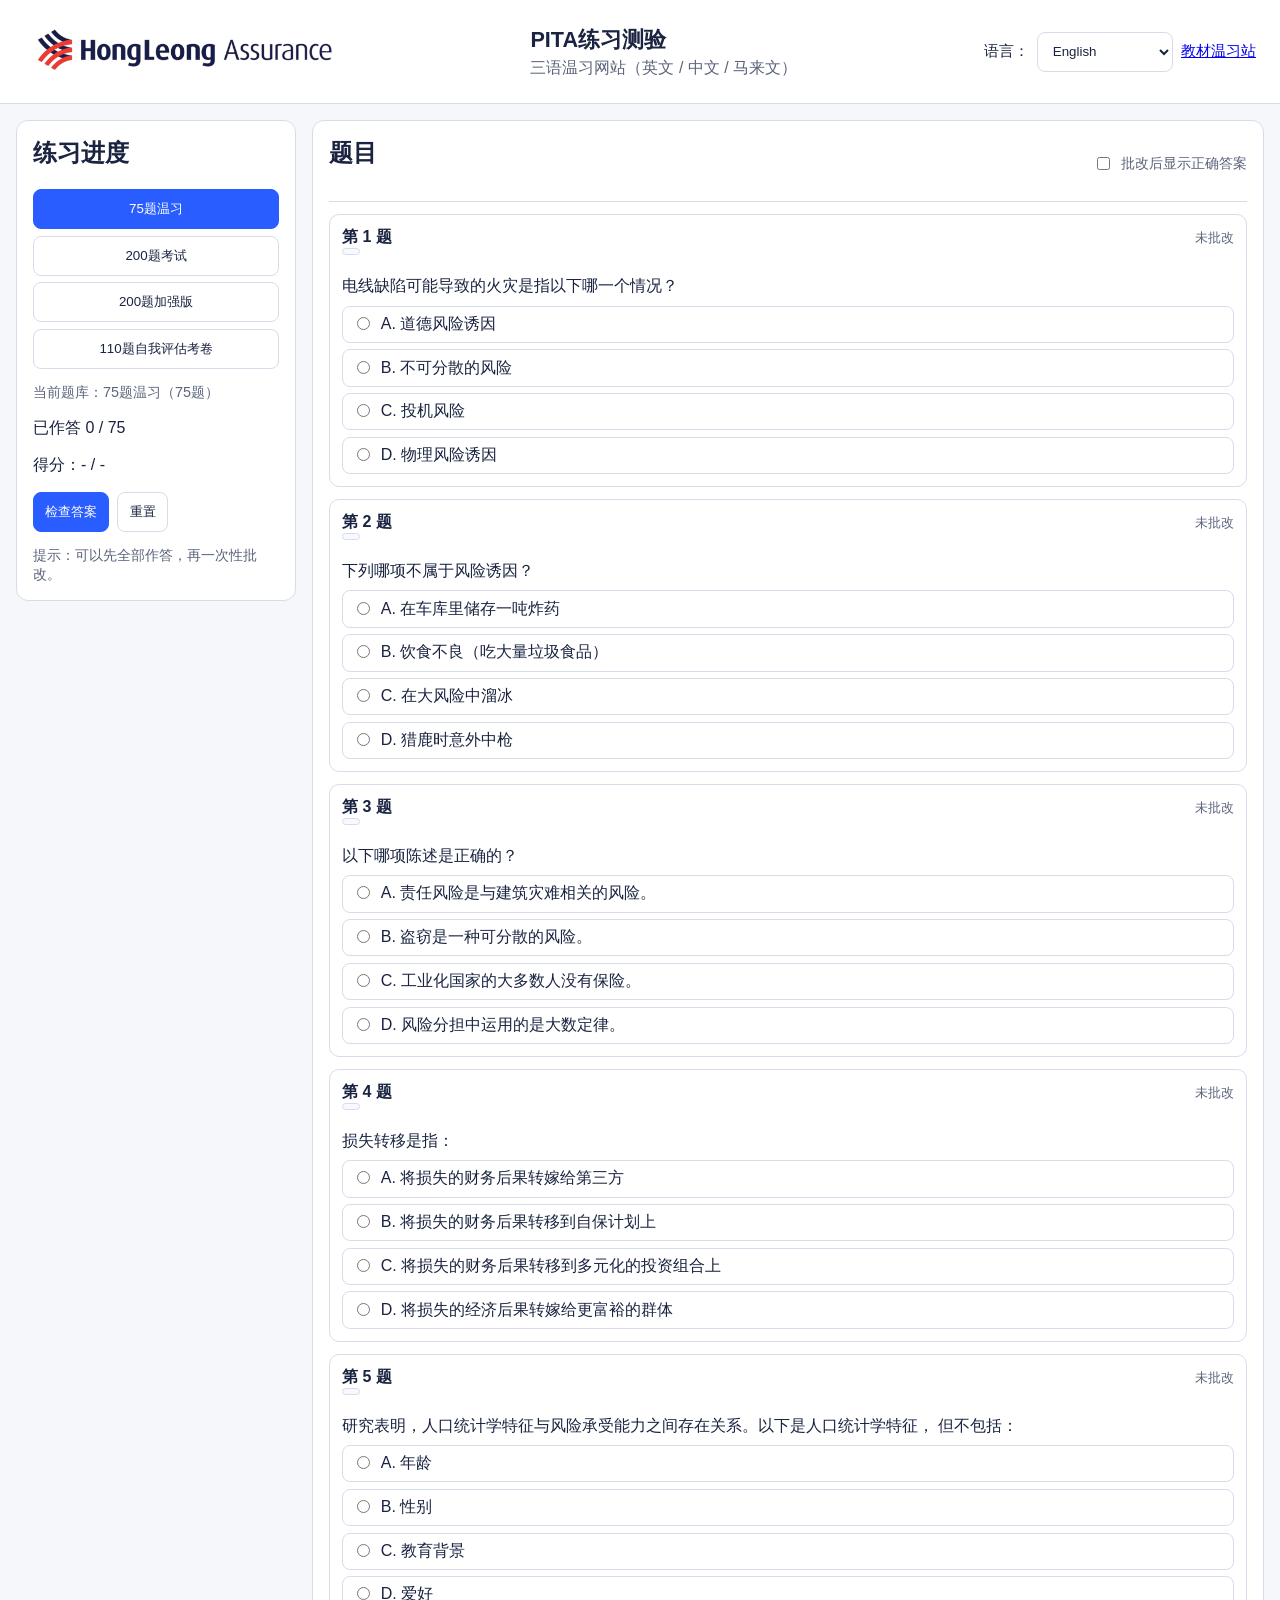
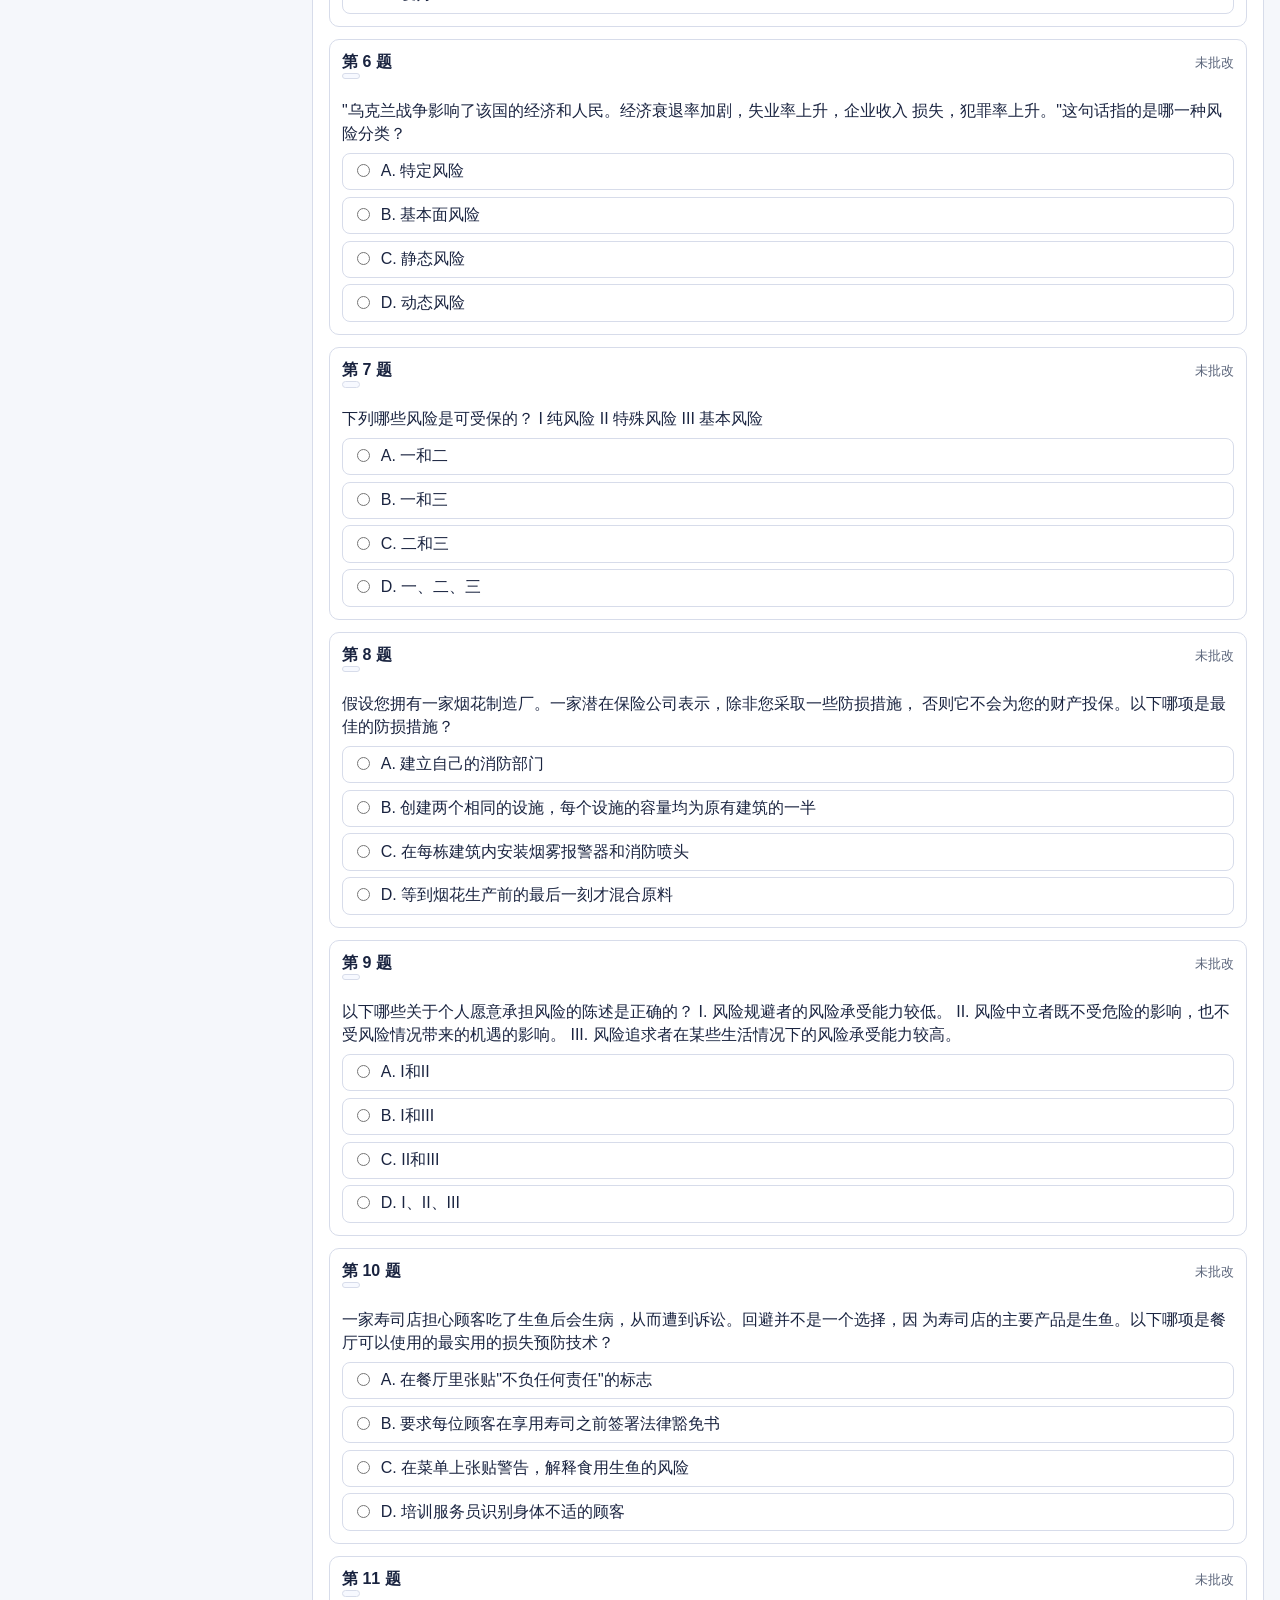
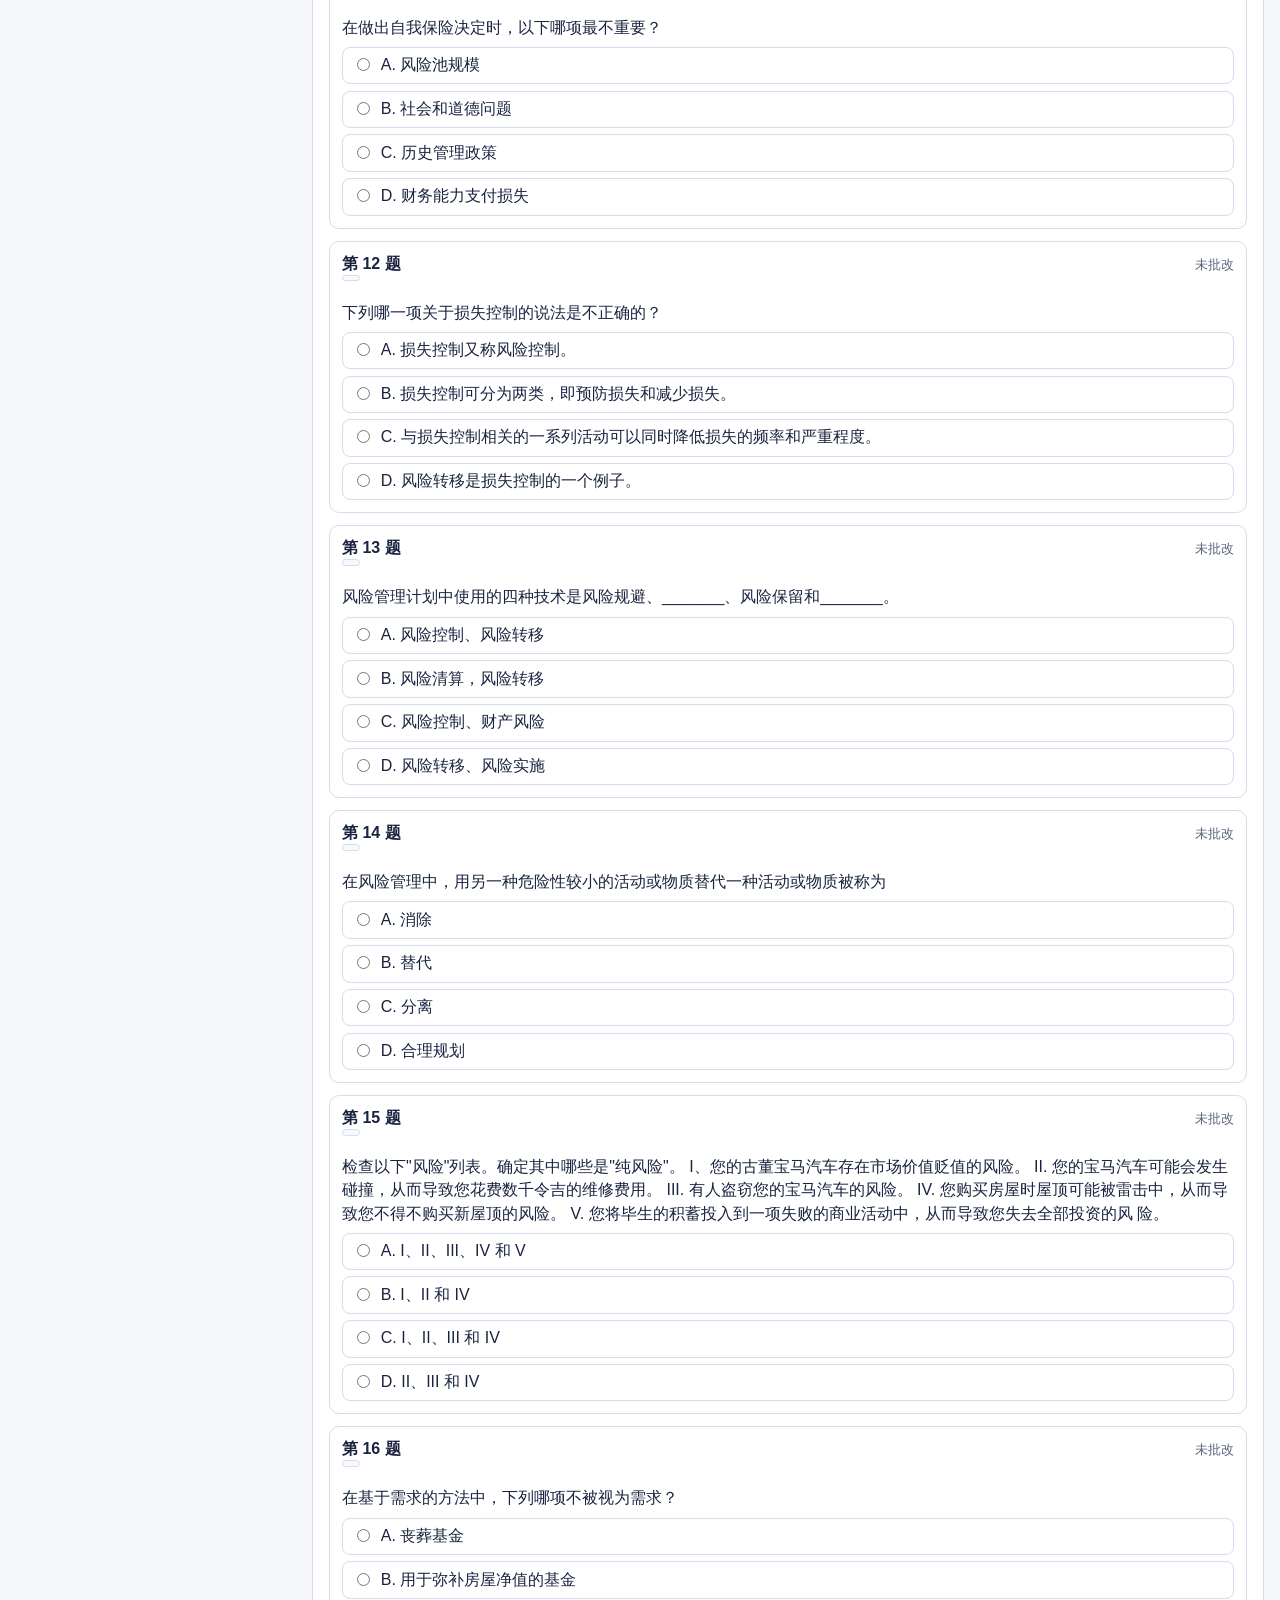
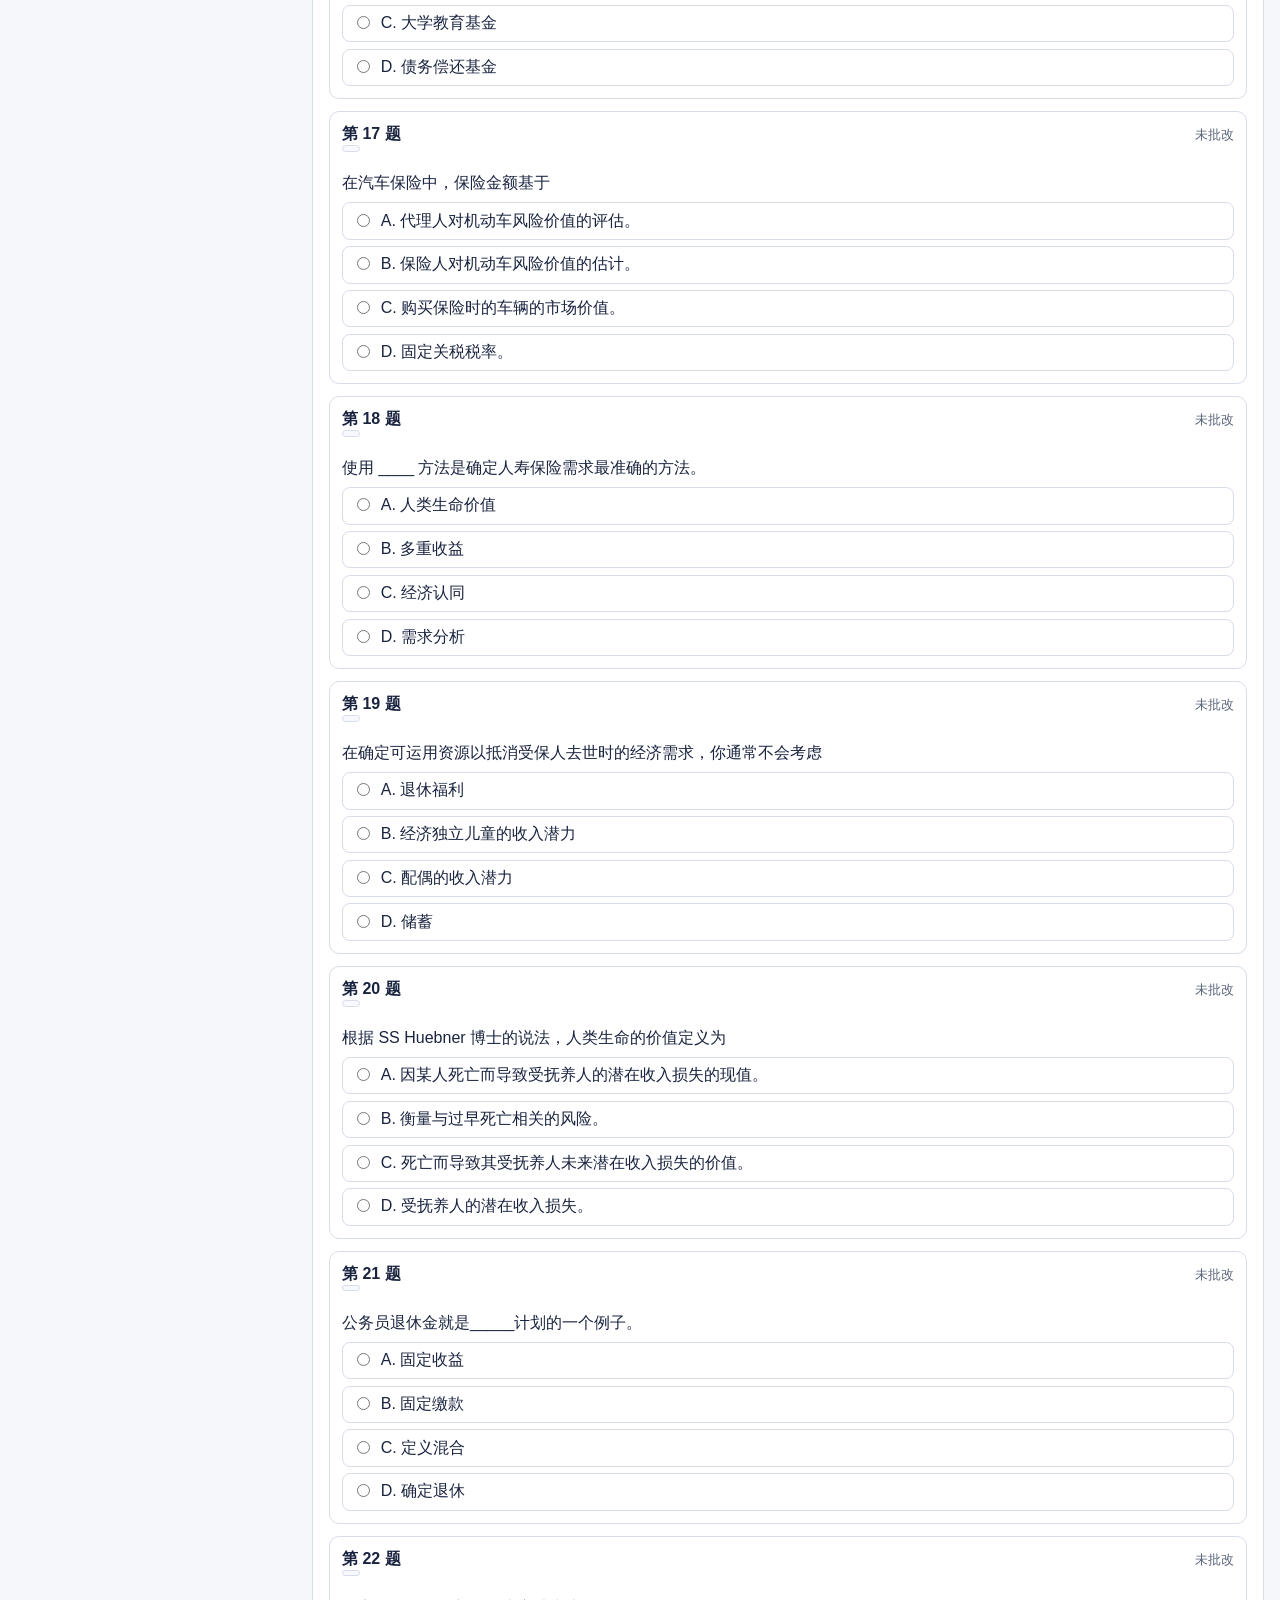
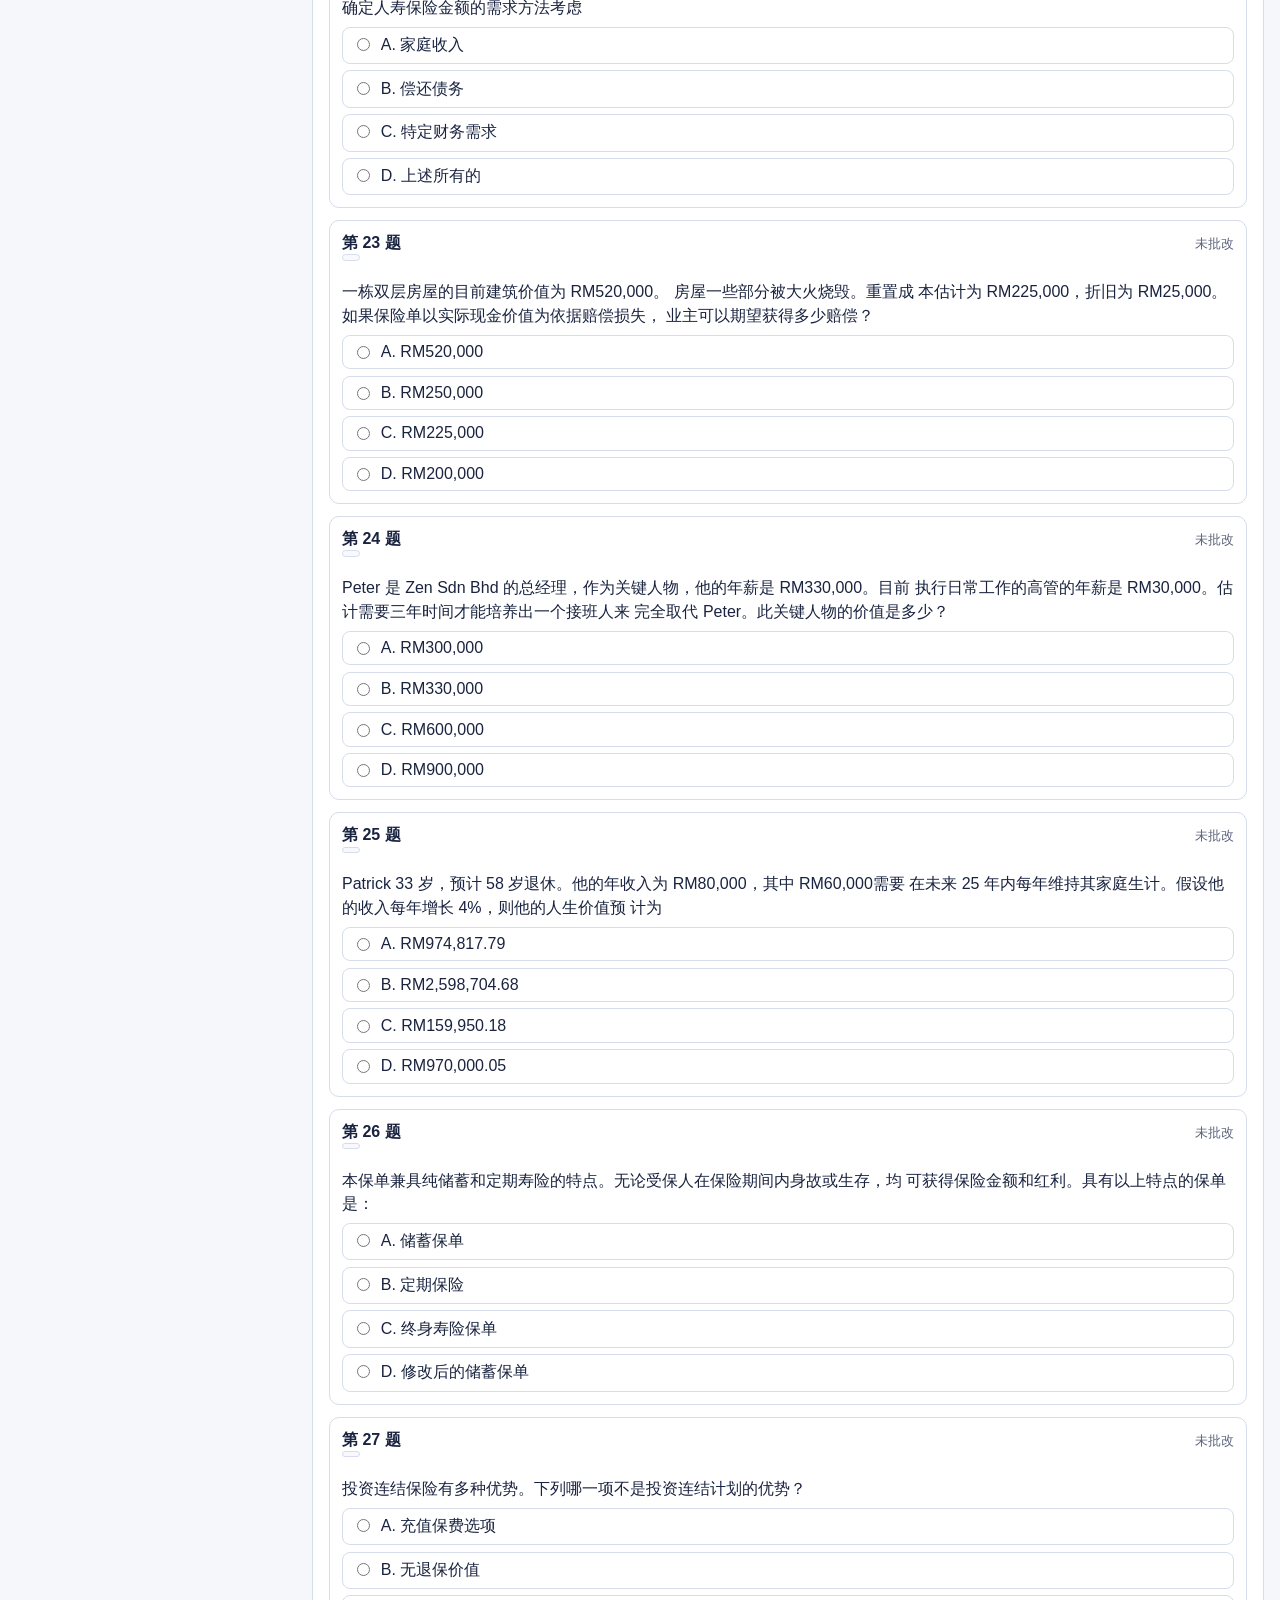
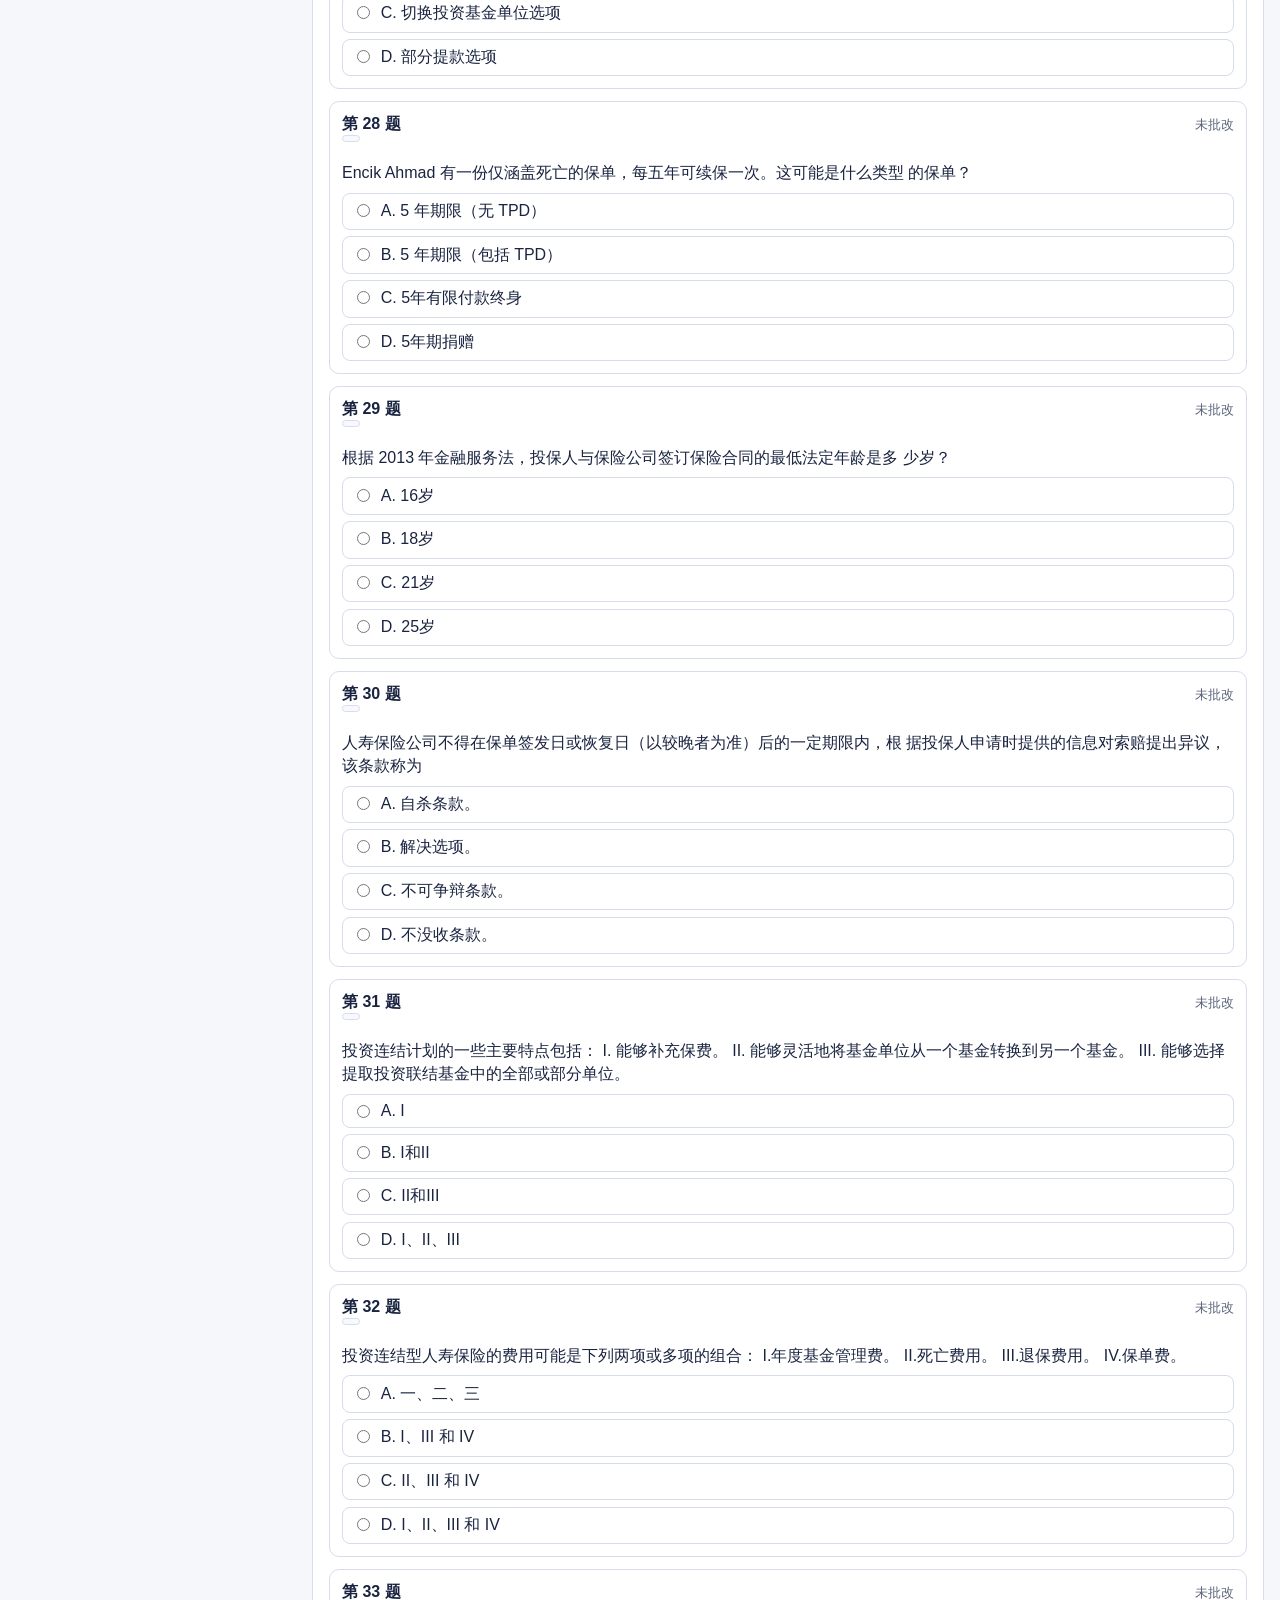
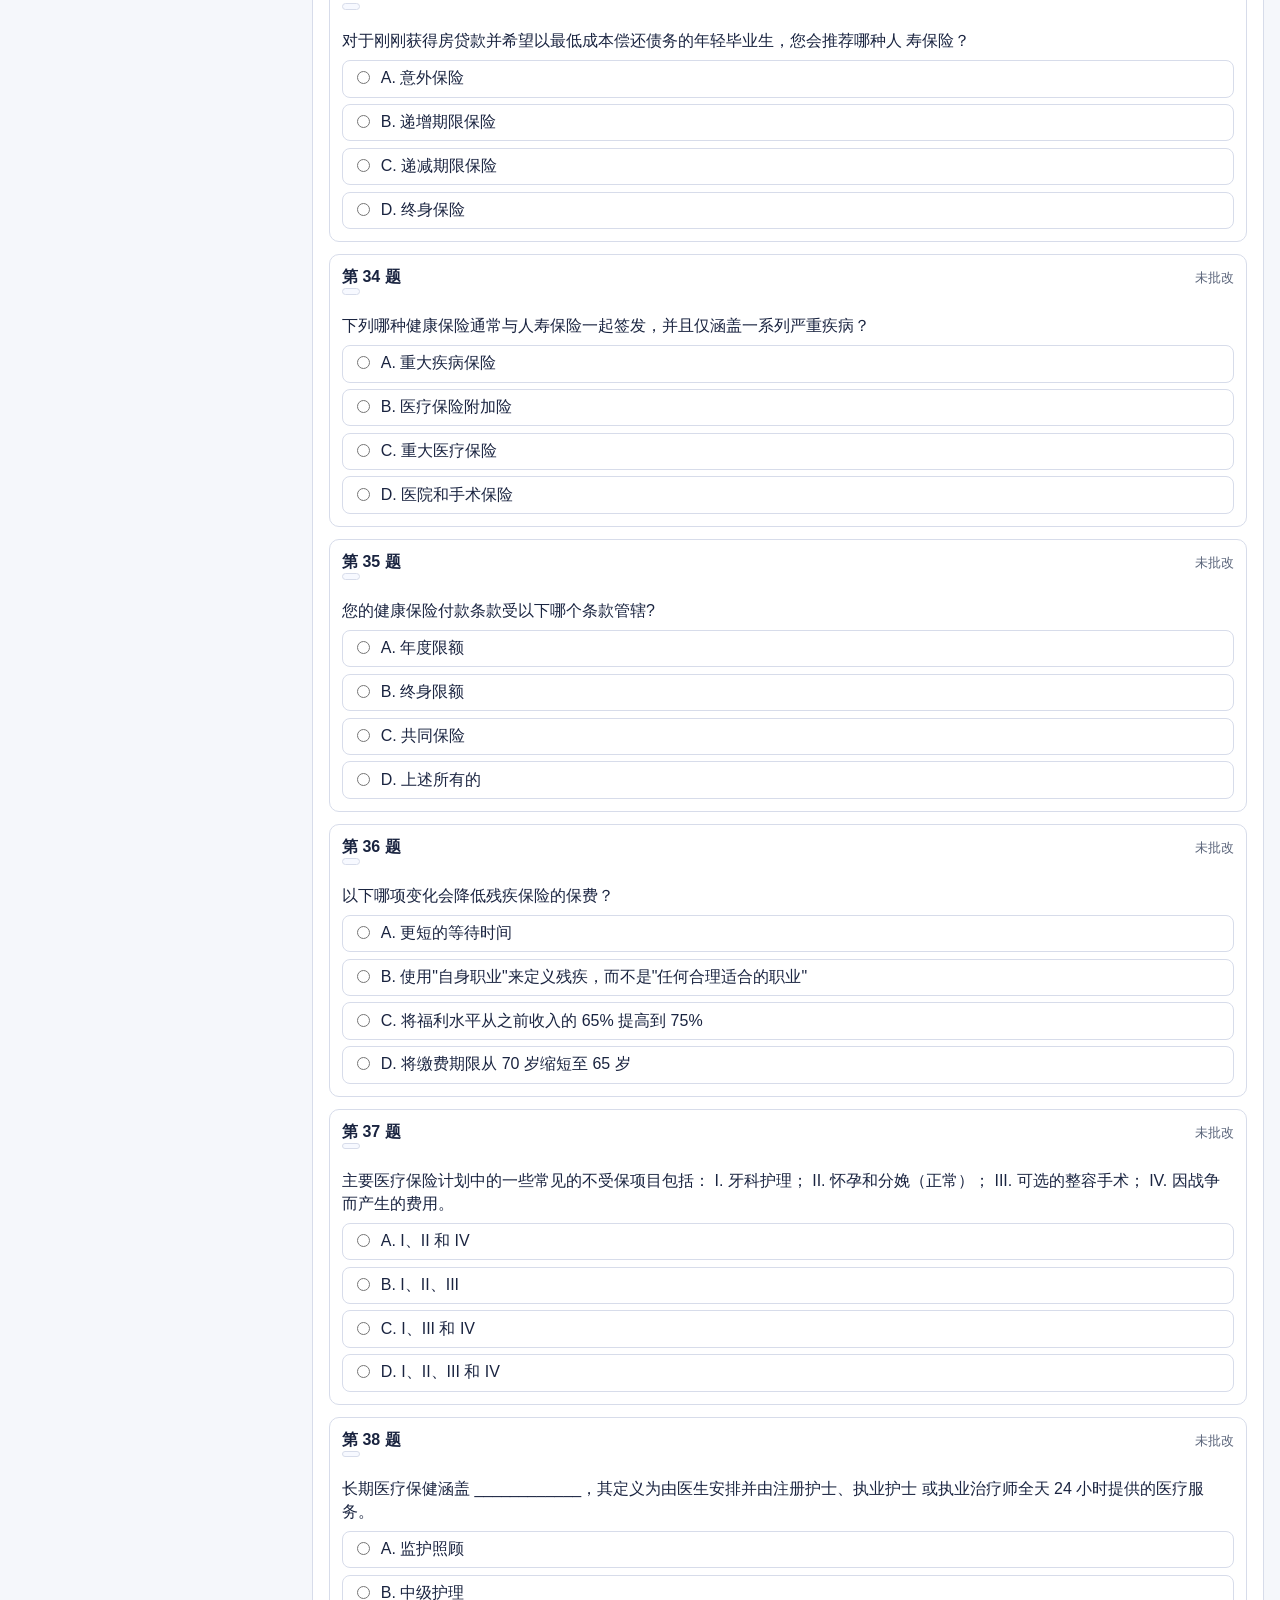
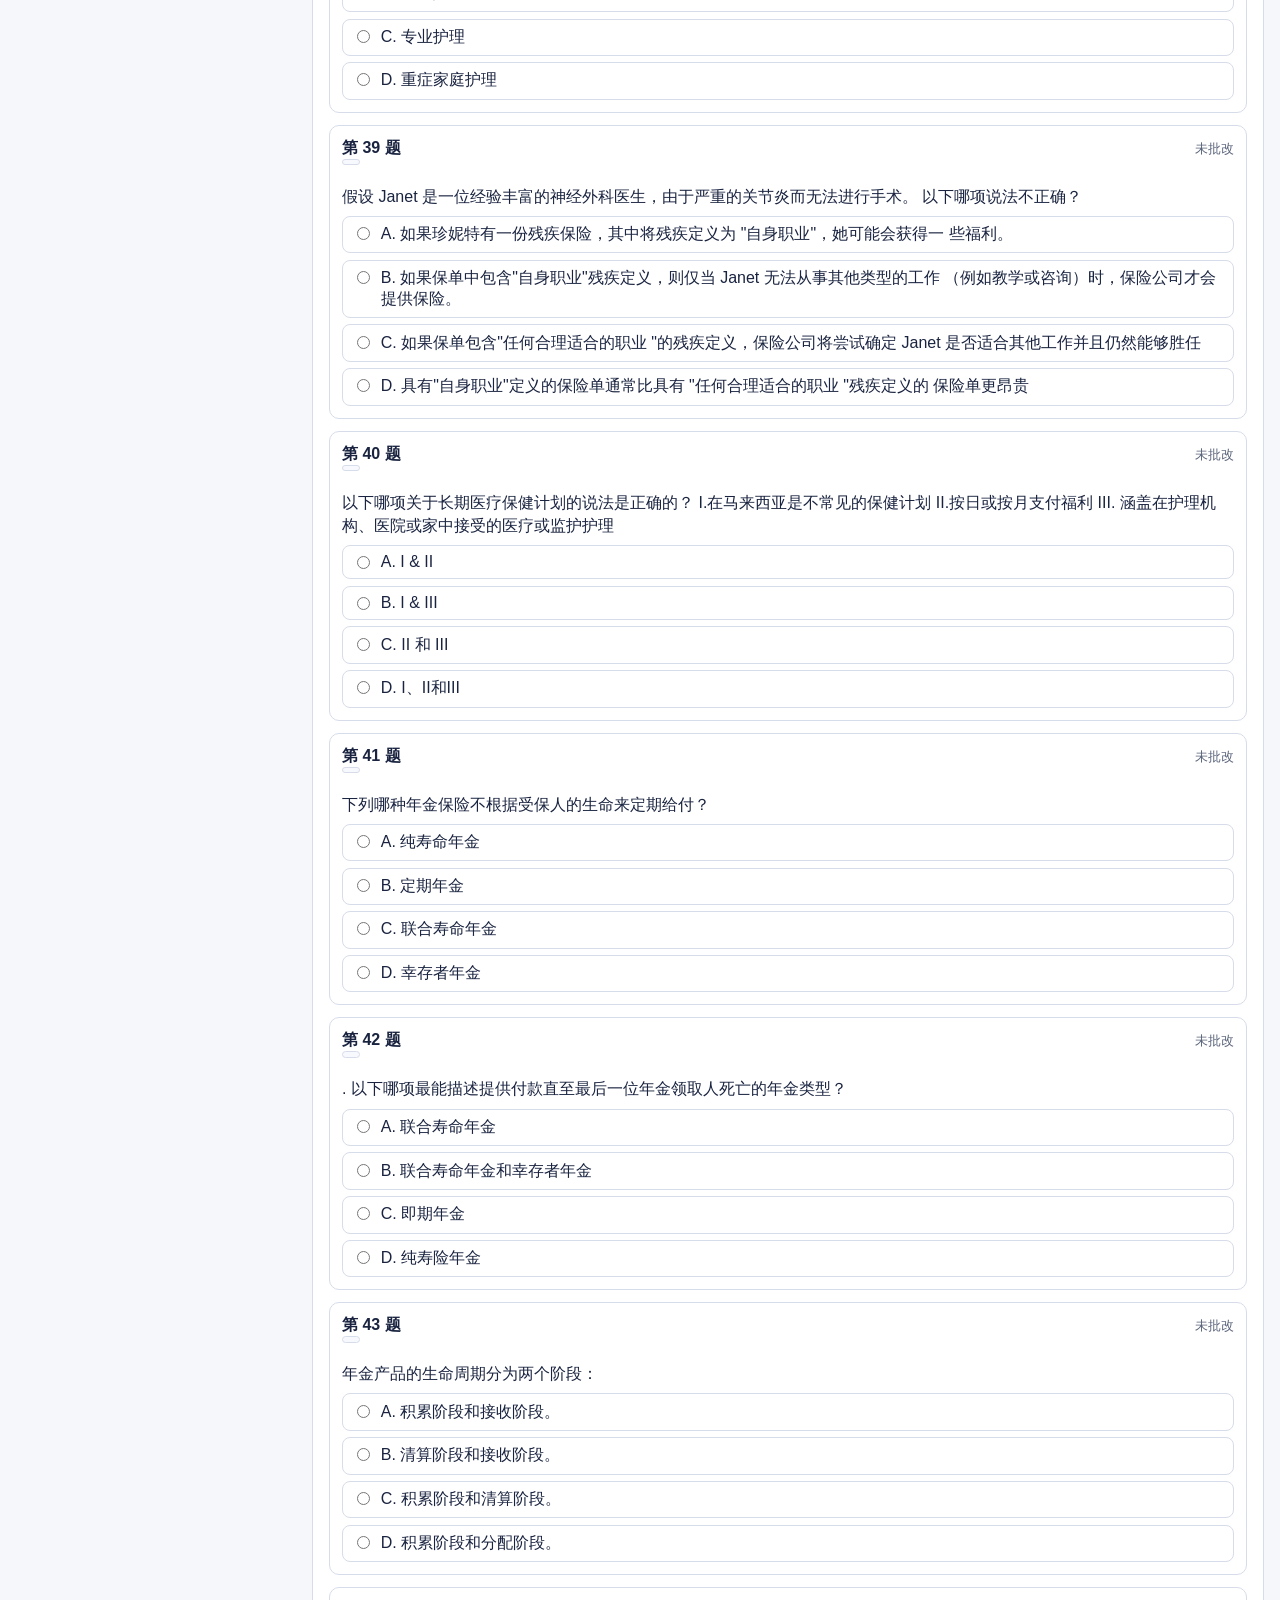
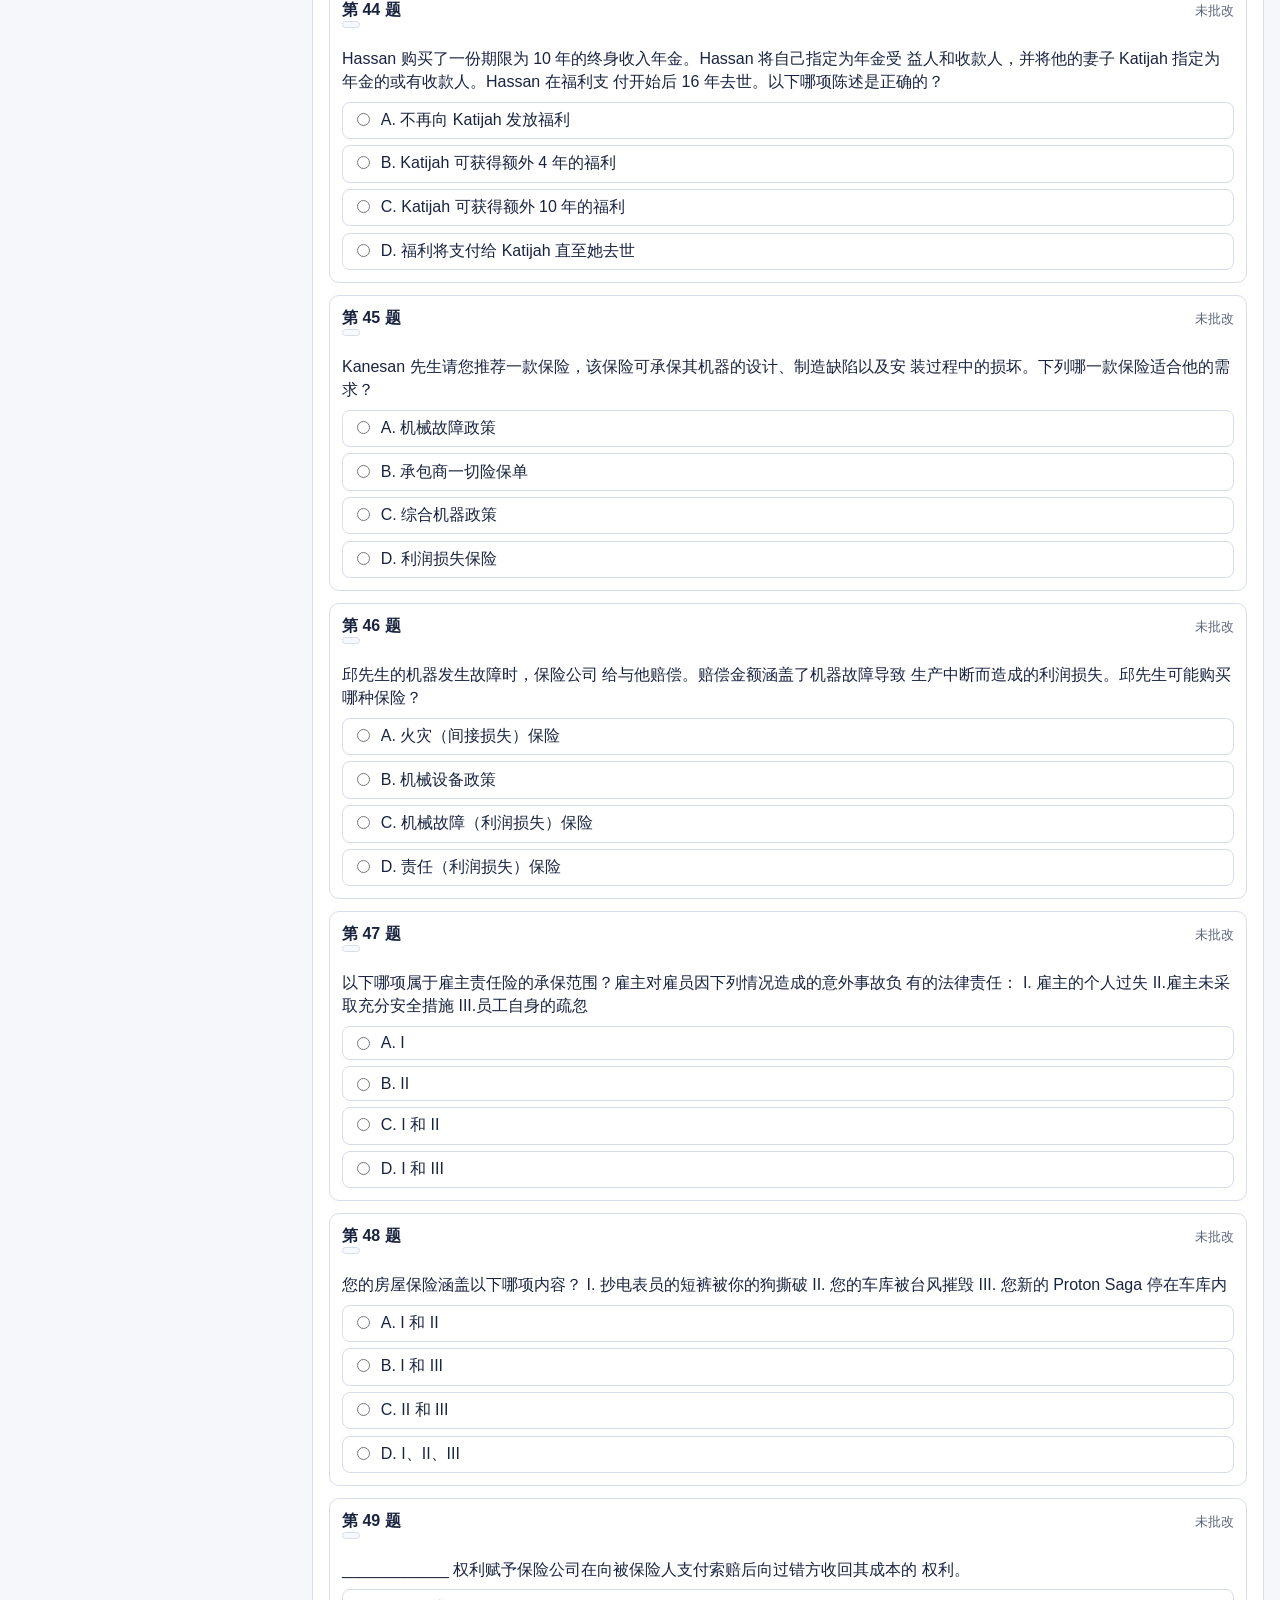
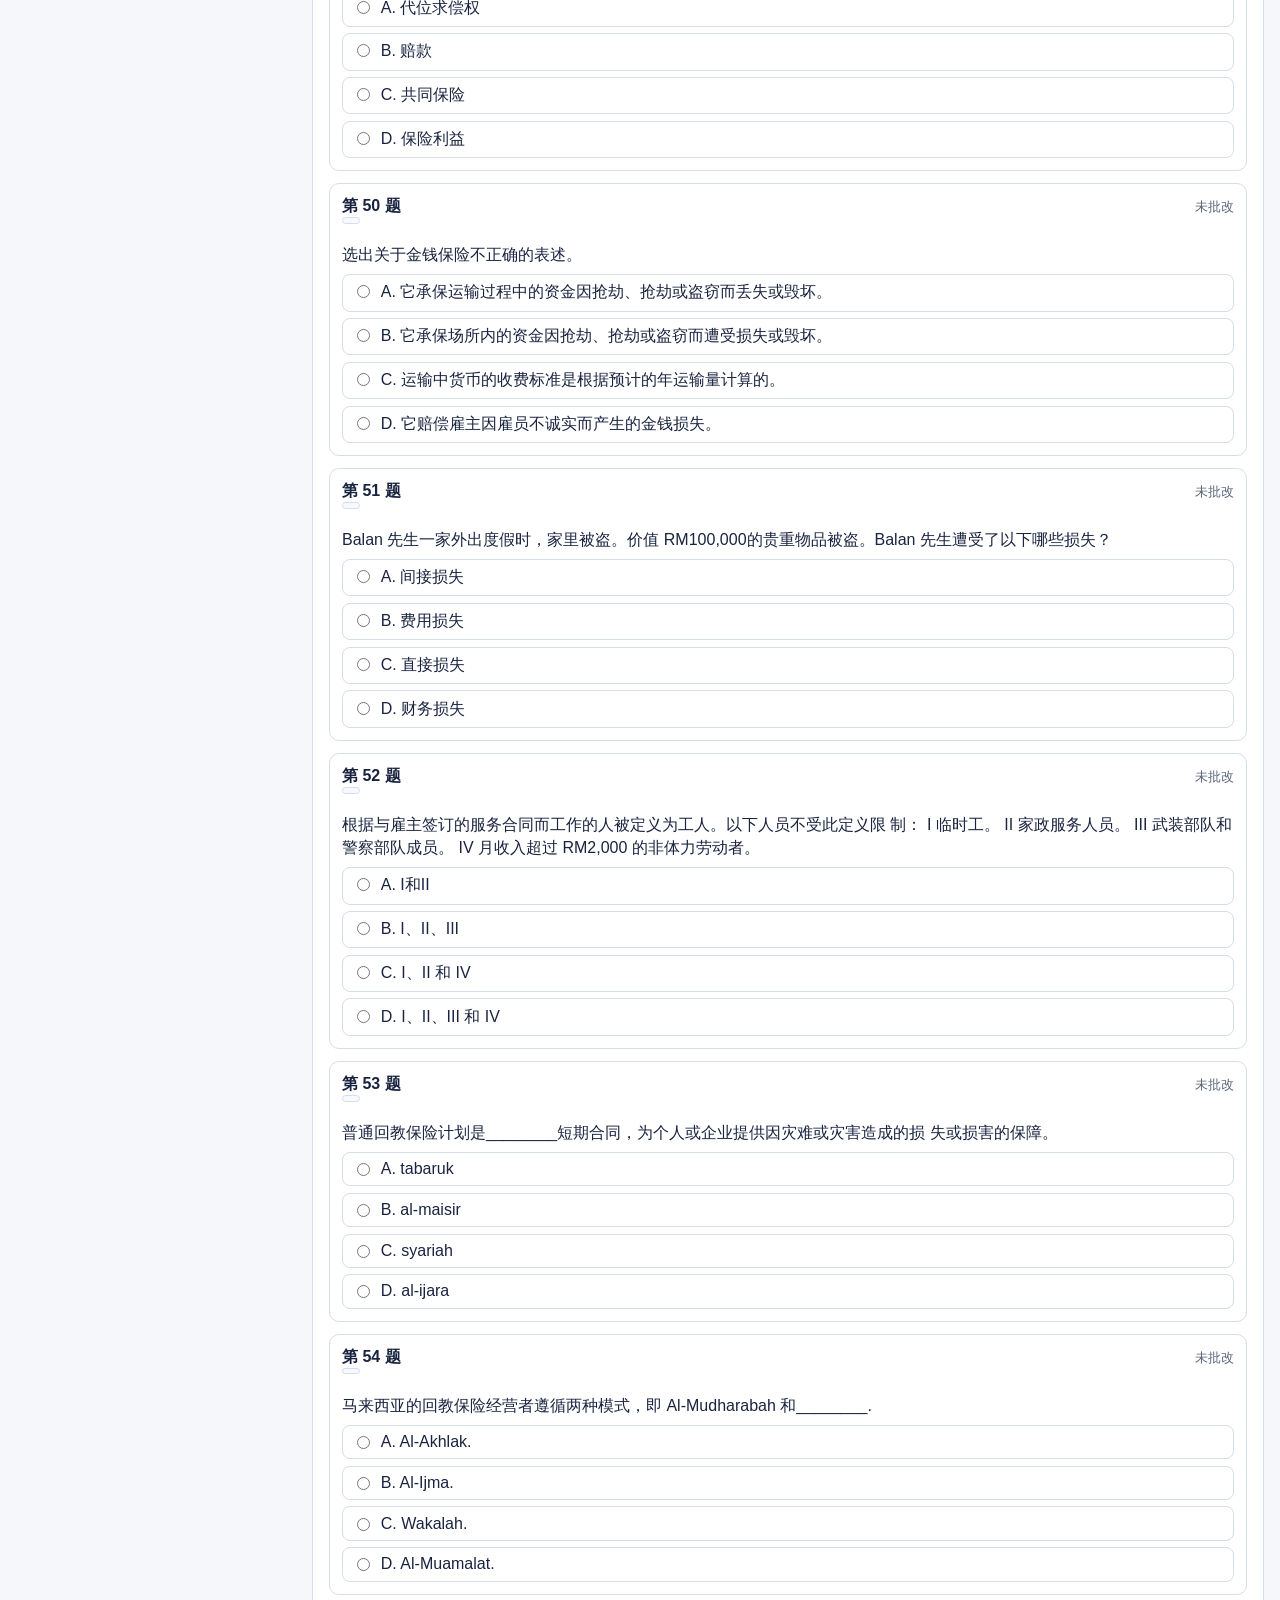
<file: index.html>
<!doctype html>
<html lang="en">
  <head>
    <meta charset="UTF-8" />
    <meta name="viewport" content="width=device-width, initial-scale=1.0" />
    <title>PITA练习测验</title>
    <link rel="icon" type="image/png" href="./branding/favicon/favicon.png?v=2" />
    <link rel="shortcut icon" href="./branding/favicon/favicon.png?v=2" />
    <link rel="stylesheet" href="./styles.css" />
  </head>
  <body>
    <header class="app-header">
      <div class="brand-block">
        <img src="./branding/logo/header-logo.png" alt="HongLeong Assurance" class="site-logo" />
      </div>
      <div>
        <h1 id="app-title">PITA练习测验</h1>
        <p id="app-subtitle">
          Trilingual revision website (English / 中文 / Bahasa Melayu)
        </p>
      </div>
      <div class="language-controls">
        <label for="language-select" id="language-label">Language:</label>
        <select id="language-select">
          <option value="en">English</option>
          <option value="zh">中文</option>
          <option value="ms">Bahasa Melayu</option>
        </select>
        <a href="./tutorial-review.html">教材温习站</a>
      </div>
    </header>

    <main class="layout">
      <aside class="panel summary-panel">
        <h2 id="summary-title">Progress</h2>
        <div class="mode-buttons" id="dataset-buttons">
          <button id="dataset-btn-75" type="button" class="secondary">75题温习</button>
          <button id="dataset-btn-200" type="button" class="secondary">200题考试</button>
          <button id="dataset-btn-200-hard" type="button" class="secondary">200题加强版</button>
          <button id="dataset-btn-400-tri" type="button" class="secondary">110题自我评估考卷</button>
        </div>
        <p id="dataset-hint" class="helper"></p>
        <p id="summary-status">Answered 0 / 75</p>
        <p id="summary-score">Score: 0</p>
        <div class="actions">
          <button id="check-btn" type="button">Check answers</button>
          <button id="reset-btn" type="button" class="secondary">Reset</button>
        </div>
        <p class="helper" id="summary-helper">
          Tip: You can answer first, then check all at once.
        </p>
      </aside>

      <section class="panel quiz-panel">
        <div class="quiz-toolbar">
          <h2 id="quiz-title">Questions</h2>
          <label class="toggle">
            <input id="show-answer-toggle" type="checkbox" />
            <span id="show-answer-label">Show correct answer after checking</span>
          </label>
        </div>
        <div id="question-list" class="question-list"></div>
      </section>
    </main>

    <template id="question-template">
      <article class="question-card">
        <header class="question-header">
          <h3 class="question-number"></h3>
          <span class="result-badge"></span>
        </header>
        <p class="chapter-tag hidden question-chapter"></p>
        <p class="question-text"></p>
        <div class="options"></div>
        <p class="answer-line hidden"></p>
      </article>
    </template>

    <script src="./data/questions-data.js"></script>
    <script src="./data/mock200-trilingual-data.js"></script>
    <script src="./data/mock200-hard-trilingual-data.js"></script>
    <script src="./data/mock400-trilingual-data.js"></script>
    <script src="./app.js"></script>
  </body>
</html>
</file>
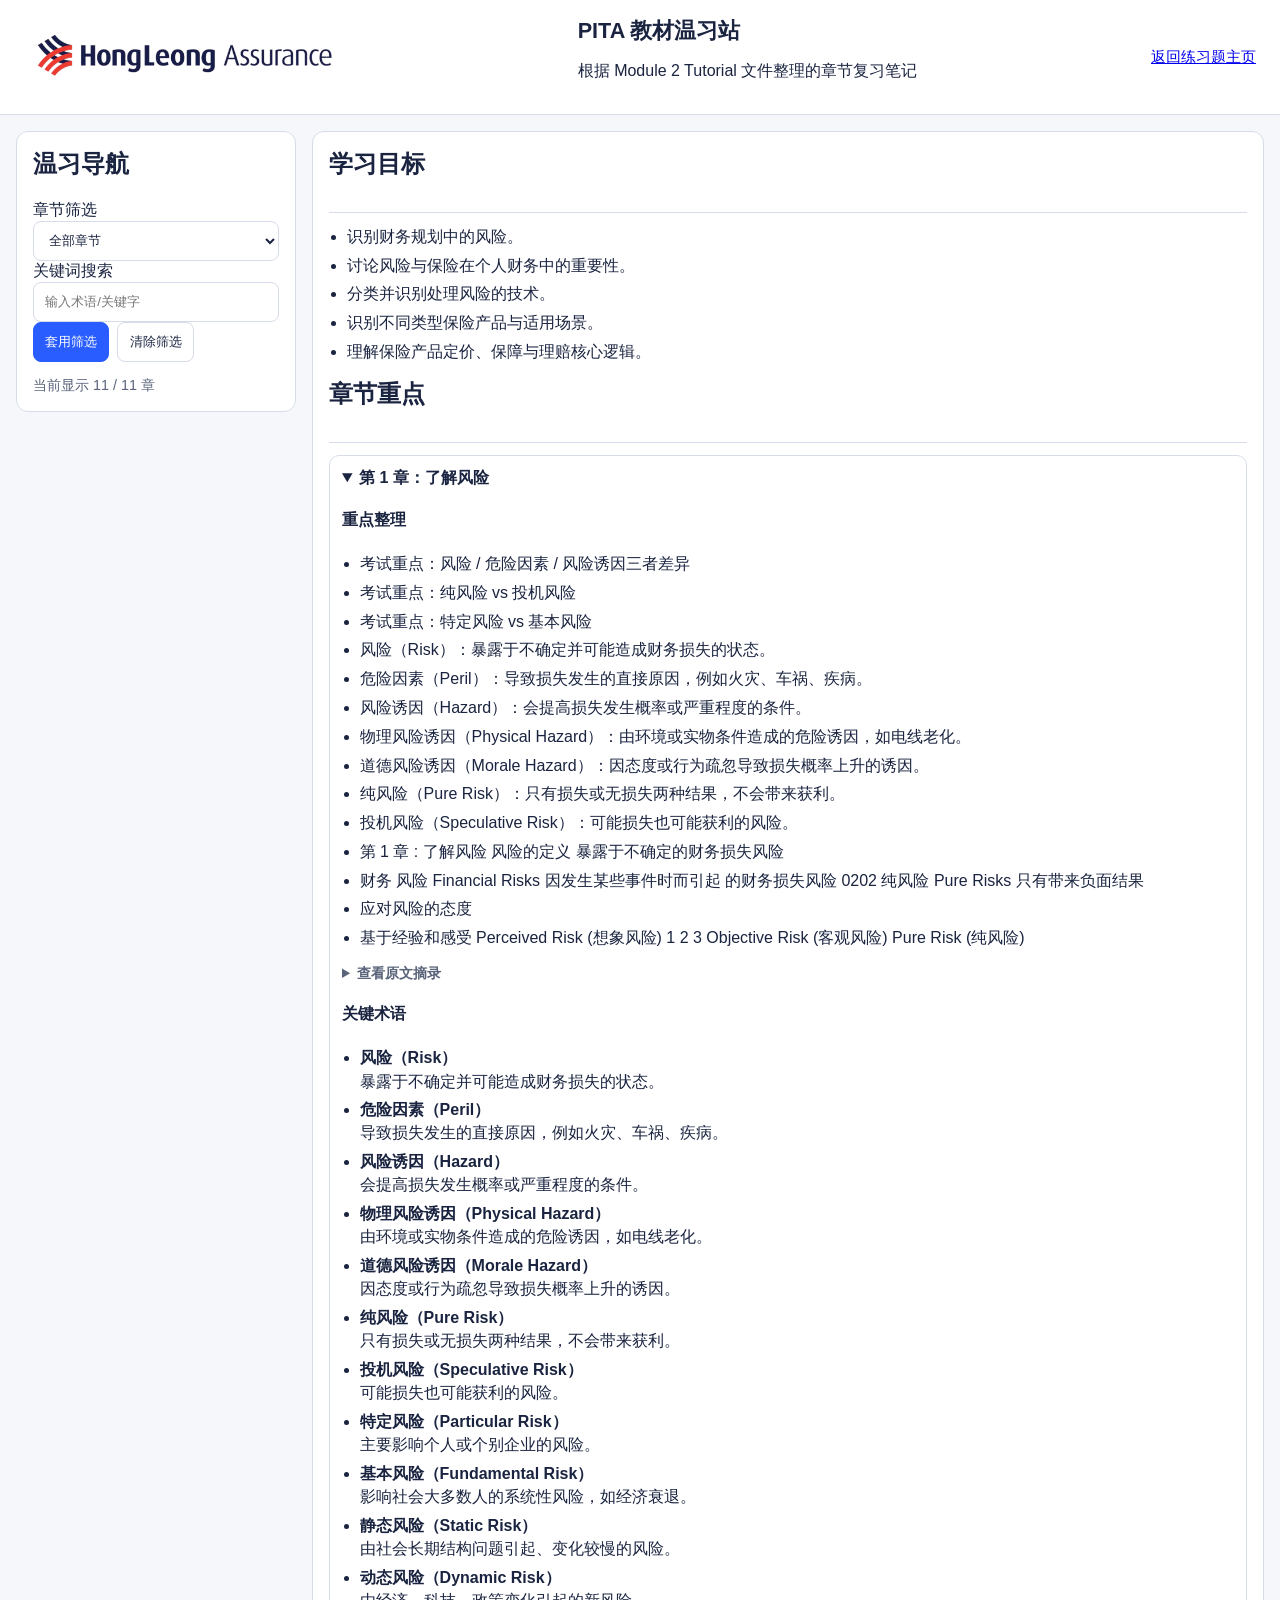
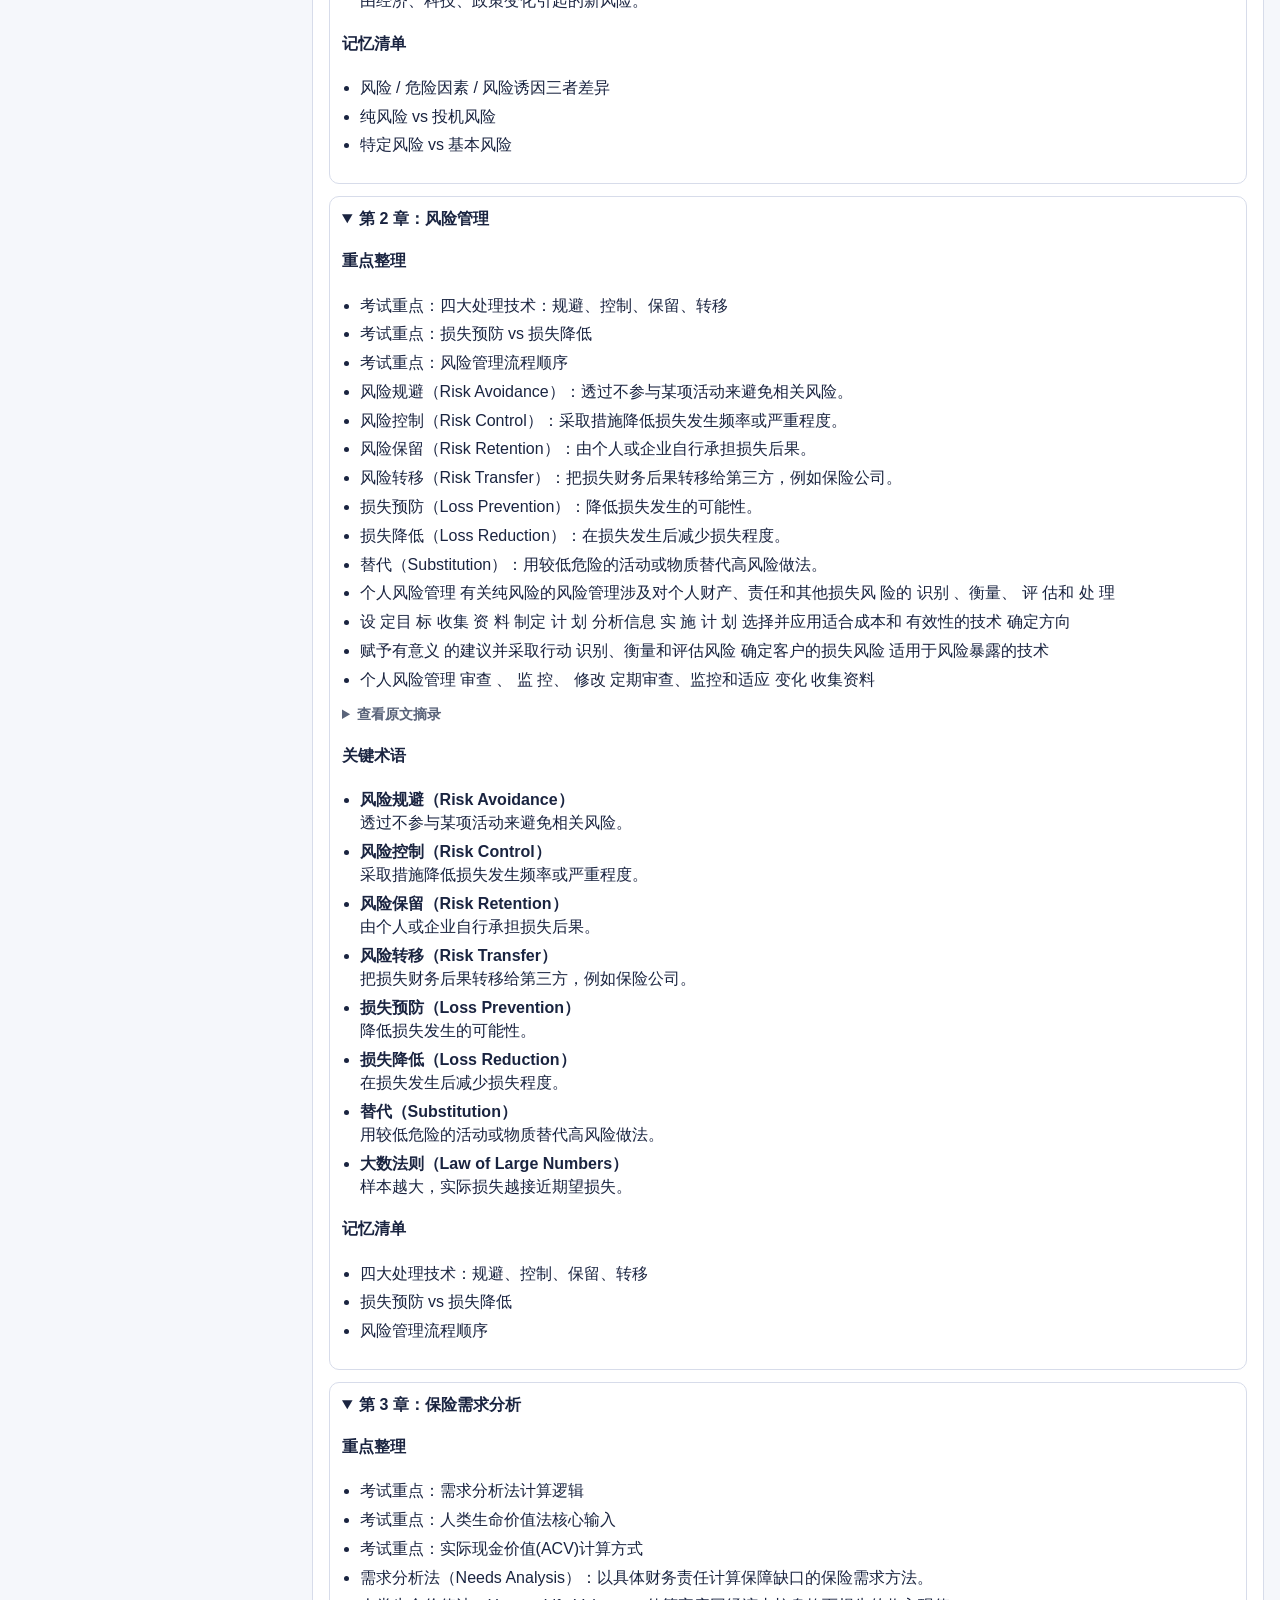
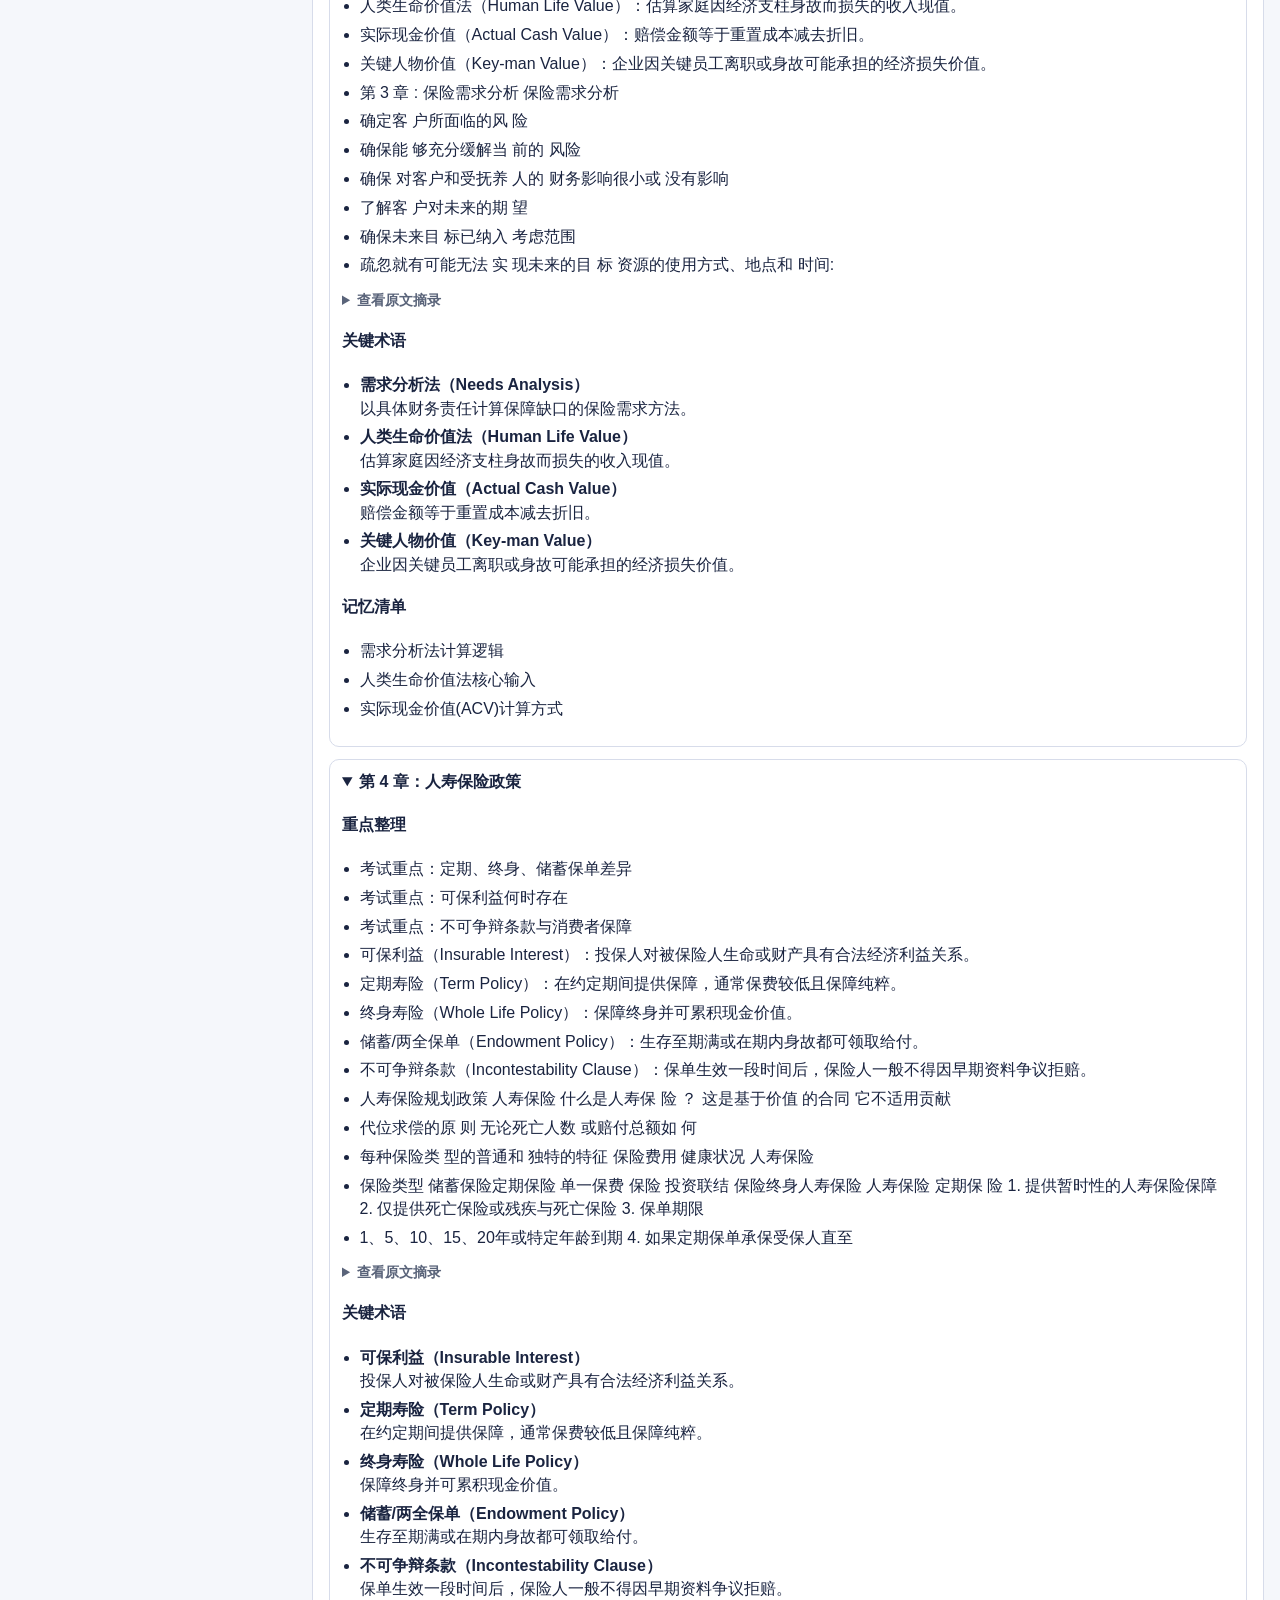
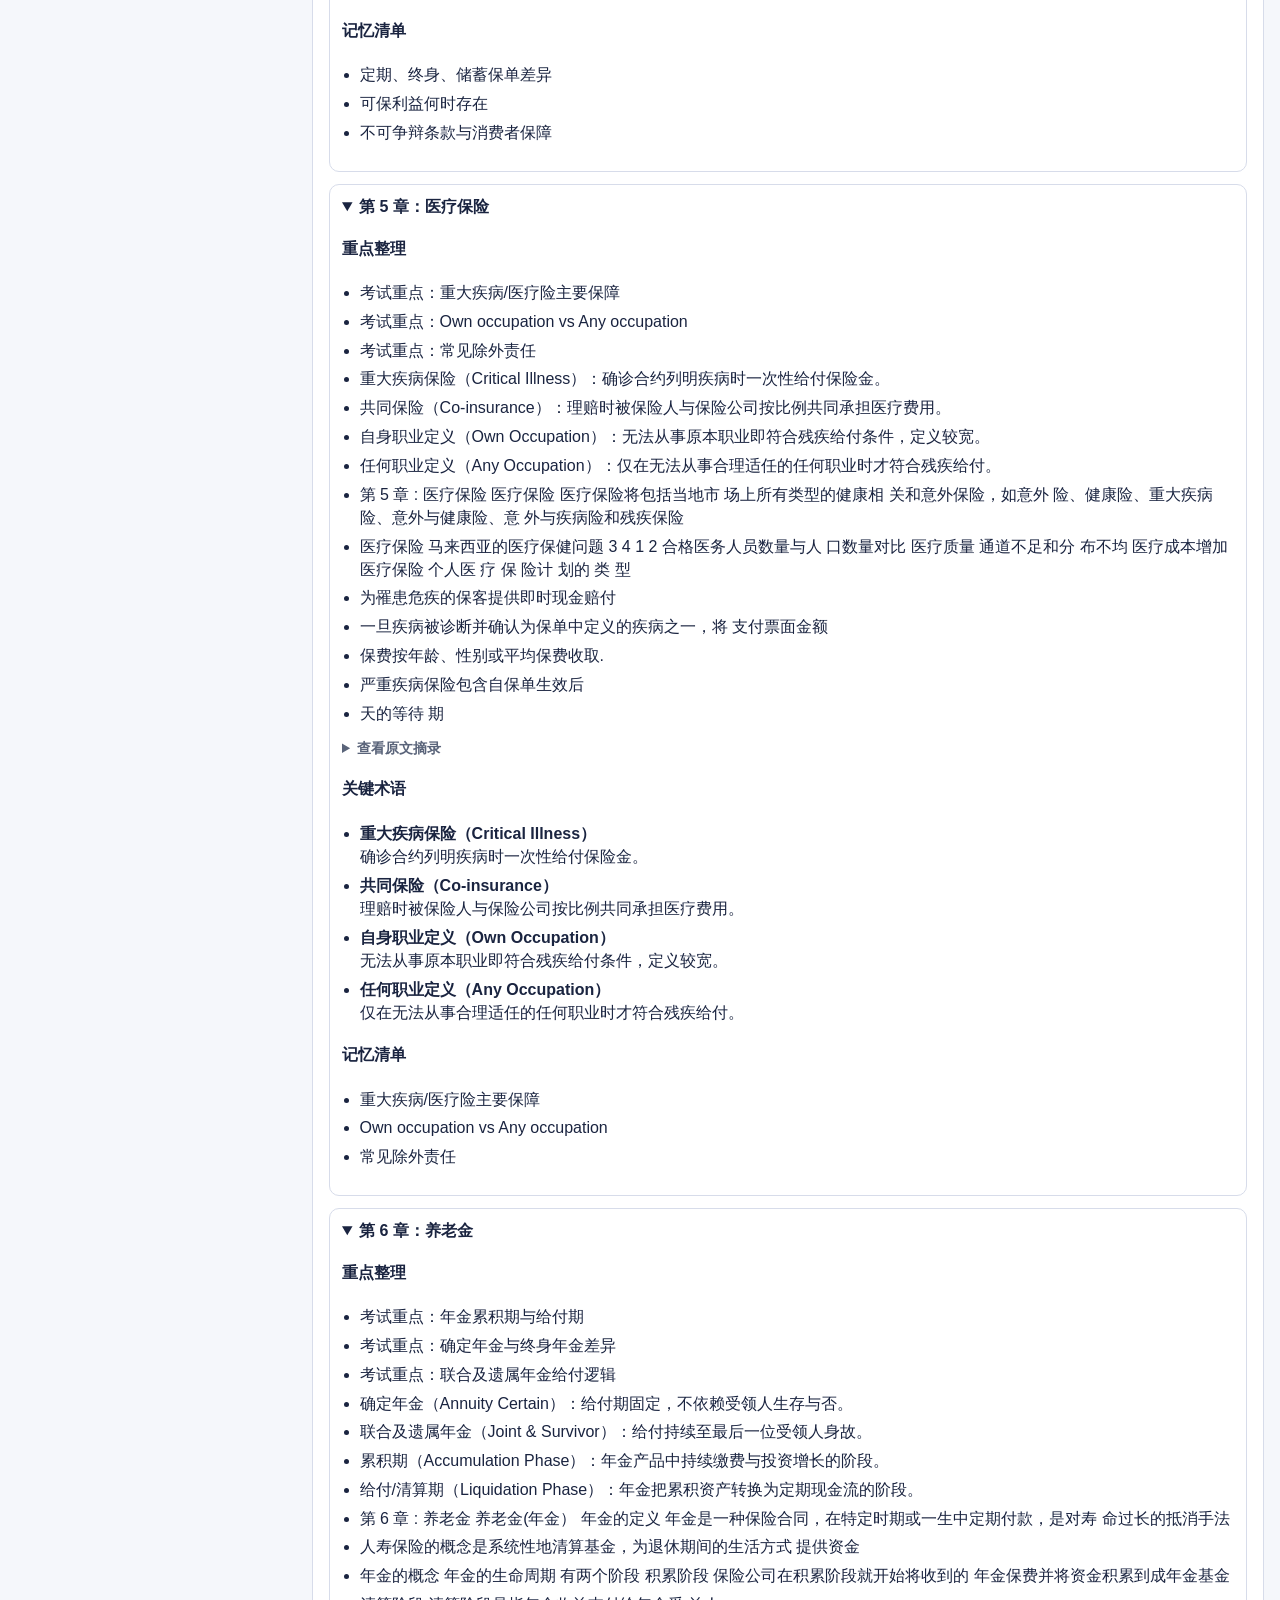
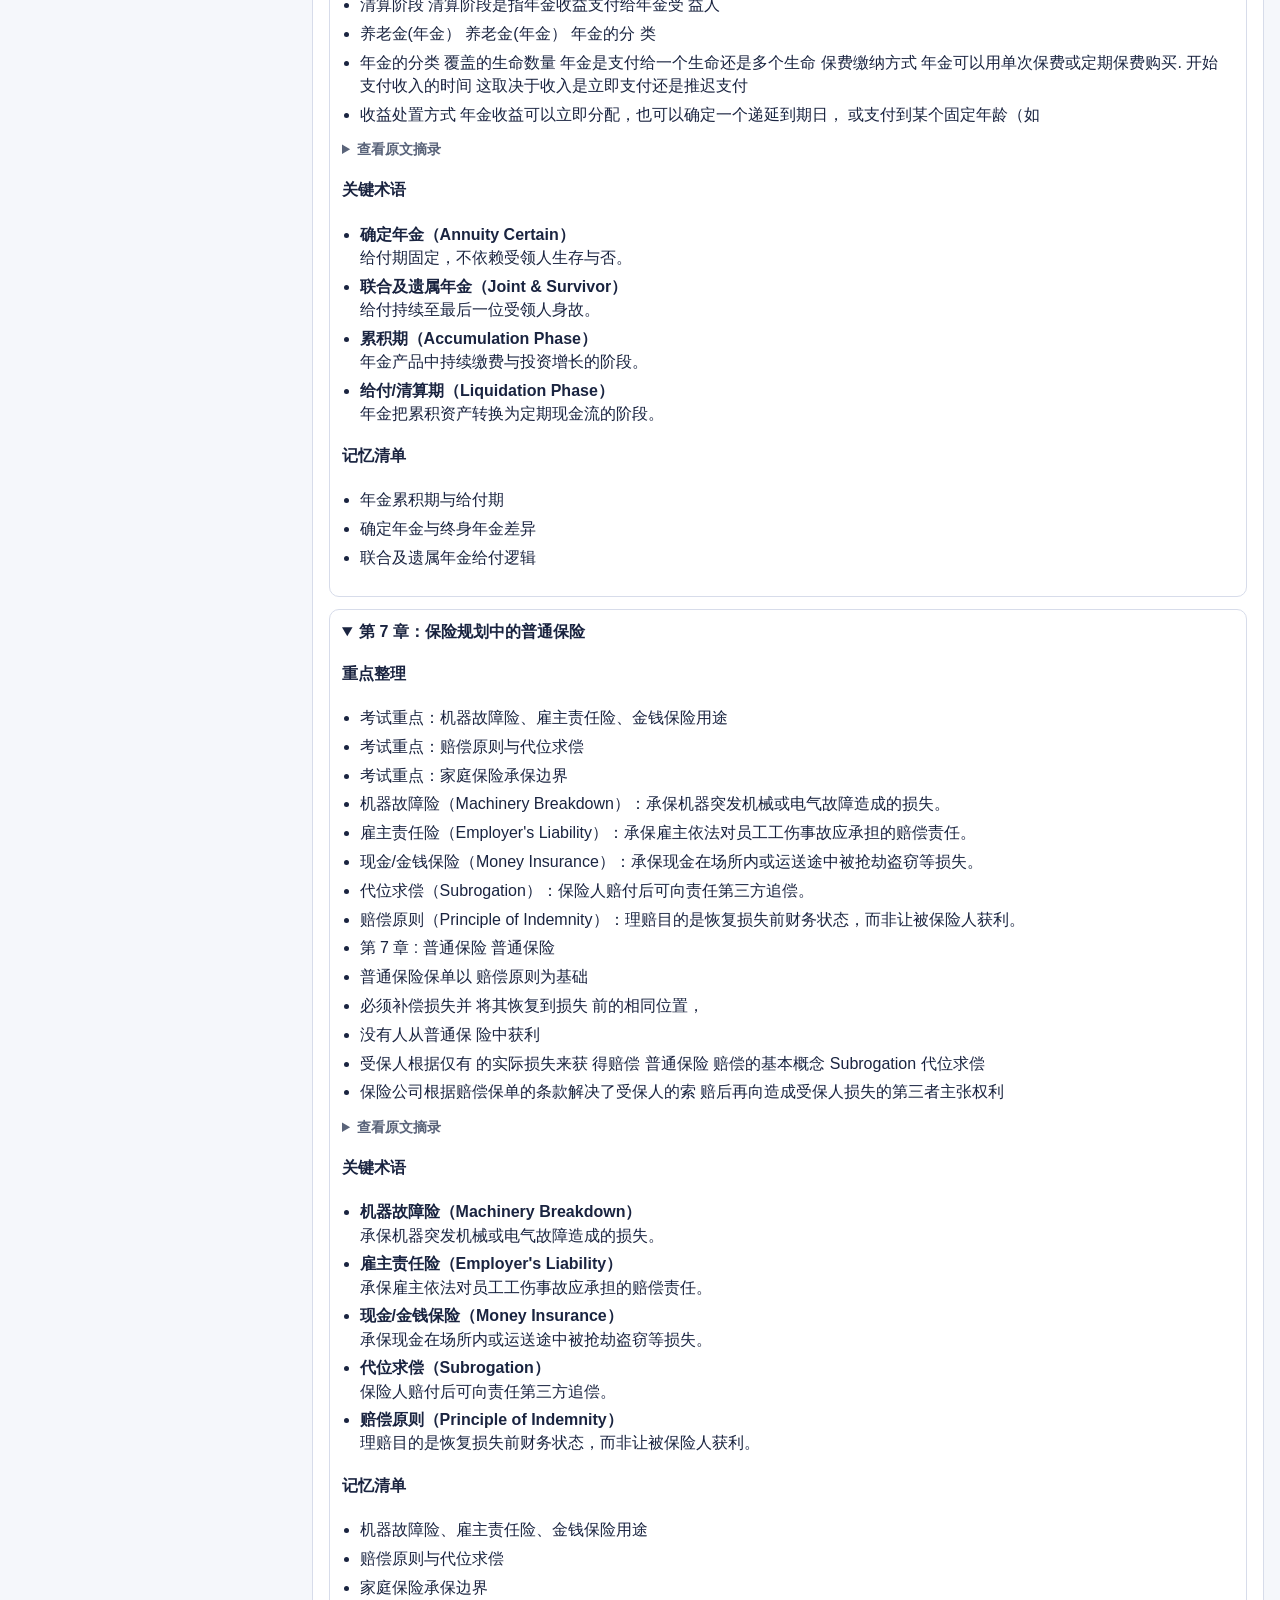
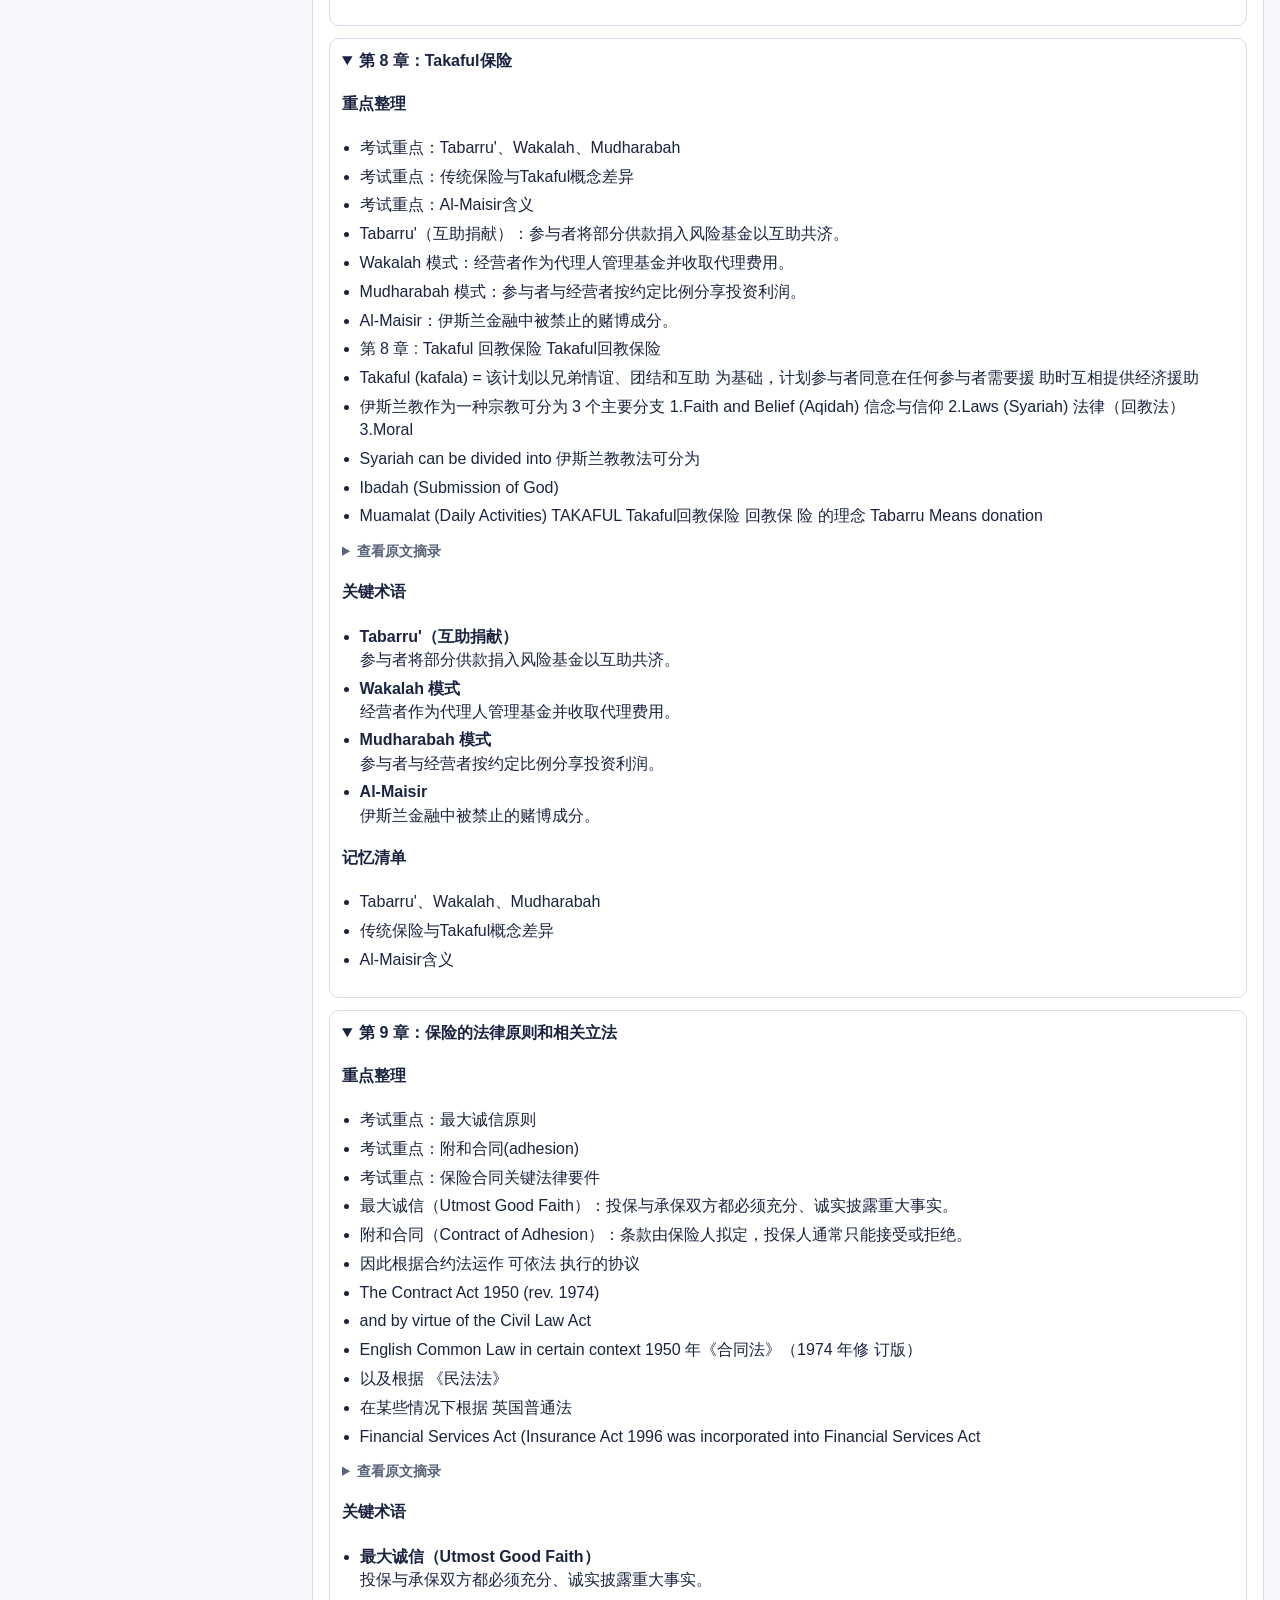
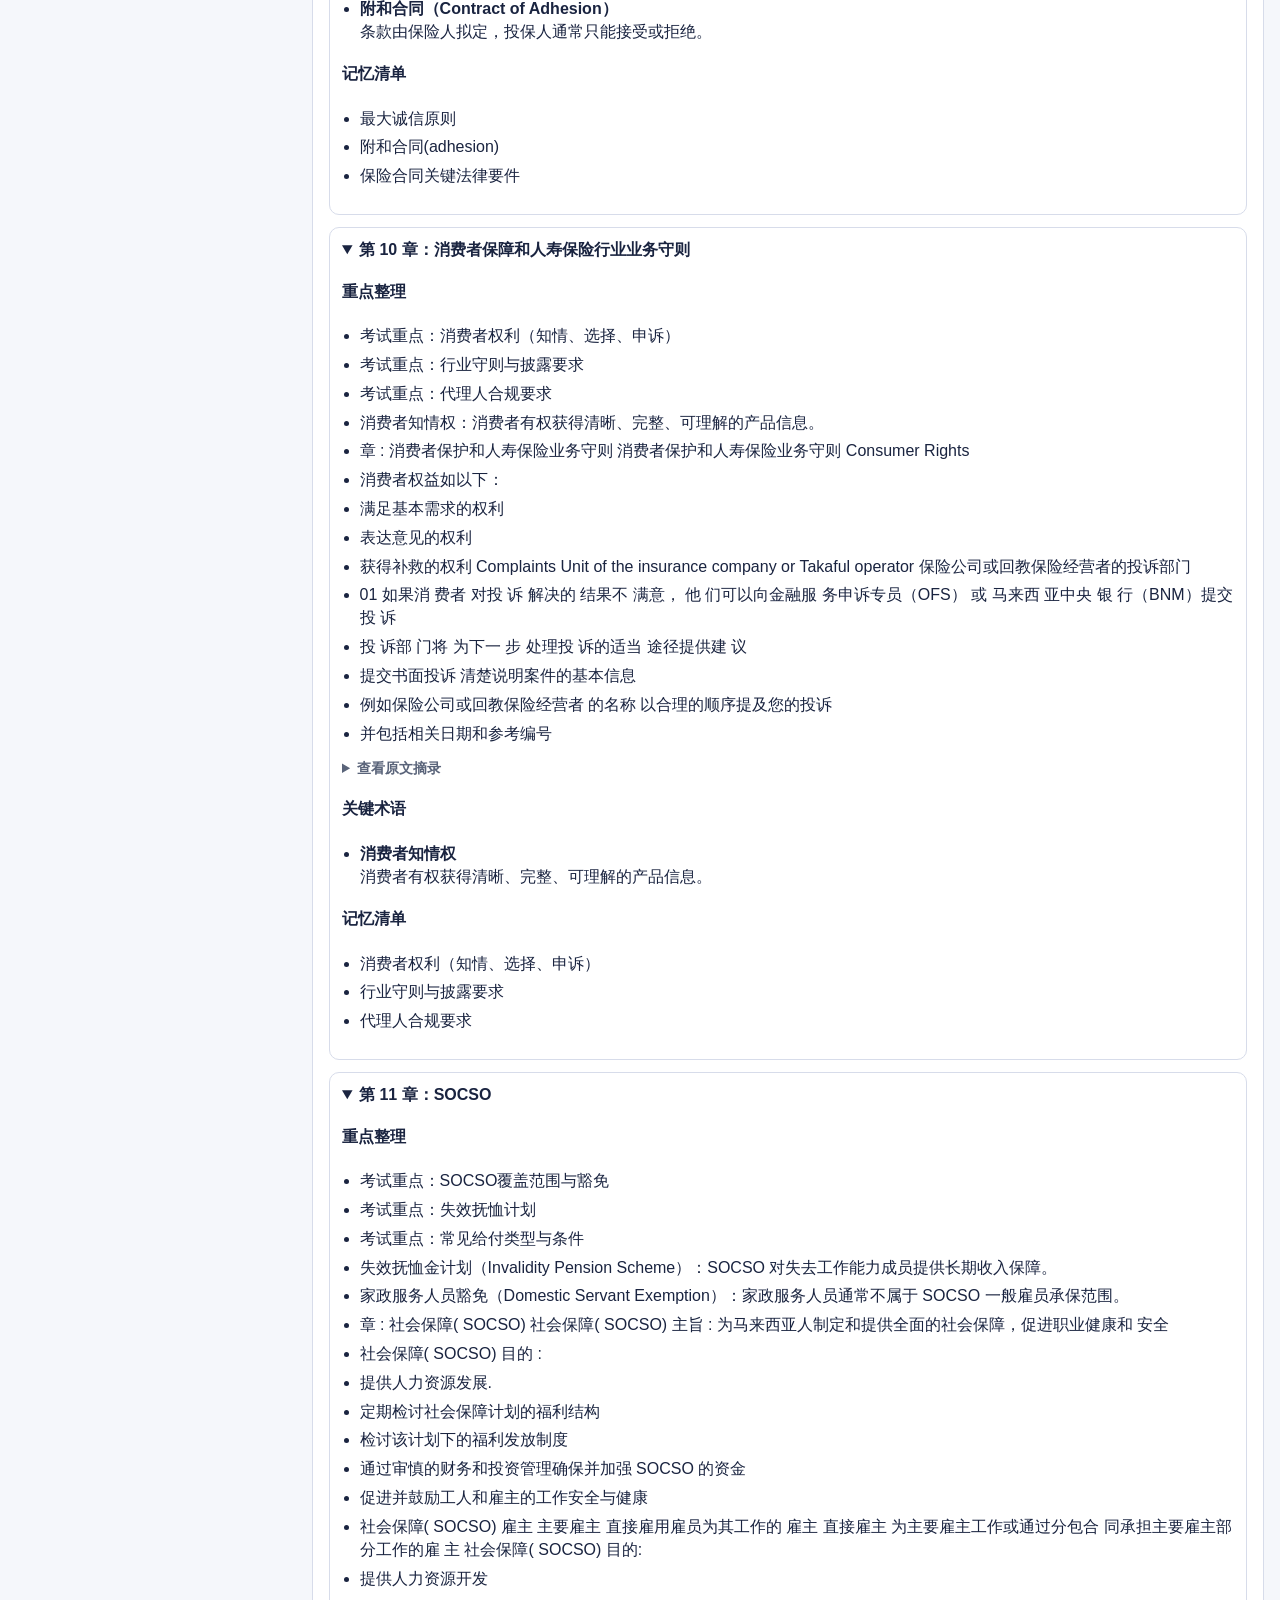
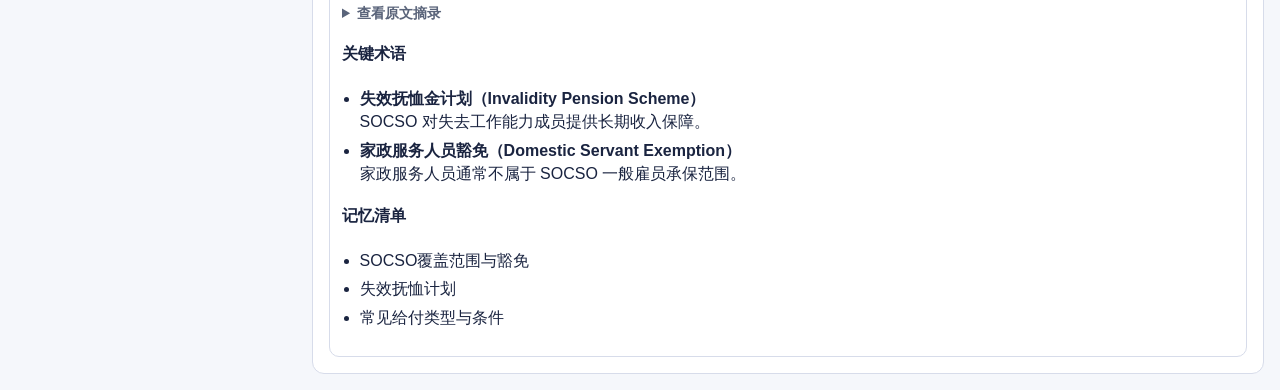
<file: tutorial-review.html>
<!doctype html>
<html lang="zh">
  <head>
    <meta charset="UTF-8" />
    <meta name="viewport" content="width=device-width, initial-scale=1.0" />
    <title>PITA 教材温习站</title>
    <link rel="icon" type="image/png" href="./branding/favicon/favicon.png?v=2" />
    <link rel="shortcut icon" href="./branding/favicon/favicon.png?v=2" />
    <link rel="stylesheet" href="./styles.css" />
  </head>
  <body>
    <header class="app-header">
      <div class="brand-block">
        <img src="./branding/logo/header-logo.png" alt="HongLeong Assurance" class="site-logo" />
      </div>
      <div>
        <h1>PITA 教材温习站</h1>
        <p id="tutorial-subtitle">根据 Module 2 Tutorial 文件整理的章节复习笔记</p>
      </div>
      <div class="language-controls">
        <a href="./index.html">返回练习题主页</a>
      </div>
    </header>

    <main class="layout">
      <aside class="panel summary-panel">
        <h2>温习导航</h2>
        <label for="chapter-filter">章节筛选</label>
        <select id="chapter-filter">
          <option value="all">全部章节</option>
        </select>

        <label for="keyword-filter">关键词搜索</label>
        <input id="keyword-filter" type="text" placeholder="输入术语/关键字" />
        <div class="actions">
          <button id="apply-filter-btn" type="button">套用筛选</button>
          <button id="reset-filter-btn" type="button" class="secondary">清除筛选</button>
        </div>

        <p class="helper" id="chapter-summary"></p>
      </aside>

      <section class="panel quiz-panel">
        <div class="quiz-toolbar">
          <h2>学习目标</h2>
        </div>
        <ul id="learning-objectives" class="review-list"></ul>

        <div class="quiz-toolbar">
          <h2>章节重点</h2>
        </div>
        <div id="chapter-container" class="question-list"></div>
      </section>
    </main>

    <script src="./data/tutorial-review-data.js"></script>
    <script src="./tutorial-review.js"></script>
  </body>
</html>
</file>
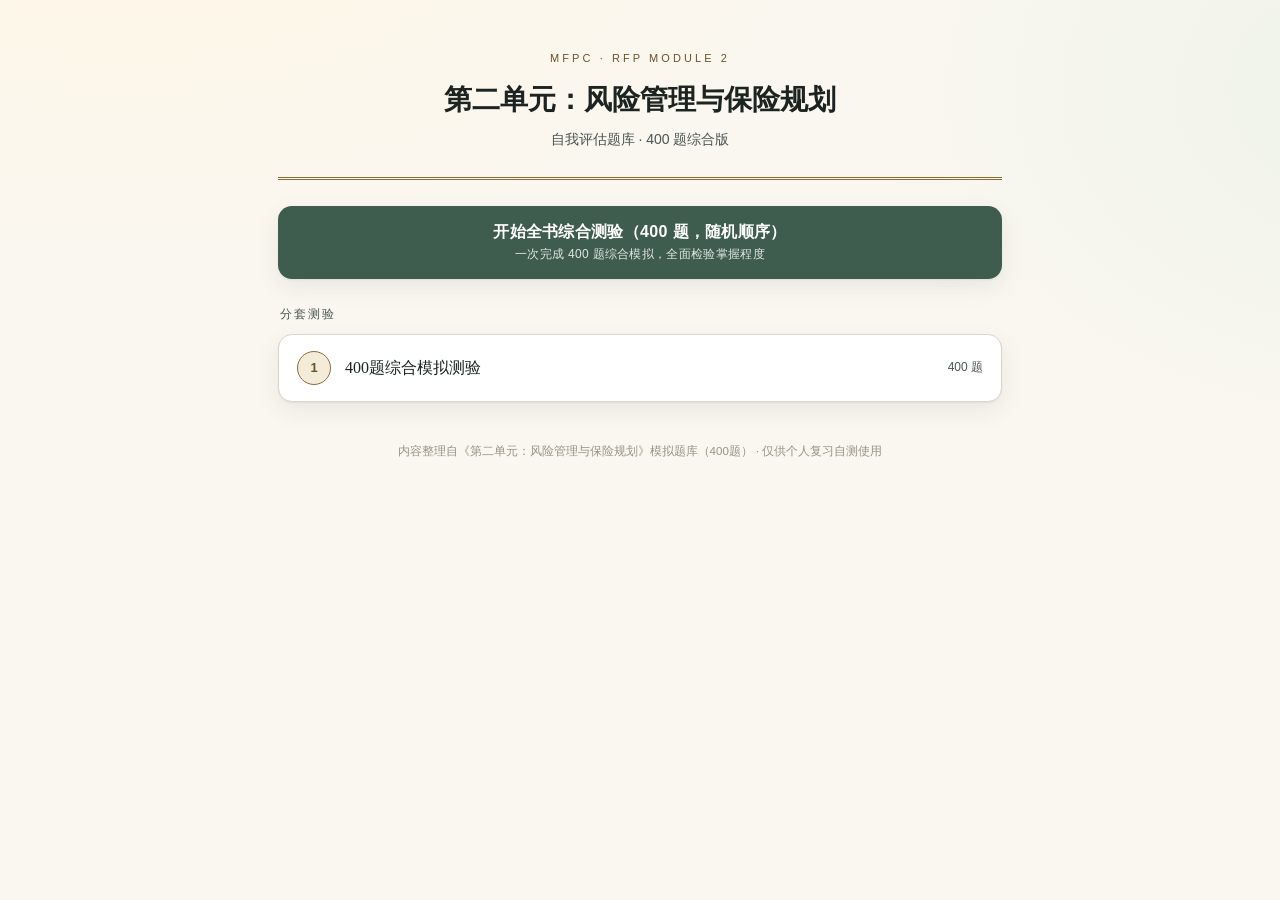
<file: 风险管理与保险规划_自我评估题库.html>
<!DOCTYPE html>
<html lang="zh-Hant">
<head>
<meta charset="UTF-8">
<meta name="viewport" content="width=device-width, initial-scale=1.0">
<title>第二单元：风险管理与保险规划 — 自我评估题库</title>
<style>
  :root{
    --ink:#1c2321;
    --ink-soft:#4a5450;
    --paper:#faf7f0;
    --paper-raised:#ffffff;
    --line:#ddd6c4;
    --brass:#8a6d3b;
    --brass-deep:#6b5228;
    --seal:#7c2d2d;
    --pine:#3f5d4e;
    --pine-deep:#2e4437;
    --gold-bg:#f4ecd8;
    --wrong:#a13d3d;
    --wrong-bg:#f9e6e6;
    --right:#2e6b4f;
    --right-bg:#e6f2ea;
    --shadow: 0 1px 2px rgba(28,35,33,0.06), 0 8px 24px rgba(28,35,33,0.08);
    --radius: 14px;
  }
  *{box-sizing:border-box;}
  html,body{margin:0;padding:0;}
  body{
    background:
      radial-gradient(1200px 600px at 10% -10%, #fff7e6 0%, transparent 60%),
      radial-gradient(1000px 700px at 110% 10%, #eef3ea 0%, transparent 55%),
      var(--paper);
    color:var(--ink);
    font-family: "Noto Serif SC","Songti SC","SimSun","PMingLiU", "Georgia", serif;
    line-height:1.6;
    min-height:100vh;
  }
  .wrap{
    max-width:760px;
    margin:0 auto;
    padding:28px 18px 80px;
  }
  header.masthead{
    text-align:center;
    padding:22px 10px 26px;
    border-bottom:3px double var(--brass);
    margin-bottom:26px;
    position:relative;
  }
  header.masthead .eyebrow{
    font-family:"Helvetica Neue",Arial,sans-serif;
    letter-spacing:0.28em;
    font-size:11px;
    color:var(--brass-deep);
    text-transform:uppercase;
    margin-bottom:10px;
  }
  header.masthead h1{
    font-size:28px;
    margin:0 0 6px;
    font-weight:700;
    color:var(--ink);
  }
  header.masthead .sub{
    font-size:14px;
    color:var(--ink-soft);
    font-family:"Helvetica Neue",Arial,sans-serif;
  }

  /* ---------- Home / lesson picker ---------- */
  .grid-lessons{
    display:grid;
    grid-template-columns:1fr;
    gap:10px;
  }
  .lesson-card{
    background:var(--paper-raised);
    border:1px solid var(--line);
    border-radius:var(--radius);
    padding:16px 18px;
    display:flex;
    align-items:center;
    justify-content:space-between;
    gap:14px;
    cursor:pointer;
    box-shadow:var(--shadow);
    transition:transform .15s ease, border-color .15s ease;
  }
  .lesson-card:hover{ transform: translateY(-2px); border-color:var(--brass); }
  .lesson-card .num{
    font-family:"Helvetica Neue",Arial,sans-serif;
    font-weight:800;
    font-size:13px;
    color:var(--brass-deep);
    background:var(--gold-bg);
    border:1px solid var(--brass);
    border-radius:999px;
    width:34px;height:34px;
    display:flex;align-items:center;justify-content:center;
    flex-shrink:0;
  }
  .lesson-card .title{
    flex:1;
    font-size:16px;
    color:var(--ink);
  }
  .lesson-card .meta{
    font-family:"Helvetica Neue",Arial,sans-serif;
    font-size:12px;
    color:var(--ink-soft);
    white-space:nowrap;
  }
  .lesson-card .badge{
    font-family:"Helvetica Neue",Arial,sans-serif;
    font-size:11px;
    font-weight:700;
    padding:3px 9px;
    border-radius:999px;
    white-space:nowrap;
  }
  .badge.done{ background:var(--right-bg); color:var(--right); border:1px solid #bfe0cd;}

  .all-btn{
    margin:22px 0 6px;
    display:block;
    width:100%;
    text-align:center;
    background:var(--pine);
    color:#fff;
    border:none;
    border-radius:var(--radius);
    padding:16px;
    font-size:16px;
    font-weight:700;
    font-family:"Helvetica Neue",Arial,sans-serif;
    letter-spacing:0.02em;
    cursor:pointer;
    box-shadow:var(--shadow);
    transition:background .15s ease, transform .15s ease;
  }
  .all-btn:hover{ background:var(--pine-deep); transform:translateY(-1px);}
  .all-btn .sm{ display:block; font-weight:400; font-size:12px; opacity:.85; margin-top:3px;}

  .section-label{
    font-family:"Helvetica Neue",Arial,sans-serif;
    font-size:12px;
    letter-spacing:.18em;
    text-transform:uppercase;
    color:var(--ink-soft);
    margin:26px 0 10px 2px;
  }

  /* ---------- Quiz screen ---------- */
  .quiz-header{
    display:flex;
    align-items:center;
    justify-content:space-between;
    margin-bottom:14px;
    gap:10px;
  }
  .back-btn{
    font-family:"Helvetica Neue",Arial,sans-serif;
    font-size:13px;
    color:var(--ink-soft);
    background:none;
    border:1px solid var(--line);
    border-radius:999px;
    padding:6px 14px;
    cursor:pointer;
  }
  .back-btn:hover{ border-color:var(--brass); color:var(--brass-deep); }
  .lesson-tag{
    font-family:"Helvetica Neue",Arial,sans-serif;
    font-size:12px;
    color:var(--brass-deep);
    font-weight:700;
    text-align:right;
  }
  .progress-track{
    height:6px;
    background:var(--line);
    border-radius:999px;
    overflow:hidden;
    margin-bottom:22px;
  }
  .progress-fill{
    height:100%;
    background:linear-gradient(90deg, var(--brass), var(--pine));
    border-radius:999px;
    transition:width .3s ease;
  }

  .qcard{
    background:var(--paper-raised);
    border:1px solid var(--line);
    border-radius:var(--radius);
    padding:26px 24px 22px;
    box-shadow:var(--shadow);
  }
  .qnum{
    font-family:"Helvetica Neue",Arial,sans-serif;
    font-size:12px;
    color:var(--ink-soft);
    letter-spacing:.1em;
    margin-bottom:10px;
  }
  .qtext{
    font-size:18px;
    color:var(--ink);
    white-space:pre-line;
    margin-bottom:20px;
  }
  .options{
    display:flex;
    flex-direction:column;
    gap:10px;
  }
  .opt{
    display:flex;
    align-items:flex-start;
    gap:12px;
    padding:13px 15px;
    border:1.5px solid var(--line);
    border-radius:10px;
    cursor:pointer;
    background:#fffdf9;
    transition: border-color .12s ease, background .12s ease;
    font-size:15.5px;
  }
  .opt:hover{ border-color:var(--brass); background:var(--gold-bg); }
  .opt .letter{
    font-family:"Helvetica Neue",Arial,sans-serif;
    font-weight:800;
    font-size:13px;
    color:var(--brass-deep);
    background:var(--gold-bg);
    border:1px solid var(--brass);
    border-radius:50%;
    width:26px;height:26px;
    flex-shrink:0;
    display:flex;align-items:center;justify-content:center;
    margin-top:1px;
  }
  .opt.selected{ border-color:var(--brass); background:var(--gold-bg); }
  .opt.correct{ border-color:var(--right); background:var(--right-bg); }
  .opt.correct .letter{ background:var(--right); color:#fff; border-color:var(--right);}
  .opt.wrong{ border-color:var(--wrong); background:var(--wrong-bg); }
  .opt.wrong .letter{ background:var(--wrong); color:#fff; border-color:var(--wrong);}
  .opt.disabled{ cursor:default; }
  .opt.disabled:hover{ background:inherit; }

  .result-line{
    margin-top:16px;
    font-family:"Helvetica Neue",Arial,sans-serif;
    font-size:14px;
    font-weight:700;
    display:none;
    align-items:center;
    gap:8px;
  }
  .result-line.show{ display:flex; }
  .result-line.ok{ color:var(--right); }
  .result-line.bad{ color:var(--wrong); }

  .nav-row{
    display:flex;
    justify-content:space-between;
    align-items:center;
    margin-top:20px;
  }
  .score-pill{
    font-family:"Helvetica Neue",Arial,sans-serif;
    font-size:13px;
    color:var(--ink-soft);
  }
  .next-btn{
    font-family:"Helvetica Neue",Arial,sans-serif;
    font-weight:700;
    font-size:14px;
    background:var(--ink);
    color:#fff;
    border:none;
    border-radius:999px;
    padding:11px 24px;
    cursor:pointer;
    opacity:.35;
    pointer-events:none;
    transition:opacity .15s ease, background .15s ease;
  }
  .next-btn.active{ opacity:1; pointer-events:auto; background:var(--seal); }
  .next-btn.active:hover{ background:#5c2222; }

  /* ---------- Results screen ---------- */
  .results-card{
    background:var(--paper-raised);
    border:1px solid var(--line);
    border-radius:var(--radius);
    padding:34px 26px;
    text-align:center;
    box-shadow:var(--shadow);
  }
  .results-card .score-big{
    font-size:56px;
    font-weight:800;
    color:var(--seal);
    line-height:1;
    margin:6px 0 4px;
  }
  .results-card .score-frac{
    font-family:"Helvetica Neue",Arial,sans-serif;
    font-size:14px;
    color:var(--ink-soft);
    margin-bottom:20px;
  }
  .results-card .remark{
    font-size:15px;
    color:var(--ink-soft);
    margin-bottom:22px;
  }
  .btn-row{
    display:flex;
    gap:10px;
    justify-content:center;
    flex-wrap:wrap;
  }
  .btn-row button{
    font-family:"Helvetica Neue",Arial,sans-serif;
    font-weight:700;
    font-size:13.5px;
    border-radius:999px;
    padding:11px 20px;
    cursor:pointer;
    border:1px solid var(--line);
    background:#fff;
    color:var(--ink);
  }
  .btn-row button.primary{
    background:var(--pine);
    border-color:var(--pine);
    color:#fff;
  }
  .btn-row button.primary:hover{ background:var(--pine-deep); }
  .btn-row button:hover{ border-color:var(--brass); }

  .review-list{
    margin-top:26px;
    text-align:left;
  }
  .review-item{
    border-top:1px solid var(--line);
    padding:14px 2px;
    font-size:14.5px;
  }
  .review-item .rq{ white-space:pre-line; margin-bottom:8px; color:var(--ink);}
  .review-item .ra{ font-family:"Helvetica Neue",Arial,sans-serif; font-size:13px; }
  .review-item .ra .yours{ color:var(--wrong); font-weight:700;}
  .review-item .ra .correct{ color:var(--right); font-weight:700;}
  .tag-lesson{
    display:inline-block;
    font-family:"Helvetica Neue",Arial,sans-serif;
    font-size:11px;
    color:var(--brass-deep);
    background:var(--gold-bg);
    border:1px solid var(--brass);
    border-radius:999px;
    padding:2px 8px;
    margin-bottom:6px;
  }

  .hidden{ display:none !important; }

  footer.note{
    text-align:center;
    margin-top:40px;
    font-family:"Helvetica Neue",Arial,sans-serif;
    font-size:11.5px;
    color:#9a9384;
  }

  @media (max-width:480px){
    .qcard{ padding:20px 16px 18px; }
    .qtext{ font-size:16.5px; }
    header.masthead h1{ font-size:23px; }
  }
</style>
</head>
<body>
<div class="wrap">

  <header class="masthead">
    <div class="eyebrow">MFPC · RFP Module 2</div>
    <h1>第二单元：风险管理与保险规划</h1>
    <div class="sub">自我评估题库 · 400 题综合版</div>
  </header>

  <!-- ============ HOME SCREEN ============ -->
  <div id="screen-home">
    <button class="all-btn" id="btn-all">
      开始全书综合测验（400 题，随机顺序）
      <span class="sm">一次完成 400 题综合模拟，全面检验掌握程度</span>
    </button>

    <div class="section-label">分套测验</div>
    <div class="grid-lessons" id="lesson-list"></div>
  </div>

  <!-- ============ QUIZ SCREEN ============ -->
  <div id="screen-quiz" class="hidden">
    <div class="quiz-header">
      <button class="back-btn" id="btn-back">← 返回目录</button>
      <div class="lesson-tag" id="quiz-lesson-tag"></div>
    </div>
    <div class="progress-track"><div class="progress-fill" id="progress-fill"></div></div>

    <div class="qcard">
      <div class="qnum" id="qnum"></div>
      <div class="qtext" id="qtext"></div>
      <div class="options" id="options"></div>
      <div class="result-line" id="result-line"></div>
      <div class="nav-row">
        <div class="score-pill" id="score-pill"></div>
        <button class="next-btn" id="btn-next">下一题 →</button>
      </div>
    </div>
  </div>

  <!-- ============ RESULTS SCREEN ============ -->
  <div id="screen-results" class="hidden">
    <div class="results-card">
      <div style="font-family:'Helvetica Neue',Arial,sans-serif;font-size:12px;letter-spacing:.18em;color:var(--ink-soft);text-transform:uppercase;" id="results-lesson-tag">测验完成</div>
      <div class="score-big" id="score-percent">0%</div>
      <div class="score-frac" id="score-frac"></div>
      <div class="remark" id="score-remark"></div>
      <div class="btn-row">
        <button class="primary" id="btn-retry">重新测验</button>
        <button id="btn-home">返回目录</button>
      </div>
      <div class="review-list" id="review-list"></div>
    </div>
  </div>

  <footer class="note">内容整理自《第二单元：风险管理与保险规划》模拟题库（400题） · 仅供个人复习自测使用</footer>
</div>

<script>
const LESSONS = [{"id": 1, "title": "400题综合模拟测验", "questions": [{"q": "某客户在风险沟通中提到：\n暴露于不确定并可能造成财务损失的状态。\n这最符合哪个术语？", "options": ["风险控制（Risk Control）", "需求分析法（Needs Analysis）", "风险（Risk）", "可保利益（Insurable Interest）"], "answer": 2}, {"q": "关于「风险（Risk）」，下列哪项描述最准确？", "options": ["投保与承保双方都必须充分、诚实披露重大事实。", "暴露于不确定并可能造成财务损失的状态。", "承保现金在场所内或运送途中被抢劫盗窃等损失。", "消费者有权获得清晰、完整、可理解的产品信息。"], "answer": 1}, {"q": "围绕「风险（Risk）」这个概念，下列哪一组“术语—解释”配对正确？", "options": ["风险诱因（Hazard） — 生存至期满或在期内身故都可领取给付。", "风险（Risk） — 暴露于不确定并可能造成财务损失的状态。", "Mudharabah 模式 — 伊斯兰金融中被禁止的赌博成分。", "实际现金价值（Actual Cash Value） — 以具体财务责任计算保障缺口的保险需求方法。"], "answer": 1}, {"q": "若以「风险（Risk）」为参照，下列哪一组“术语—解释”配对错误？", "options": ["失效抚恤金计划（Invalidity Pension Scheme） — SOCSO 对失去工作能力成员提供长期收入保障。", "Al-Maisir — 伊斯兰金融中被禁止的赌博成分。", "损失预防（Loss Prevention） — 降低损失发生的可能性。", "风险（Risk） — 无法从事原本职业即符合残疾给付条件，定义较宽。"], "answer": 3}, {"q": "情境：客户提供了这条关键线索：\n暴露于不确定并可能造成财务损失的状态。\n你最可能采用哪个术语进行归纳？", "options": ["失效抚恤金计划（Invalidity Pension Scheme）", "风险（Risk）", "风险转移（Risk Transfer）", "给付/清算期（Liquidation Phase）"], "answer": 1}, {"q": "你要向新进顾问说明「风险（Risk）」，下列哪项讲法最准确？", "options": ["暴露于不确定并可能造成财务损失的状态。", "生存至期满或在期内身故都可领取给付。", "采取措施降低损失发生频率或严重程度。", "估算家庭因经济支柱身故而损失的收入现值。"], "answer": 0}, {"q": "以下关于「风险（Risk）」的叙述，哪一项错误？", "options": ["风险（Risk）是指：投保人对被保险人生命或财产具有合法经济利益关系。", "区分风险（Risk）时，应抓住定义中的关键字。", "风险（Risk）是指：暴露于不确定并可能造成财务损失的状态。", "在考试题中，风险（Risk）常用于判断风险或保障处理逻辑。"], "answer": 0}, {"q": "当你以「风险（Risk）」作为分析核心时，下列哪组“术语—解释”最可采纳？", "options": ["关键人物价值（Key-man Value） — 暴露于不确定并可能造成财务损失的状态。", "风险（Risk） — 把损失财务后果转移给第三方，例如保险公司。", "风险（Risk） — 暴露于不确定并可能造成财务损失的状态。", "风险规避（Risk Avoidance） — 企业因关键员工离职或身故可能承担的经济损失价值。"], "answer": 2}, {"q": "根据以下描述，最贴切的术语是：\n导致损失发生的直接原因，例如火灾、车祸、疾病。", "options": ["危险因素（Peril）", "任何职业定义（Any Occupation）", "现金/金钱保险（Money Insurance）", "Al-Maisir"], "answer": 0}, {"q": "若要向客户解释「危险因素（Peril）」，哪项定义是正确的？", "options": ["由环境或实物条件造成的危险诱因，如电线老化。", "导致损失发生的直接原因，例如火灾、车祸、疾病。", "确诊合约列明疾病时一次性给付保险金。", "暴露于不确定并可能造成财务损失的状态。"], "answer": 1}, {"q": "关于「危险因素（Peril）」及相近概念，哪组配对是正确的？", "options": ["储蓄/两全保单（Endowment Policy） — 估算家庭因经济支柱身故而损失的收入现值。", "需求分析法（Needs Analysis） — 把损失财务后果转移给第三方，例如保险公司。", "危险因素（Peril） — 导致损失发生的直接原因，例如火灾、车祸、疾病。", "给付/清算期（Liquidation Phase） — 参与者将部分供款捐入风险基金以互助共济。"], "answer": 2}, {"q": "以下各项里，哪一项与「危险因素（Peril）」的概念关系不正确？", "options": ["动态风险（Dynamic Risk） — 由经济、科技、政策变化引起的新风险。", "不可争辩条款（Incontestability Clause） — 保单生效一段时间后，保险人一般不得因早期资料争议拒赔。", "替代（Substitution） — 用较低危险的活动或物质替代高风险做法。", "危险因素（Peril） — 确诊合约列明疾病时一次性给付保险金。"], "answer": 3}, {"q": "顾问访谈记录显示：\n导致损失发生的直接原因，例如火灾、车祸、疾病。\n该信息对应的核心术语是？", "options": ["Mudharabah 模式", "危险因素（Peril）", "风险规避（Risk Avoidance）", "失效抚恤金计划（Invalidity Pension Scheme）"], "answer": 1}, {"q": "培训场景下，关于「危险因素（Peril）」的正确解释是？", "options": ["承保机器突发机械或电气故障造成的损失。", "由个人或企业自行承担损失后果。", "暴露于不确定并可能造成财务损失的状态。", "导致损失发生的直接原因，例如火灾、车祸、疾病。"], "answer": 3}, {"q": "在「危险因素（Peril）」的判断题里，哪项说法不成立？", "options": ["区分危险因素（Peril）时，应抓住定义中的关键字。", "在考试题中，危险因素（Peril）常用于判断风险或保障处理逻辑。", "危险因素（Peril）是指：影响社会大多数人的系统性风险，如经济衰退。", "危险因素（Peril）是指：导致损失发生的直接原因，例如火灾、车祸、疾病。"], "answer": 2}, {"q": "在拟定建议书时，围绕「危险因素（Peril）」应采用哪一组正确配对？", "options": ["危险因素（Peril） — 由社会长期结构问题引起、变化较慢的风险。", "机器故障险（Machinery Breakdown） — 导致损失发生的直接原因，例如火灾、车祸、疾病。", "危险因素（Peril） — 导致损失发生的直接原因，例如火灾、车祸、疾病。", "累积期（Accumulation Phase） — 承保机器突发机械或电气故障造成的损失。"], "answer": 2}, {"q": "阅读线索后判断术语：\n会提高损失发生概率或严重程度的条件。\n应选哪一项？", "options": ["给付/清算期（Liquidation Phase）", "基本风险（Fundamental Risk）", "替代（Substitution）", "风险诱因（Hazard）"], "answer": 3}, {"q": "以下对「风险诱因（Hazard）」的理解，何者最恰当？", "options": ["会提高损失发生概率或严重程度的条件。", "导致损失发生的直接原因，例如火灾、车祸、疾病。", "保单生效一段时间后，保险人一般不得因早期资料争议拒赔。", "SOCSO 对失去工作能力成员提供长期收入保障。"], "answer": 0}, {"q": "以下术语配对中，何者与「风险诱因（Hazard）」逻辑一致？", "options": ["风险诱因（Hazard） — 会提高损失发生概率或严重程度的条件。", "投机风险（Speculative Risk） — 消费者有权获得清晰、完整、可理解的产品信息。", "家政服务人员豁免（Domestic Servant Exemption） — 保单生效一段时间后，保险人一般不得因早期资料争议拒赔。", "终身寿险（Whole Life Policy） — 以具体财务责任计算保障缺口的保险需求方法。"], "answer": 0}, {"q": "围绕「风险诱因（Hazard）」的辨错题中，哪组配对是错的？", "options": ["自身职业定义（Own Occupation） — 无法从事原本职业即符合残疾给付条件，定义较宽。", "风险转移（Risk Transfer） — 把损失财务后果转移给第三方，例如保险公司。", "家政服务人员豁免（Domestic Servant Exemption） — 家政服务人员通常不属于 SOCSO 一般雇员承保范围。", "风险诱因（Hazard） — 降低损失发生的可能性。"], "answer": 3}, {"q": "在案例分析中出现：\n会提高损失发生概率或严重程度的条件。\n最应判定为何种术语？", "options": ["确定年金（Annuity Certain）", "储蓄/两全保单（Endowment Policy）", "Mudharabah 模式", "风险诱因（Hazard）"], "answer": 3}, {"q": "在实务答辩中，哪项对「风险诱因（Hazard）」的定义最稳妥？", "options": ["因态度或行为疏忽导致损失概率上升的诱因。", "家政服务人员通常不属于 SOCSO 一般雇员承保范围。", "会提高损失发生概率或严重程度的条件。", "参与者将部分供款捐入风险基金以互助共济。"], "answer": 2}, {"q": "检视下列陈述，关于「风险诱因（Hazard）」哪项是错的？", "options": ["风险诱因（Hazard）是指：会提高损失发生概率或严重程度的条件。", "在考试题中，风险诱因（Hazard）常用于判断风险或保障处理逻辑。", "区分风险诱因（Hazard）时，应抓住定义中的关键字。", "风险诱因（Hazard）是指：承保现金在场所内或运送途中被抢劫盗窃等损失。"], "answer": 3}, {"q": "关于「风险诱因（Hazard）」的综合判断，下列配对哪项正确？", "options": ["风险诱因（Hazard） — 会提高损失发生概率或严重程度的条件。", "风险诱因（Hazard） — 降低损失发生的可能性。", "Mudharabah 模式 — 投保与承保双方都必须充分、诚实披露重大事实。", "最大诚信（Utmost Good Faith） — 会提高损失发生概率或严重程度的条件。"], "answer": 0}, {"q": "若出现下列情形：\n由环境或实物条件造成的危险诱因，如电线老化。\n通常归类为哪一术语？", "options": ["风险（Risk）", "重大疾病保险（Critical Illness）", "物理风险诱因（Physical Hazard）", "Tabarru'（互助捐献）"], "answer": 2}, {"q": "在RFP语境中，「物理风险诱因（Physical Hazard）」应如何定义？", "options": ["由个人或企业自行承担损失后果。", "由环境或实物条件造成的危险诱因，如电线老化。", "承保现金在场所内或运送途中被抢劫盗窃等损失。", "可能损失也可能获利的风险。"], "answer": 1}, {"q": "在概念配对题中，与「物理风险诱因（Physical Hazard）」相关的正确选项是？", "options": ["确定年金（Annuity Certain） — 用较低危险的活动或物质替代高风险做法。", "道德风险诱因（Morale Hazard） — SOCSO 对失去工作能力成员提供长期收入保障。", "最大诚信（Utmost Good Faith） — 保障终身并可累积现金价值。", "物理风险诱因（Physical Hazard） — 由环境或实物条件造成的危险诱因，如电线老化。"], "answer": 3}, {"q": "关于「物理风险诱因（Physical Hazard）」与其他术语的对应关系，哪项有误？", "options": ["Al-Maisir — 伊斯兰金融中被禁止的赌博成分。", "物理风险诱因（Physical Hazard） — SOCSO 对失去工作能力成员提供长期收入保障。", "共同保险（Co-insurance） — 理赔时被保险人与保险公司按比例共同承担医疗费用。", "危险因素（Peril） — 导致损失发生的直接原因，例如火灾、车祸、疾病。"], "answer": 1}, {"q": "若客户陈述符合以下内容：\n由环境或实物条件造成的危险诱因，如电线老化。\n最佳术语判断是？", "options": ["物理风险诱因（Physical Hazard）", "储蓄/两全保单（Endowment Policy）", "定期寿险（Term Policy）", "最大诚信（Utmost Good Faith）"], "answer": 0}, {"q": "针对「物理风险诱因（Physical Hazard）」的高难度辨析，正确选项是？", "options": ["用较低危险的活动或物质替代高风险做法。", "由环境或实物条件造成的危险诱因，如电线老化。", "样本越大，实际损失越接近期望损失。", "承保现金在场所内或运送途中被抢劫盗窃等损失。"], "answer": 1}, {"q": "围绕「物理风险诱因（Physical Hazard）」的四项描述中，错误的是哪一个？", "options": ["区分物理风险诱因（Physical Hazard）时，应抓住定义中的关键字。", "物理风险诱因（Physical Hazard）是指：理赔目的是恢复损失前财务状态，而非让被保险人获利。", "在考试题中，物理风险诱因（Physical Hazard）常用于判断风险或保障处理逻辑。", "物理风险诱因（Physical Hazard）是指：由环境或实物条件造成的危险诱因，如电线老化。"], "answer": 1}, {"q": "若题干以「物理风险诱因（Physical Hazard）」为重点，哪组术语配对最合理？", "options": ["物理风险诱因（Physical Hazard） — 由环境或实物条件造成的危险诱因，如电线老化。", "物理风险诱因（Physical Hazard） — 以具体财务责任计算保障缺口的保险需求方法。", "确定年金（Annuity Certain） — 在约定期间提供保障，通常保费较低且保障纯粹。", "定期寿险（Term Policy） — 由环境或实物条件造成的危险诱因，如电线老化。"], "answer": 0}, {"q": "某客户在风险沟通中提到：\n因态度或行为疏忽导致损失概率上升的诱因。\n这最符合哪个术语？", "options": ["失效抚恤金计划（Invalidity Pension Scheme）", "任何职业定义（Any Occupation）", "道德风险诱因（Morale Hazard）", "现金/金钱保险（Money Insurance）"], "answer": 2}, {"q": "关于「道德风险诱因（Morale Hazard）」，下列哪项描述最准确？", "options": ["导致损失发生的直接原因，例如火灾、车祸、疾病。", "在损失发生后减少损失程度。", "给付持续至最后一位受领人身故。", "因态度或行为疏忽导致损失概率上升的诱因。"], "answer": 3}, {"q": "围绕「道德风险诱因（Morale Hazard）」这个概念，下列哪一组“术语—解释”配对正确？", "options": ["最大诚信（Utmost Good Faith） — 年金把累积资产转换为定期现金流的阶段。", "风险诱因（Hazard） — 保单生效一段时间后，保险人一般不得因早期资料争议拒赔。", "道德风险诱因（Morale Hazard） — 因态度或行为疏忽导致损失概率上升的诱因。", "替代（Substitution） — SOCSO 对失去工作能力成员提供长期收入保障。"], "answer": 2}, {"q": "若以「道德风险诱因（Morale Hazard）」为参照，下列哪一组“术语—解释”配对错误？", "options": ["任何职业定义（Any Occupation） — 仅在无法从事合理适任的任何职业时才符合残疾给付。", "代位求偿（Subrogation） — 保险人赔付后可向责任第三方追偿。", "赔偿原则（Principle of Indemnity） — 理赔目的是恢复损失前财务状态，而非让被保险人获利。", "道德风险诱因（Morale Hazard） — 伊斯兰金融中被禁止的赌博成分。"], "answer": 3}, {"q": "情境：客户提供了这条关键线索：\n因态度或行为疏忽导致损失概率上升的诱因。\n你最可能采用哪个术语进行归纳？", "options": ["道德风险诱因（Morale Hazard）", "风险保留（Risk Retention）", "纯风险（Pure Risk）", "现金/金钱保险（Money Insurance）"], "answer": 0}, {"q": "你要向新进顾问说明「道德风险诱因（Morale Hazard）」，下列哪项讲法最准确？", "options": ["理赔目的是恢复损失前财务状态，而非让被保险人获利。", "把损失财务后果转移给第三方，例如保险公司。", "无法从事原本职业即符合残疾给付条件，定义较宽。", "因态度或行为疏忽导致损失概率上升的诱因。"], "answer": 3}, {"q": "以下关于「道德风险诱因（Morale Hazard）」的叙述，哪一项错误？", "options": ["在考试题中，道德风险诱因（Morale Hazard）常用于判断风险或保障处理逻辑。", "道德风险诱因（Morale Hazard）是指：企业因关键员工离职或身故可能承担的经济损失价值。", "道德风险诱因（Morale Hazard）是指：因态度或行为疏忽导致损失概率上升的诱因。", "区分道德风险诱因（Morale Hazard）时，应抓住定义中的关键字。"], "answer": 1}, {"q": "当你以「道德风险诱因（Morale Hazard）」作为分析核心时，下列哪组“术语—解释”最可采纳？", "options": ["道德风险诱因（Morale Hazard） — 企业因关键员工离职或身故可能承担的经济损失价值。", "道德风险诱因（Morale Hazard） — 因态度或行为疏忽导致损失概率上升的诱因。", "风险控制（Risk Control） — 参与者与经营者按约定比例分享投资利润。", "Mudharabah 模式 — 因态度或行为疏忽导致损失概率上升的诱因。"], "answer": 1}, {"q": "根据以下描述，最贴切的术语是：\n只有损失或无损失两种结果，不会带来获利。", "options": ["损失预防（Loss Prevention）", "消费者知情权", "纯风险（Pure Risk）", "静态风险（Static Risk）"], "answer": 2}, {"q": "若要向客户解释「纯风险（Pure Risk）」，哪项定义是正确的？", "options": ["只有损失或无损失两种结果，不会带来获利。", "降低损失发生的可能性。", "条款由保险人拟定，投保人通常只能接受或拒绝。", "由个人或企业自行承担损失后果。"], "answer": 0}, {"q": "关于「纯风险（Pure Risk）」及相近概念，哪组配对是正确的？", "options": ["给付/清算期（Liquidation Phase） — 生存至期满或在期内身故都可领取给付。", "风险保留（Risk Retention） — 用较低危险的活动或物质替代高风险做法。", "不可争辩条款（Incontestability Clause） — 承保现金在场所内或运送途中被抢劫盗窃等损失。", "纯风险（Pure Risk） — 只有损失或无损失两种结果，不会带来获利。"], "answer": 3}, {"q": "以下各项里，哪一项与「纯风险（Pure Risk）」的概念关系不正确？", "options": ["纯风险（Pure Risk） — 把损失财务后果转移给第三方，例如保险公司。", "危险因素（Peril） — 导致损失发生的直接原因，例如火灾、车祸、疾病。", "风险规避（Risk Avoidance） — 透过不参与某项活动来避免相关风险。", "Tabarru'（互助捐献） — 参与者将部分供款捐入风险基金以互助共济。"], "answer": 0}, {"q": "顾问访谈记录显示：\n只有损失或无损失两种结果，不会带来获利。\n该信息对应的核心术语是？", "options": ["危险因素（Peril）", "消费者知情权", "关键人物价值（Key-man Value）", "纯风险（Pure Risk）"], "answer": 3}, {"q": "培训场景下，关于「纯风险（Pure Risk）」的正确解释是？", "options": ["理赔目的是恢复损失前财务状态，而非让被保险人获利。", "只有损失或无损失两种结果，不会带来获利。", "主要影响个人或个别企业的风险。", "因态度或行为疏忽导致损失概率上升的诱因。"], "answer": 1}, {"q": "在「纯风险（Pure Risk）」的判断题里，哪项说法不成立？", "options": ["纯风险（Pure Risk）是指：由社会长期结构问题引起、变化较慢的风险。", "区分纯风险（Pure Risk）时，应抓住定义中的关键字。", "在考试题中，纯风险（Pure Risk）常用于判断风险或保障处理逻辑。", "纯风险（Pure Risk）是指：只有损失或无损失两种结果，不会带来获利。"], "answer": 0}, {"q": "在拟定建议书时，围绕「纯风险（Pure Risk）」应采用哪一组正确配对？", "options": ["给付/清算期（Liquidation Phase） — 确诊合约列明疾病时一次性给付保险金。", "重大疾病保险（Critical Illness） — 只有损失或无损失两种结果，不会带来获利。", "纯风险（Pure Risk） — 透过不参与某项活动来避免相关风险。", "纯风险（Pure Risk） — 只有损失或无损失两种结果，不会带来获利。"], "answer": 3}, {"q": "阅读线索后判断术语：\n可能损失也可能获利的风险。\n应选哪一项？", "options": ["物理风险诱因（Physical Hazard）", "确定年金（Annuity Certain）", "最大诚信（Utmost Good Faith）", "投机风险（Speculative Risk）"], "answer": 3}, {"q": "以下对「投机风险（Speculative Risk）」的理解，何者最恰当？", "options": ["暴露于不确定并可能造成财务损失的状态。", "伊斯兰金融中被禁止的赌博成分。", "给付期固定，不依赖受领人生存与否。", "可能损失也可能获利的风险。"], "answer": 3}, {"q": "以下术语配对中，何者与「投机风险（Speculative Risk）」逻辑一致？", "options": ["投机风险（Speculative Risk） — 可能损失也可能获利的风险。", "最大诚信（Utmost Good Faith） — 由经济、科技、政策变化引起的新风险。", "机器故障险（Machinery Breakdown） — 因态度或行为疏忽导致损失概率上升的诱因。", "给付/清算期（Liquidation Phase） — SOCSO 对失去工作能力成员提供长期收入保障。"], "answer": 0}, {"q": "围绕「投机风险（Speculative Risk）」的辨错题中，哪组配对是错的？", "options": ["自身职业定义（Own Occupation） — 无法从事原本职业即符合残疾给付条件，定义较宽。", "基本风险（Fundamental Risk） — 影响社会大多数人的系统性风险，如经济衰退。", "投机风险（Speculative Risk） — 用较低危险的活动或物质替代高风险做法。", "静态风险（Static Risk） — 由社会长期结构问题引起、变化较慢的风险。"], "answer": 2}, {"q": "在案例分析中出现：\n可能损失也可能获利的风险。\n最应判定为何种术语？", "options": ["关键人物价值（Key-man Value）", "投机风险（Speculative Risk）", "消费者知情权", "储蓄/两全保单（Endowment Policy）"], "answer": 1}, {"q": "在实务答辩中，哪项对「投机风险（Speculative Risk）」的定义最稳妥？", "options": ["可能损失也可能获利的风险。", "导致损失发生的直接原因，例如火灾、车祸、疾病。", "投保与承保双方都必须充分、诚实披露重大事实。", "给付持续至最后一位受领人身故。"], "answer": 0}, {"q": "检视下列陈述，关于「投机风险（Speculative Risk）」哪项是错的？", "options": ["投机风险（Speculative Risk）是指：可能损失也可能获利的风险。", "区分投机风险（Speculative Risk）时，应抓住定义中的关键字。", "投机风险（Speculative Risk）是指：消费者有权获得清晰、完整、可理解的产品信息。", "在考试题中，投机风险（Speculative Risk）常用于判断风险或保障处理逻辑。"], "answer": 2}, {"q": "关于「投机风险（Speculative Risk）」的综合判断，下列配对哪项正确？", "options": ["投机风险（Speculative Risk） — 可能损失也可能获利的风险。", "代位求偿（Subrogation） — 投保人对被保险人生命或财产具有合法经济利益关系。", "可保利益（Insurable Interest） — 可能损失也可能获利的风险。", "投机风险（Speculative Risk） — 参与者将部分供款捐入风险基金以互助共济。"], "answer": 0}, {"q": "若出现下列情形：\n主要影响个人或个别企业的风险。\n通常归类为哪一术语？", "options": ["任何职业定义（Any Occupation）", "代位求偿（Subrogation）", "可保利益（Insurable Interest）", "特定风险（Particular Risk）"], "answer": 3}, {"q": "在RFP语境中，「特定风险（Particular Risk）」应如何定义？", "options": ["由社会长期结构问题引起、变化较慢的风险。", "主要影响个人或个别企业的风险。", "经营者作为代理人管理基金并收取代理费用。", "由个人或企业自行承担损失后果。"], "answer": 1}, {"q": "在概念配对题中，与「特定风险（Particular Risk）」相关的正确选项是？", "options": ["赔偿原则（Principle of Indemnity） — 以具体财务责任计算保障缺口的保险需求方法。", "特定风险（Particular Risk） — 主要影响个人或个别企业的风险。", "给付/清算期（Liquidation Phase） — 由社会长期结构问题引起、变化较慢的风险。", "实际现金价值（Actual Cash Value） — 投保人对被保险人生命或财产具有合法经济利益关系。"], "answer": 1}, {"q": "关于「特定风险（Particular Risk）」与其他术语的对应关系，哪项有误？", "options": ["静态风险（Static Risk） — 由社会长期结构问题引起、变化较慢的风险。", "确定年金（Annuity Certain） — 给付期固定，不依赖受领人生存与否。", "特定风险（Particular Risk） — 因态度或行为疏忽导致损失概率上升的诱因。", "不可争辩条款（Incontestability Clause） — 保单生效一段时间后，保险人一般不得因早期资料争议拒赔。"], "answer": 2}, {"q": "若客户陈述符合以下内容：\n主要影响个人或个别企业的风险。\n最佳术语判断是？", "options": ["特定风险（Particular Risk）", "家政服务人员豁免（Domestic Servant Exemption）", "需求分析法（Needs Analysis）", "储蓄/两全保单（Endowment Policy）"], "answer": 0}, {"q": "针对「特定风险（Particular Risk）」的高难度辨析，正确选项是？", "options": ["以具体财务责任计算保障缺口的保险需求方法。", "主要影响个人或个别企业的风险。", "可能损失也可能获利的风险。", "由经济、科技、政策变化引起的新风险。"], "answer": 1}, {"q": "围绕「特定风险（Particular Risk）」的四项描述中，错误的是哪一个？", "options": ["在考试题中，特定风险（Particular Risk）常用于判断风险或保障处理逻辑。", "特定风险（Particular Risk）是指：主要影响个人或个别企业的风险。", "区分特定风险（Particular Risk）时，应抓住定义中的关键字。", "特定风险（Particular Risk）是指：经营者作为代理人管理基金并收取代理费用。"], "answer": 3}, {"q": "若题干以「特定风险（Particular Risk）」为重点，哪组术语配对最合理？", "options": ["特定风险（Particular Risk） — 年金把累积资产转换为定期现金流的阶段。", "现金/金钱保险（Money Insurance） — 主要影响个人或个别企业的风险。", "特定风险（Particular Risk） — 主要影响个人或个别企业的风险。", "重大疾病保险（Critical Illness） — 承保现金在场所内或运送途中被抢劫盗窃等损失。"], "answer": 2}, {"q": "某客户在风险沟通中提到：\n影响社会大多数人的系统性风险，如经济衰退。\n这最符合哪个术语？", "options": ["赔偿原则（Principle of Indemnity）", "基本风险（Fundamental Risk）", "动态风险（Dynamic Risk）", "终身寿险（Whole Life Policy）"], "answer": 1}, {"q": "关于「基本风险（Fundamental Risk）」，下列哪项描述最准确？", "options": ["确诊合约列明疾病时一次性给付保险金。", "影响社会大多数人的系统性风险，如经济衰退。", "导致损失发生的直接原因，例如火灾、车祸、疾病。", "由经济、科技、政策变化引起的新风险。"], "answer": 1}, {"q": "围绕「基本风险（Fundamental Risk）」这个概念，下列哪一组“术语—解释”配对正确？", "options": ["失效抚恤金计划（Invalidity Pension Scheme） — 保单生效一段时间后，保险人一般不得因早期资料争议拒赔。", "实际现金价值（Actual Cash Value） — 在约定期间提供保障，通常保费较低且保障纯粹。", "损失降低（Loss Reduction） — 给付持续至最后一位受领人身故。", "基本风险（Fundamental Risk） — 影响社会大多数人的系统性风险，如经济衰退。"], "answer": 3}, {"q": "若以「基本风险（Fundamental Risk）」为参照，下列哪一组“术语—解释”配对错误？", "options": ["现金/金钱保险（Money Insurance） — 承保现金在场所内或运送途中被抢劫盗窃等损失。", "基本风险（Fundamental Risk） — 参与者与经营者按约定比例分享投资利润。", "Wakalah 模式 — 经营者作为代理人管理基金并收取代理费用。", "人类生命价值法（Human Life Value） — 估算家庭因经济支柱身故而损失的收入现值。"], "answer": 1}, {"q": "情境：客户提供了这条关键线索：\n影响社会大多数人的系统性风险，如经济衰退。\n你最可能采用哪个术语进行归纳？", "options": ["给付/清算期（Liquidation Phase）", "基本风险（Fundamental Risk）", "现金/金钱保险（Money Insurance）", "实际现金价值（Actual Cash Value）"], "answer": 1}, {"q": "你要向新进顾问说明「基本风险（Fundamental Risk）」，下列哪项讲法最准确？", "options": ["影响社会大多数人的系统性风险，如经济衰退。", "把损失财务后果转移给第三方，例如保险公司。", "确诊合约列明疾病时一次性给付保险金。", "参与者与经营者按约定比例分享投资利润。"], "answer": 0}, {"q": "以下关于「基本风险（Fundamental Risk）」的叙述，哪一项错误？", "options": ["区分基本风险（Fundamental Risk）时，应抓住定义中的关键字。", "在考试题中，基本风险（Fundamental Risk）常用于判断风险或保障处理逻辑。", "基本风险（Fundamental Risk）是指：无法从事原本职业即符合残疾给付条件，定义较宽。", "基本风险（Fundamental Risk）是指：影响社会大多数人的系统性风险，如经济衰退。"], "answer": 2}, {"q": "当你以「基本风险（Fundamental Risk）」作为分析核心时，下列哪组“术语—解释”最可采纳？", "options": ["基本风险（Fundamental Risk） — 保障终身并可累积现金价值。", "基本风险（Fundamental Risk） — 影响社会大多数人的系统性风险，如经济衰退。", "任何职业定义（Any Occupation） — 投保与承保双方都必须充分、诚实披露重大事实。", "最大诚信（Utmost Good Faith） — 影响社会大多数人的系统性风险，如经济衰退。"], "answer": 1}, {"q": "根据以下描述，最贴切的术语是：\n由社会长期结构问题引起、变化较慢的风险。", "options": ["Al-Maisir", "风险保留（Risk Retention）", "雇主责任险（Employer's Liability）", "静态风险（Static Risk）"], "answer": 3}, {"q": "若要向客户解释「静态风险（Static Risk）」，哪项定义是正确的？", "options": ["由社会长期结构问题引起、变化较慢的风险。", "给付期固定，不依赖受领人生存与否。", "保障终身并可累积现金价值。", "SOCSO 对失去工作能力成员提供长期收入保障。"], "answer": 0}, {"q": "关于「静态风险（Static Risk）」及相近概念，哪组配对是正确的？", "options": ["风险保留（Risk Retention） — 样本越大，实际损失越接近期望损失。", "危险因素（Peril） — 经营者作为代理人管理基金并收取代理费用。", "静态风险（Static Risk） — 由社会长期结构问题引起、变化较慢的风险。", "风险规避（Risk Avoidance） — 保单生效一段时间后，保险人一般不得因早期资料争议拒赔。"], "answer": 2}, {"q": "以下各项里，哪一项与「静态风险（Static Risk）」的概念关系不正确？", "options": ["纯风险（Pure Risk） — 只有损失或无损失两种结果，不会带来获利。", "储蓄/两全保单（Endowment Policy） — 生存至期满或在期内身故都可领取给付。", "共同保险（Co-insurance） — 理赔时被保险人与保险公司按比例共同承担医疗费用。", "静态风险（Static Risk） — 保险人赔付后可向责任第三方追偿。"], "answer": 3}, {"q": "顾问访谈记录显示：\n由社会长期结构问题引起、变化较慢的风险。\n该信息对应的核心术语是？", "options": ["联合及遗属年金（Joint & Survivor）", "Al-Maisir", "物理风险诱因（Physical Hazard）", "静态风险（Static Risk）"], "answer": 3}, {"q": "培训场景下，关于「静态风险（Static Risk）」的正确解释是？", "options": ["承保雇主依法对员工工伤事故应承担的赔偿责任。", "消费者有权获得清晰、完整、可理解的产品信息。", "由社会长期结构问题引起、变化较慢的风险。", "无法从事原本职业即符合残疾给付条件，定义较宽。"], "answer": 2}, {"q": "在「静态风险（Static Risk）」的判断题里，哪项说法不成立？", "options": ["区分静态风险（Static Risk）时，应抓住定义中的关键字。", "静态风险（Static Risk）是指：由社会长期结构问题引起、变化较慢的风险。", "在考试题中，静态风险（Static Risk）常用于判断风险或保障处理逻辑。", "静态风险（Static Risk）是指：年金把累积资产转换为定期现金流的阶段。"], "answer": 3}, {"q": "在拟定建议书时，围绕「静态风险（Static Risk）」应采用哪一组正确配对？", "options": ["物理风险诱因（Physical Hazard） — 条款由保险人拟定，投保人通常只能接受或拒绝。", "静态风险（Static Risk） — 由社会长期结构问题引起、变化较慢的风险。", "附和合同（Contract of Adhesion） — 由社会长期结构问题引起、变化较慢的风险。", "静态风险（Static Risk） — 家政服务人员通常不属于 SOCSO 一般雇员承保范围。"], "answer": 1}, {"q": "阅读线索后判断术语：\n由经济、科技、政策变化引起的新风险。\n应选哪一项？", "options": ["基本风险（Fundamental Risk）", "关键人物价值（Key-man Value）", "大数法则（Law of Large Numbers）", "动态风险（Dynamic Risk）"], "answer": 3}, {"q": "以下对「动态风险（Dynamic Risk）」的理解，何者最恰当？", "options": ["用较低危险的活动或物质替代高风险做法。", "由社会长期结构问题引起、变化较慢的风险。", "因态度或行为疏忽导致损失概率上升的诱因。", "由经济、科技、政策变化引起的新风险。"], "answer": 3}, {"q": "以下术语配对中，何者与「动态风险（Dynamic Risk）」逻辑一致？", "options": ["动态风险（Dynamic Risk） — 由经济、科技、政策变化引起的新风险。", "重大疾病保险（Critical Illness） — 承保雇主依法对员工工伤事故应承担的赔偿责任。", "物理风险诱因（Physical Hazard） — 因态度或行为疏忽导致损失概率上升的诱因。", "失效抚恤金计划（Invalidity Pension Scheme） — 由个人或企业自行承担损失后果。"], "answer": 0}, {"q": "围绕「动态风险（Dynamic Risk）」的辨错题中，哪组配对是错的？", "options": ["风险诱因（Hazard） — 会提高损失发生概率或严重程度的条件。", "大数法则（Law of Large Numbers） — 样本越大，实际损失越接近期望损失。", "动态风险（Dynamic Risk） — 以具体财务责任计算保障缺口的保险需求方法。", "Wakalah 模式 — 经营者作为代理人管理基金并收取代理费用。"], "answer": 2}, {"q": "在案例分析中出现：\n由经济、科技、政策变化引起的新风险。\n最应判定为何种术语？", "options": ["损失降低（Loss Reduction）", "雇主责任险（Employer's Liability）", "机器故障险（Machinery Breakdown）", "动态风险（Dynamic Risk）"], "answer": 3}, {"q": "在实务答辩中，哪项对「动态风险（Dynamic Risk）」的定义最稳妥？", "options": ["因态度或行为疏忽导致损失概率上升的诱因。", "由经济、科技、政策变化引起的新风险。", "降低损失发生的可能性。", "理赔时被保险人与保险公司按比例共同承担医疗费用。"], "answer": 1}, {"q": "检视下列陈述，关于「动态风险（Dynamic Risk）」哪项是错的？", "options": ["动态风险（Dynamic Risk）是指：由经济、科技、政策变化引起的新风险。", "在考试题中，动态风险（Dynamic Risk）常用于判断风险或保障处理逻辑。", "区分动态风险（Dynamic Risk）时，应抓住定义中的关键字。", "动态风险（Dynamic Risk）是指：承保雇主依法对员工工伤事故应承担的赔偿责任。"], "answer": 3}, {"q": "关于「动态风险（Dynamic Risk）」的综合判断，下列配对哪项正确？", "options": ["联合及遗属年金（Joint & Survivor） — 承保雇主依法对员工工伤事故应承担的赔偿责任。", "动态风险（Dynamic Risk） — 由经济、科技、政策变化引起的新风险。", "动态风险（Dynamic Risk） — 估算家庭因经济支柱身故而损失的收入现值。", "雇主责任险（Employer's Liability） — 由经济、科技、政策变化引起的新风险。"], "answer": 1}, {"q": "若出现下列情形：\n透过不参与某项活动来避免相关风险。\n通常归类为哪一术语？", "options": ["现金/金钱保险（Money Insurance）", "家政服务人员豁免（Domestic Servant Exemption）", "投机风险（Speculative Risk）", "风险规避（Risk Avoidance）"], "answer": 3}, {"q": "在RFP语境中，「风险规避（Risk Avoidance）」应如何定义？", "options": ["企业因关键员工离职或身故可能承担的经济损失价值。", "以具体财务责任计算保障缺口的保险需求方法。", "透过不参与某项活动来避免相关风险。", "给付持续至最后一位受领人身故。"], "answer": 2}, {"q": "在概念配对题中，与「风险规避（Risk Avoidance）」相关的正确选项是？", "options": ["最大诚信（Utmost Good Faith） — 经营者作为代理人管理基金并收取代理费用。", "损失降低（Loss Reduction） — 保险人赔付后可向责任第三方追偿。", "风险控制（Risk Control） — 消费者有权获得清晰、完整、可理解的产品信息。", "风险规避（Risk Avoidance） — 透过不参与某项活动来避免相关风险。"], "answer": 3}, {"q": "关于「风险规避（Risk Avoidance）」与其他术语的对应关系，哪项有误？", "options": ["风险规避（Risk Avoidance） — 保险人赔付后可向责任第三方追偿。", "现金/金钱保险（Money Insurance） — 承保现金在场所内或运送途中被抢劫盗窃等损失。", "雇主责任险（Employer's Liability） — 承保雇主依法对员工工伤事故应承担的赔偿责任。", "需求分析法（Needs Analysis） — 以具体财务责任计算保障缺口的保险需求方法。"], "answer": 0}, {"q": "若客户陈述符合以下内容：\n透过不参与某项活动来避免相关风险。\n最佳术语判断是？", "options": ["共同保险（Co-insurance）", "风险规避（Risk Avoidance）", "Mudharabah 模式", "投机风险（Speculative Risk）"], "answer": 1}, {"q": "针对「风险规避（Risk Avoidance）」的高难度辨析，正确选项是？", "options": ["生存至期满或在期内身故都可领取给付。", "理赔时被保险人与保险公司按比例共同承担医疗费用。", "透过不参与某项活动来避免相关风险。", "家政服务人员通常不属于 SOCSO 一般雇员承保范围。"], "answer": 2}, {"q": "围绕「风险规避（Risk Avoidance）」的四项描述中，错误的是哪一个？", "options": ["在考试题中，风险规避（Risk Avoidance）常用于判断风险或保障处理逻辑。", "区分风险规避（Risk Avoidance）时，应抓住定义中的关键字。", "风险规避（Risk Avoidance）是指：透过不参与某项活动来避免相关风险。", "风险规避（Risk Avoidance）是指：条款由保险人拟定，投保人通常只能接受或拒绝。"], "answer": 3}, {"q": "若题干以「风险规避（Risk Avoidance）」为重点，哪组术语配对最合理？", "options": ["风险规避（Risk Avoidance） — 保障终身并可累积现金价值。", "基本风险（Fundamental Risk） — 透过不参与某项活动来避免相关风险。", "损失降低（Loss Reduction） — 影响社会大多数人的系统性风险，如经济衰退。", "风险规避（Risk Avoidance） — 透过不参与某项活动来避免相关风险。"], "answer": 3}, {"q": "某客户在风险沟通中提到：\n采取措施降低损失发生频率或严重程度。\n这最符合哪个术语？", "options": ["危险因素（Peril）", "大数法则（Law of Large Numbers）", "风险控制（Risk Control）", "共同保险（Co-insurance）"], "answer": 2}, {"q": "关于「风险控制（Risk Control）」，下列哪项描述最准确？", "options": ["采取措施降低损失发生频率或严重程度。", "企业因关键员工离职或身故可能承担的经济损失价值。", "保单生效一段时间后，保险人一般不得因早期资料争议拒赔。", "生存至期满或在期内身故都可领取给付。"], "answer": 0}, {"q": "围绕「风险控制（Risk Control）」这个概念，下列哪一组“术语—解释”配对正确？", "options": ["风险控制（Risk Control） — 采取措施降低损失发生频率或严重程度。", "代位求偿（Subrogation） — 在约定期间提供保障，通常保费较低且保障纯粹。", "投机风险（Speculative Risk） — 把损失财务后果转移给第三方，例如保险公司。", "储蓄/两全保单（Endowment Policy） — 参与者将部分供款捐入风险基金以互助共济。"], "answer": 0}, {"q": "若以「风险控制（Risk Control）」为参照，下列哪一组“术语—解释”配对错误？", "options": ["风险规避（Risk Avoidance） — 透过不参与某项活动来避免相关风险。", "确定年金（Annuity Certain） — 给付期固定，不依赖受领人生存与否。", "风险控制（Risk Control） — 可能损失也可能获利的风险。", "风险（Risk） — 暴露于不确定并可能造成财务损失的状态。"], "answer": 2}, {"q": "情境：客户提供了这条关键线索：\n采取措施降低损失发生频率或严重程度。\n你最可能采用哪个术语进行归纳？", "options": ["失效抚恤金计划（Invalidity Pension Scheme）", "风险（Risk）", "不可争辩条款（Incontestability Clause）", "风险控制（Risk Control）"], "answer": 3}, {"q": "你要向新进顾问说明「风险控制（Risk Control）」，下列哪项讲法最准确？", "options": ["采取措施降低损失发生频率或严重程度。", "理赔目的是恢复损失前财务状态，而非让被保险人获利。", "参与者与经营者按约定比例分享投资利润。", "给付期固定，不依赖受领人生存与否。"], "answer": 0}, {"q": "以下关于「风险控制（Risk Control）」的叙述，哪一项错误？", "options": ["在考试题中，风险控制（Risk Control）常用于判断风险或保障处理逻辑。", "风险控制（Risk Control）是指：赔偿金额等于重置成本减去折旧。", "区分风险控制（Risk Control）时，应抓住定义中的关键字。", "风险控制（Risk Control）是指：采取措施降低损失发生频率或严重程度。"], "answer": 1}, {"q": "当你以「风险控制（Risk Control）」作为分析核心时，下列哪组“术语—解释”最可采纳？", "options": ["消费者知情权 — 由经济、科技、政策变化引起的新风险。", "风险控制（Risk Control） — 以具体财务责任计算保障缺口的保险需求方法。", "动态风险（Dynamic Risk） — 采取措施降低损失发生频率或严重程度。", "风险控制（Risk Control） — 采取措施降低损失发生频率或严重程度。"], "answer": 3}, {"q": "根据以下描述，最贴切的术语是：\n由个人或企业自行承担损失后果。", "options": ["需求分析法（Needs Analysis）", "定期寿险（Term Policy）", "风险保留（Risk Retention）", "道德风险诱因（Morale Hazard）"], "answer": 2}, {"q": "若要向客户解释「风险保留（Risk Retention）」，哪项定义是正确的？", "options": ["赔偿金额等于重置成本减去折旧。", "由个人或企业自行承担损失后果。", "用较低危险的活动或物质替代高风险做法。", "样本越大，实际损失越接近期望损失。"], "answer": 1}, {"q": "关于「风险保留（Risk Retention）」及相近概念，哪组配对是正确的？", "options": ["风险转移（Risk Transfer） — 由环境或实物条件造成的危险诱因，如电线老化。", "风险保留（Risk Retention） — 由个人或企业自行承担损失后果。", "人类生命价值法（Human Life Value） — 保险人赔付后可向责任第三方追偿。", "不可争辩条款（Incontestability Clause） — 因态度或行为疏忽导致损失概率上升的诱因。"], "answer": 1}, {"q": "以下各项里，哪一项与「风险保留（Risk Retention）」的概念关系不正确？", "options": ["风险保留（Risk Retention） — 把损失财务后果转移给第三方，例如保险公司。", "人类生命价值法（Human Life Value） — 估算家庭因经济支柱身故而损失的收入现值。", "替代（Substitution） — 用较低危险的活动或物质替代高风险做法。", "关键人物价值（Key-man Value） — 企业因关键员工离职或身故可能承担的经济损失价值。"], "answer": 0}, {"q": "顾问访谈记录显示：\n由个人或企业自行承担损失后果。\n该信息对应的核心术语是？", "options": ["特定风险（Particular Risk）", "累积期（Accumulation Phase）", "风险保留（Risk Retention）", "Wakalah 模式"], "answer": 2}, {"q": "培训场景下，关于「风险保留（Risk Retention）」的正确解释是？", "options": ["因态度或行为疏忽导致损失概率上升的诱因。", "保险人赔付后可向责任第三方追偿。", "参与者将部分供款捐入风险基金以互助共济。", "由个人或企业自行承担损失后果。"], "answer": 3}, {"q": "在「风险保留（Risk Retention）」的判断题里，哪项说法不成立？", "options": ["风险保留（Risk Retention）是指：由个人或企业自行承担损失后果。", "区分风险保留（Risk Retention）时，应抓住定义中的关键字。", "风险保留（Risk Retention）是指：样本越大，实际损失越接近期望损失。", "在考试题中，风险保留（Risk Retention）常用于判断风险或保障处理逻辑。"], "answer": 2}, {"q": "在拟定建议书时，围绕「风险保留（Risk Retention）」应采用哪一组正确配对？", "options": ["现金/金钱保险（Money Insurance） — 参与者与经营者按约定比例分享投资利润。", "风险保留（Risk Retention） — 由个人或企业自行承担损失后果。", "Mudharabah 模式 — 由个人或企业自行承担损失后果。", "风险保留（Risk Retention） — 用较低危险的活动或物质替代高风险做法。"], "answer": 1}, {"q": "阅读线索后判断术语：\n把损失财务后果转移给第三方，例如保险公司。\n应选哪一项？", "options": ["Tabarru'（互助捐献）", "家政服务人员豁免（Domestic Servant Exemption）", "人类生命价值法（Human Life Value）", "风险转移（Risk Transfer）"], "answer": 3}, {"q": "以下对「风险转移（Risk Transfer）」的理解，何者最恰当？", "options": ["赔偿金额等于重置成本减去折旧。", "降低损失发生的可能性。", "把损失财务后果转移给第三方，例如保险公司。", "透过不参与某项活动来避免相关风险。"], "answer": 2}, {"q": "以下术语配对中，何者与「风险转移（Risk Transfer）」逻辑一致？", "options": ["物理风险诱因（Physical Hazard） — 样本越大，实际损失越接近期望损失。", "实际现金价值（Actual Cash Value） — 因态度或行为疏忽导致损失概率上升的诱因。", "风险转移（Risk Transfer） — 把损失财务后果转移给第三方，例如保险公司。", "风险诱因（Hazard） — 由社会长期结构问题引起、变化较慢的风险。"], "answer": 2}, {"q": "围绕「风险转移（Risk Transfer）」的辨错题中，哪组配对是错的？", "options": ["基本风险（Fundamental Risk） — 影响社会大多数人的系统性风险，如经济衰退。", "储蓄/两全保单（Endowment Policy） — 生存至期满或在期内身故都可领取给付。", "大数法则（Law of Large Numbers） — 样本越大，实际损失越接近期望损失。", "风险转移（Risk Transfer） — 家政服务人员通常不属于 SOCSO 一般雇员承保范围。"], "answer": 3}, {"q": "在案例分析中出现：\n把损失财务后果转移给第三方，例如保险公司。\n最应判定为何种术语？", "options": ["风险（Risk）", "损失预防（Loss Prevention）", "风险转移（Risk Transfer）", "纯风险（Pure Risk）"], "answer": 2}, {"q": "在实务答辩中，哪项对「风险转移（Risk Transfer）」的定义最稳妥？", "options": ["估算家庭因经济支柱身故而损失的收入现值。", "影响社会大多数人的系统性风险，如经济衰退。", "承保现金在场所内或运送途中被抢劫盗窃等损失。", "把损失财务后果转移给第三方，例如保险公司。"], "answer": 3}, {"q": "检视下列陈述，关于「风险转移（Risk Transfer）」哪项是错的？", "options": ["区分风险转移（Risk Transfer）时，应抓住定义中的关键字。", "风险转移（Risk Transfer）是指：主要影响个人或个别企业的风险。", "在考试题中，风险转移（Risk Transfer）常用于判断风险或保障处理逻辑。", "风险转移（Risk Transfer）是指：把损失财务后果转移给第三方，例如保险公司。"], "answer": 1}, {"q": "关于「风险转移（Risk Transfer）」的综合判断，下列配对哪项正确？", "options": ["风险转移（Risk Transfer） — 赔偿金额等于重置成本减去折旧。", "风险转移（Risk Transfer） — 把损失财务后果转移给第三方，例如保险公司。", "风险控制（Risk Control） — 影响社会大多数人的系统性风险，如经济衰退。", "基本风险（Fundamental Risk） — 把损失财务后果转移给第三方，例如保险公司。"], "answer": 1}, {"q": "若出现下列情形：\n降低损失发生的可能性。\n通常归类为哪一术语？", "options": ["Mudharabah 模式", "静态风险（Static Risk）", "损失预防（Loss Prevention）", "重大疾病保险（Critical Illness）"], "answer": 2}, {"q": "在RFP语境中，「损失预防（Loss Prevention）」应如何定义？", "options": ["伊斯兰金融中被禁止的赌博成分。", "可能损失也可能获利的风险。", "承保现金在场所内或运送途中被抢劫盗窃等损失。", "降低损失发生的可能性。"], "answer": 3}, {"q": "在概念配对题中，与「损失预防（Loss Prevention）」相关的正确选项是？", "options": ["给付/清算期（Liquidation Phase） — 年金产品中持续缴费与投资增长的阶段。", "替代（Substitution） — 消费者有权获得清晰、完整、可理解的产品信息。", "损失预防（Loss Prevention） — 降低损失发生的可能性。", "实际现金价值（Actual Cash Value） — 确诊合约列明疾病时一次性给付保险金。"], "answer": 2}, {"q": "关于「损失预防（Loss Prevention）」与其他术语的对应关系，哪项有误？", "options": ["损失预防（Loss Prevention） — 以具体财务责任计算保障缺口的保险需求方法。", "自身职业定义（Own Occupation） — 无法从事原本职业即符合残疾给付条件，定义较宽。", "风险保留（Risk Retention） — 由个人或企业自行承担损失后果。", "道德风险诱因（Morale Hazard） — 因态度或行为疏忽导致损失概率上升的诱因。"], "answer": 0}, {"q": "若客户陈述符合以下内容：\n降低损失发生的可能性。\n最佳术语判断是？", "options": ["任何职业定义（Any Occupation）", "风险转移（Risk Transfer）", "投机风险（Speculative Risk）", "损失预防（Loss Prevention）"], "answer": 3}, {"q": "针对「损失预防（Loss Prevention）」的高难度辨析，正确选项是？", "options": ["保单生效一段时间后，保险人一般不得因早期资料争议拒赔。", "在约定期间提供保障，通常保费较低且保障纯粹。", "降低损失发生的可能性。", "只有损失或无损失两种结果，不会带来获利。"], "answer": 2}, {"q": "围绕「损失预防（Loss Prevention）」的四项描述中，错误的是哪一个？", "options": ["区分损失预防（Loss Prevention）时，应抓住定义中的关键字。", "损失预防（Loss Prevention）是指：投保与承保双方都必须充分、诚实披露重大事实。", "在考试题中，损失预防（Loss Prevention）常用于判断风险或保障处理逻辑。", "损失预防（Loss Prevention）是指：降低损失发生的可能性。"], "answer": 1}, {"q": "若题干以「损失预防（Loss Prevention）」为重点，哪组术语配对最合理？", "options": ["损失预防（Loss Prevention） — 降低损失发生的可能性。", "基本风险（Fundamental Risk） — 降低损失发生的可能性。", "风险规避（Risk Avoidance） — 影响社会大多数人的系统性风险，如经济衰退。", "损失预防（Loss Prevention） — 给付持续至最后一位受领人身故。"], "answer": 0}, {"q": "某客户在风险沟通中提到：\n在损失发生后减少损失程度。\n这最符合哪个术语？", "options": ["Wakalah 模式", "关键人物价值（Key-man Value）", "损失降低（Loss Reduction）", "消费者知情权"], "answer": 2}, {"q": "关于「损失降低（Loss Reduction）」，下列哪项描述最准确？", "options": ["影响社会大多数人的系统性风险，如经济衰退。", "给付持续至最后一位受领人身故。", "在损失发生后减少损失程度。", "伊斯兰金融中被禁止的赌博成分。"], "answer": 2}, {"q": "围绕「损失降低（Loss Reduction）」这个概念，下列哪一组“术语—解释”配对正确？", "options": ["替代（Substitution） — 以具体财务责任计算保障缺口的保险需求方法。", "损失降低（Loss Reduction） — 在损失发生后减少损失程度。", "联合及遗属年金（Joint & Survivor） — 理赔时被保险人与保险公司按比例共同承担医疗费用。", "代位求偿（Subrogation） — 因态度或行为疏忽导致损失概率上升的诱因。"], "answer": 1}, {"q": "若以「损失降低（Loss Reduction）」为参照，下列哪一组“术语—解释”配对错误？", "options": ["损失降低（Loss Reduction） — 年金产品中持续缴费与投资增长的阶段。", "动态风险（Dynamic Risk） — 由经济、科技、政策变化引起的新风险。", "储蓄/两全保单（Endowment Policy） — 生存至期满或在期内身故都可领取给付。", "终身寿险（Whole Life Policy） — 保障终身并可累积现金价值。"], "answer": 0}, {"q": "情境：客户提供了这条关键线索：\n在损失发生后减少损失程度。\n你最可能采用哪个术语进行归纳？", "options": ["动态风险（Dynamic Risk）", "损失降低（Loss Reduction）", "风险保留（Risk Retention）", "大数法则（Law of Large Numbers）"], "answer": 1}, {"q": "你要向新进顾问说明「损失降低（Loss Reduction）」，下列哪项讲法最准确？", "options": ["在损失发生后减少损失程度。", "给付期固定，不依赖受领人生存与否。", "SOCSO 对失去工作能力成员提供长期收入保障。", "只有损失或无损失两种结果，不会带来获利。"], "answer": 0}, {"q": "以下关于「损失降低（Loss Reduction）」的叙述，哪一项错误？", "options": ["损失降低（Loss Reduction）是指：在损失发生后减少损失程度。", "区分损失降低（Loss Reduction）时，应抓住定义中的关键字。", "损失降低（Loss Reduction）是指：无法从事原本职业即符合残疾给付条件，定义较宽。", "在考试题中，损失降低（Loss Reduction）常用于判断风险或保障处理逻辑。"], "answer": 2}, {"q": "当你以「损失降低（Loss Reduction）」作为分析核心时，下列哪组“术语—解释”最可采纳？", "options": ["损失降低（Loss Reduction） — 在损失发生后减少损失程度。", "损失降低（Loss Reduction） — 保单生效一段时间后，保险人一般不得因早期资料争议拒赔。", "纯风险（Pure Risk） — 估算家庭因经济支柱身故而损失的收入现值。", "人类生命价值法（Human Life Value） — 在损失发生后减少损失程度。"], "answer": 0}, {"q": "根据以下描述，最贴切的术语是：\n用较低危险的活动或物质替代高风险做法。", "options": ["替代（Substitution）", "联合及遗属年金（Joint & Survivor）", "家政服务人员豁免（Domestic Servant Exemption）", "需求分析法（Needs Analysis）"], "answer": 0}, {"q": "若要向客户解释「替代（Substitution）」，哪项定义是正确的？", "options": ["用较低危险的活动或物质替代高风险做法。", "估算家庭因经济支柱身故而损失的收入现值。", "投保人对被保险人生命或财产具有合法经济利益关系。", "SOCSO 对失去工作能力成员提供长期收入保障。"], "answer": 0}, {"q": "关于「替代（Substitution）」及相近概念，哪组配对是正确的？", "options": ["需求分析法（Needs Analysis） — 由环境或实物条件造成的危险诱因，如电线老化。", "替代（Substitution） — 用较低危险的活动或物质替代高风险做法。", "赔偿原则（Principle of Indemnity） — 承保雇主依法对员工工伤事故应承担的赔偿责任。", "关键人物价值（Key-man Value） — 家政服务人员通常不属于 SOCSO 一般雇员承保范围。"], "answer": 1}, {"q": "以下各项里，哪一项与「替代（Substitution）」的概念关系不正确？", "options": ["共同保险（Co-insurance） — 理赔时被保险人与保险公司按比例共同承担医疗费用。", "道德风险诱因（Morale Hazard） — 因态度或行为疏忽导致损失概率上升的诱因。", "替代（Substitution） — 由环境或实物条件造成的危险诱因，如电线老化。", "代位求偿（Subrogation） — 保险人赔付后可向责任第三方追偿。"], "answer": 2}, {"q": "顾问访谈记录显示：\n用较低危险的活动或物质替代高风险做法。\n该信息对应的核心术语是？", "options": ["失效抚恤金计划（Invalidity Pension Scheme）", "任何职业定义（Any Occupation）", "风险控制（Risk Control）", "替代（Substitution）"], "answer": 3}, {"q": "培训场景下，关于「替代（Substitution）」的正确解释是？", "options": ["用较低危险的活动或物质替代高风险做法。", "年金产品中持续缴费与投资增长的阶段。", "估算家庭因经济支柱身故而损失的收入现值。", "会提高损失发生概率或严重程度的条件。"], "answer": 0}, {"q": "在「替代（Substitution）」的判断题里，哪项说法不成立？", "options": ["替代（Substitution）是指：估算家庭因经济支柱身故而损失的收入现值。", "替代（Substitution）是指：用较低危险的活动或物质替代高风险做法。", "在考试题中，替代（Substitution）常用于判断风险或保障处理逻辑。", "区分替代（Substitution）时，应抓住定义中的关键字。"], "answer": 0}, {"q": "在拟定建议书时，围绕「替代（Substitution）」应采用哪一组正确配对？", "options": ["危险因素（Peril） — 用较低危险的活动或物质替代高风险做法。", "替代（Substitution） — 由个人或企业自行承担损失后果。", "风险转移（Risk Transfer） — 导致损失发生的直接原因，例如火灾、车祸、疾病。", "替代（Substitution） — 用较低危险的活动或物质替代高风险做法。"], "answer": 3}, {"q": "阅读线索后判断术语：\n样本越大，实际损失越接近期望损失。\n应选哪一项？", "options": ["大数法则（Law of Large Numbers）", "替代（Substitution）", "风险规避（Risk Avoidance）", "特定风险（Particular Risk）"], "answer": 0}, {"q": "以下对「大数法则（Law of Large Numbers）」的理解，何者最恰当？", "options": ["由经济、科技、政策变化引起的新风险。", "降低损失发生的可能性。", "样本越大，实际损失越接近期望损失。", "SOCSO 对失去工作能力成员提供长期收入保障。"], "answer": 2}, {"q": "以下术语配对中，何者与「大数法则（Law of Large Numbers）」逻辑一致？", "options": ["最大诚信（Utmost Good Faith） — 参与者与经营者按约定比例分享投资利润。", "大数法则（Law of Large Numbers） — 样本越大，实际损失越接近期望损失。", "动态风险（Dynamic Risk） — 会提高损失发生概率或严重程度的条件。", "投机风险（Speculative Risk） — 采取措施降低损失发生频率或严重程度。"], "answer": 1}, {"q": "围绕「大数法则（Law of Large Numbers）」的辨错题中，哪组配对是错的？", "options": ["大数法则（Law of Large Numbers） — 由环境或实物条件造成的危险诱因，如电线老化。", "确定年金（Annuity Certain） — 给付期固定，不依赖受领人生存与否。", "纯风险（Pure Risk） — 只有损失或无损失两种结果，不会带来获利。", "雇主责任险（Employer's Liability） — 承保雇主依法对员工工伤事故应承担的赔偿责任。"], "answer": 0}, {"q": "在案例分析中出现：\n样本越大，实际损失越接近期望损失。\n最应判定为何种术语？", "options": ["雇主责任险（Employer's Liability）", "风险控制（Risk Control）", "大数法则（Law of Large Numbers）", "动态风险（Dynamic Risk）"], "answer": 2}, {"q": "在实务答辩中，哪项对「大数法则（Law of Large Numbers）」的定义最稳妥？", "options": ["给付期固定，不依赖受领人生存与否。", "保险人赔付后可向责任第三方追偿。", "样本越大，实际损失越接近期望损失。", "给付持续至最后一位受领人身故。"], "answer": 2}, {"q": "检视下列陈述，关于「大数法则（Law of Large Numbers）」哪项是错的？", "options": ["大数法则（Law of Large Numbers）是指：样本越大，实际损失越接近期望损失。", "大数法则（Law of Large Numbers）是指：赔偿金额等于重置成本减去折旧。", "在考试题中，大数法则（Law of Large Numbers）常用于判断风险或保障处理逻辑。", "区分大数法则（Law of Large Numbers）时，应抓住定义中的关键字。"], "answer": 1}, {"q": "关于「大数法则（Law of Large Numbers）」的综合判断，下列配对哪项正确？", "options": ["定期寿险（Term Policy） — 样本越大，实际损失越接近期望损失。", "大数法则（Law of Large Numbers） — 年金把累积资产转换为定期现金流的阶段。", "大数法则（Law of Large Numbers） — 样本越大，实际损失越接近期望损失。", "重大疾病保险（Critical Illness） — 在约定期间提供保障，通常保费较低且保障纯粹。"], "answer": 2}, {"q": "若出现下列情形：\n以具体财务责任计算保障缺口的保险需求方法。\n通常归类为哪一术语？", "options": ["大数法则（Law of Large Numbers）", "特定风险（Particular Risk）", "累积期（Accumulation Phase）", "需求分析法（Needs Analysis）"], "answer": 3}, {"q": "在RFP语境中，「需求分析法（Needs Analysis）」应如何定义？", "options": ["可能损失也可能获利的风险。", "以具体财务责任计算保障缺口的保险需求方法。", "影响社会大多数人的系统性风险，如经济衰退。", "参与者将部分供款捐入风险基金以互助共济。"], "answer": 1}, {"q": "在概念配对题中，与「需求分析法（Needs Analysis）」相关的正确选项是？", "options": ["需求分析法（Needs Analysis） — 以具体财务责任计算保障缺口的保险需求方法。", "机器故障险（Machinery Breakdown） — 把损失财务后果转移给第三方，例如保险公司。", "赔偿原则（Principle of Indemnity） — 暴露于不确定并可能造成财务损失的状态。", "任何职业定义（Any Occupation） — 保单生效一段时间后，保险人一般不得因早期资料争议拒赔。"], "answer": 0}, {"q": "关于「需求分析法（Needs Analysis）」与其他术语的对应关系，哪项有误？", "options": ["附和合同（Contract of Adhesion） — 条款由保险人拟定，投保人通常只能接受或拒绝。", "风险规避（Risk Avoidance） — 透过不参与某项活动来避免相关风险。", "代位求偿（Subrogation） — 保险人赔付后可向责任第三方追偿。", "需求分析法（Needs Analysis） — 企业因关键员工离职或身故可能承担的经济损失价值。"], "answer": 3}, {"q": "若客户陈述符合以下内容：\n以具体财务责任计算保障缺口的保险需求方法。\n最佳术语判断是？", "options": ["任何职业定义（Any Occupation）", "需求分析法（Needs Analysis）", "消费者知情权", "风险转移（Risk Transfer）"], "answer": 1}, {"q": "针对「需求分析法（Needs Analysis）」的高难度辨析，正确选项是？", "options": ["给付持续至最后一位受领人身故。", "可能损失也可能获利的风险。", "年金产品中持续缴费与投资增长的阶段。", "以具体财务责任计算保障缺口的保险需求方法。"], "answer": 3}, {"q": "围绕「需求分析法（Needs Analysis）」的四项描述中，错误的是哪一个？", "options": ["在考试题中，需求分析法（Needs Analysis）常用于判断风险或保障处理逻辑。", "需求分析法（Needs Analysis）是指：以具体财务责任计算保障缺口的保险需求方法。", "需求分析法（Needs Analysis）是指：暴露于不确定并可能造成财务损失的状态。", "区分需求分析法（Needs Analysis）时，应抓住定义中的关键字。"], "answer": 2}, {"q": "若题干以「需求分析法（Needs Analysis）」为重点，哪组术语配对最合理？", "options": ["任何职业定义（Any Occupation） — 由经济、科技、政策变化引起的新风险。", "需求分析法（Needs Analysis） — 把损失财务后果转移给第三方，例如保险公司。", "动态风险（Dynamic Risk） — 以具体财务责任计算保障缺口的保险需求方法。", "需求分析法（Needs Analysis） — 以具体财务责任计算保障缺口的保险需求方法。"], "answer": 3}, {"q": "某客户在风险沟通中提到：\n估算家庭因经济支柱身故而损失的收入现值。\n这最符合哪个术语？", "options": ["基本风险（Fundamental Risk）", "Tabarru'（互助捐献）", "危险因素（Peril）", "人类生命价值法（Human Life Value）"], "answer": 3}, {"q": "关于「人类生命价值法（Human Life Value）」，下列哪项描述最准确？", "options": ["估算家庭因经济支柱身故而损失的收入现值。", "会提高损失发生概率或严重程度的条件。", "理赔时被保险人与保险公司按比例共同承担医疗费用。", "导致损失发生的直接原因，例如火灾、车祸、疾病。"], "answer": 0}, {"q": "围绕「人类生命价值法（Human Life Value）」这个概念，下列哪一组“术语—解释”配对正确？", "options": ["Tabarru'（互助捐献） — 由环境或实物条件造成的危险诱因，如电线老化。", "最大诚信（Utmost Good Faith） — 经营者作为代理人管理基金并收取代理费用。", "共同保险（Co-insurance） — 主要影响个人或个别企业的风险。", "人类生命价值法（Human Life Value） — 估算家庭因经济支柱身故而损失的收入现值。"], "answer": 3}, {"q": "若以「人类生命价值法（Human Life Value）」为参照，下列哪一组“术语—解释”配对错误？", "options": ["雇主责任险（Employer's Liability） — 承保雇主依法对员工工伤事故应承担的赔偿责任。", "人类生命价值法（Human Life Value） — 主要影响个人或个别企业的风险。", "纯风险（Pure Risk） — 只有损失或无损失两种结果，不会带来获利。", "可保利益（Insurable Interest） — 投保人对被保险人生命或财产具有合法经济利益关系。"], "answer": 1}, {"q": "情境：客户提供了这条关键线索：\n估算家庭因经济支柱身故而损失的收入现值。\n你最可能采用哪个术语进行归纳？", "options": ["纯风险（Pure Risk）", "人类生命价值法（Human Life Value）", "自身职业定义（Own Occupation）", "Wakalah 模式"], "answer": 1}, {"q": "你要向新进顾问说明「人类生命价值法（Human Life Value）」，下列哪项讲法最准确？", "options": ["消费者有权获得清晰、完整、可理解的产品信息。", "导致损失发生的直接原因，例如火灾、车祸、疾病。", "采取措施降低损失发生频率或严重程度。", "估算家庭因经济支柱身故而损失的收入现值。"], "answer": 3}, {"q": "以下关于「人类生命价值法（Human Life Value）」的叙述，哪一项错误？", "options": ["在考试题中，人类生命价值法（Human Life Value）常用于判断风险或保障处理逻辑。", "人类生命价值法（Human Life Value）是指：参与者将部分供款捐入风险基金以互助共济。", "区分人类生命价值法（Human Life Value）时，应抓住定义中的关键字。", "人类生命价值法（Human Life Value）是指：估算家庭因经济支柱身故而损失的收入现值。"], "answer": 1}, {"q": "当你以「人类生命价值法（Human Life Value）」作为分析核心时，下列哪组“术语—解释”最可采纳？", "options": ["人类生命价值法（Human Life Value） — 估算家庭因经济支柱身故而损失的收入现值。", "道德风险诱因（Morale Hazard） — 估算家庭因经济支柱身故而损失的收入现值。", "人类生命价值法（Human Life Value） — 保障终身并可累积现金价值。", "特定风险（Particular Risk） — 因态度或行为疏忽导致损失概率上升的诱因。"], "answer": 0}, {"q": "根据以下描述，最贴切的术语是：\n赔偿金额等于重置成本减去折旧。", "options": ["风险保留（Risk Retention）", "物理风险诱因（Physical Hazard）", "实际现金价值（Actual Cash Value）", "终身寿险（Whole Life Policy）"], "answer": 2}, {"q": "若要向客户解释「实际现金价值（Actual Cash Value）」，哪项定义是正确的？", "options": ["赔偿金额等于重置成本减去折旧。", "生存至期满或在期内身故都可领取给付。", "在约定期间提供保障，通常保费较低且保障纯粹。", "由社会长期结构问题引起、变化较慢的风险。"], "answer": 0}, {"q": "关于「实际现金价值（Actual Cash Value）」及相近概念，哪组配对是正确的？", "options": ["失效抚恤金计划（Invalidity Pension Scheme） — 经营者作为代理人管理基金并收取代理费用。", "最大诚信（Utmost Good Faith） — 保障终身并可累积现金价值。", "危险因素（Peril） — 因态度或行为疏忽导致损失概率上升的诱因。", "实际现金价值（Actual Cash Value） — 赔偿金额等于重置成本减去折旧。"], "answer": 3}, {"q": "以下各项里，哪一项与「实际现金价值（Actual Cash Value）」的概念关系不正确？", "options": ["实际现金价值（Actual Cash Value） — 会提高损失发生概率或严重程度的条件。", "最大诚信（Utmost Good Faith） — 投保与承保双方都必须充分、诚实披露重大事实。", "给付/清算期（Liquidation Phase） — 年金把累积资产转换为定期现金流的阶段。", "重大疾病保险（Critical Illness） — 确诊合约列明疾病时一次性给付保险金。"], "answer": 0}, {"q": "顾问访谈记录显示：\n赔偿金额等于重置成本减去折旧。\n该信息对应的核心术语是？", "options": ["不可争辩条款（Incontestability Clause）", "道德风险诱因（Morale Hazard）", "实际现金价值（Actual Cash Value）", "附和合同（Contract of Adhesion）"], "answer": 2}, {"q": "培训场景下，关于「实际现金价值（Actual Cash Value）」的正确解释是？", "options": ["赔偿金额等于重置成本减去折旧。", "在损失发生后减少损失程度。", "由经济、科技、政策变化引起的新风险。", "给付持续至最后一位受领人身故。"], "answer": 0}, {"q": "在「实际现金价值（Actual Cash Value）」的判断题里，哪项说法不成立？", "options": ["实际现金价值（Actual Cash Value）是指：赔偿金额等于重置成本减去折旧。", "区分实际现金价值（Actual Cash Value）时，应抓住定义中的关键字。", "在考试题中，实际现金价值（Actual Cash Value）常用于判断风险或保障处理逻辑。", "实际现金价值（Actual Cash Value）是指：在约定期间提供保障，通常保费较低且保障纯粹。"], "answer": 3}, {"q": "在拟定建议书时，围绕「实际现金价值（Actual Cash Value）」应采用哪一组正确配对？", "options": ["替代（Substitution） — 把损失财务后果转移给第三方，例如保险公司。", "风险转移（Risk Transfer） — 赔偿金额等于重置成本减去折旧。", "实际现金价值（Actual Cash Value） — 生存至期满或在期内身故都可领取给付。", "实际现金价值（Actual Cash Value） — 赔偿金额等于重置成本减去折旧。"], "answer": 3}, {"q": "阅读线索后判断术语：\n企业因关键员工离职或身故可能承担的经济损失价值。\n应选哪一项？", "options": ["道德风险诱因（Morale Hazard）", "关键人物价值（Key-man Value）", "替代（Substitution）", "储蓄/两全保单（Endowment Policy）"], "answer": 1}, {"q": "以下对「关键人物价值（Key-man Value）」的理解，何者最恰当？", "options": ["企业因关键员工离职或身故可能承担的经济损失价值。", "仅在无法从事合理适任的任何职业时才符合残疾给付。", "参与者将部分供款捐入风险基金以互助共济。", "承保机器突发机械或电气故障造成的损失。"], "answer": 0}, {"q": "以下术语配对中，何者与「关键人物价值（Key-man Value）」逻辑一致？", "options": ["储蓄/两全保单（Endowment Policy） — 仅在无法从事合理适任的任何职业时才符合残疾给付。", "代位求偿（Subrogation） — 由环境或实物条件造成的危险诱因，如电线老化。", "雇主责任险（Employer's Liability） — 透过不参与某项活动来避免相关风险。", "关键人物价值（Key-man Value） — 企业因关键员工离职或身故可能承担的经济损失价值。"], "answer": 3}, {"q": "围绕「关键人物价值（Key-man Value）」的辨错题中，哪组配对是错的？", "options": ["终身寿险（Whole Life Policy） — 保障终身并可累积现金价值。", "关键人物价值（Key-man Value） — 影响社会大多数人的系统性风险，如经济衰退。", "人类生命价值法（Human Life Value） — 估算家庭因经济支柱身故而损失的收入现值。", "储蓄/两全保单（Endowment Policy） — 生存至期满或在期内身故都可领取给付。"], "answer": 1}, {"q": "在案例分析中出现：\n企业因关键员工离职或身故可能承担的经济损失价值。\n最应判定为何种术语？", "options": ["关键人物价值（Key-man Value）", "Tabarru'（互助捐献）", "储蓄/两全保单（Endowment Policy）", "风险规避（Risk Avoidance）"], "answer": 0}, {"q": "在实务答辩中，哪项对「关键人物价值（Key-man Value）」的定义最稳妥？", "options": ["承保机器突发机械或电气故障造成的损失。", "企业因关键员工离职或身故可能承担的经济损失价值。", "由环境或实物条件造成的危险诱因，如电线老化。", "投保与承保双方都必须充分、诚实披露重大事实。"], "answer": 1}, {"q": "检视下列陈述，关于「关键人物价值（Key-man Value）」哪项是错的？", "options": ["关键人物价值（Key-man Value）是指：主要影响个人或个别企业的风险。", "在考试题中，关键人物价值（Key-man Value）常用于判断风险或保障处理逻辑。", "区分关键人物价值（Key-man Value）时，应抓住定义中的关键字。", "关键人物价值（Key-man Value）是指：企业因关键员工离职或身故可能承担的经济损失价值。"], "answer": 0}, {"q": "关于「关键人物价值（Key-man Value）」的综合判断，下列配对哪项正确？", "options": ["关键人物价值（Key-man Value） — 企业因关键员工离职或身故可能承担的经济损失价值。", "雇主责任险（Employer's Liability） — 以具体财务责任计算保障缺口的保险需求方法。", "关键人物价值（Key-man Value） — 参与者与经营者按约定比例分享投资利润。", "需求分析法（Needs Analysis） — 企业因关键员工离职或身故可能承担的经济损失价值。"], "answer": 0}, {"q": "若出现下列情形：\n投保人对被保险人生命或财产具有合法经济利益关系。\n通常归类为哪一术语？", "options": ["特定风险（Particular Risk）", "代位求偿（Subrogation）", "可保利益（Insurable Interest）", "现金/金钱保险（Money Insurance）"], "answer": 2}, {"q": "在RFP语境中，「可保利益（Insurable Interest）」应如何定义？", "options": ["降低损失发生的可能性。", "以具体财务责任计算保障缺口的保险需求方法。", "投保人对被保险人生命或财产具有合法经济利益关系。", "由经济、科技、政策变化引起的新风险。"], "answer": 2}, {"q": "在概念配对题中，与「可保利益（Insurable Interest）」相关的正确选项是？", "options": ["可保利益（Insurable Interest） — 投保人对被保险人生命或财产具有合法经济利益关系。", "Mudharabah 模式 — 导致损失发生的直接原因，例如火灾、车祸、疾病。", "风险规避（Risk Avoidance） — 由个人或企业自行承担损失后果。", "消费者知情权 — 家政服务人员通常不属于 SOCSO 一般雇员承保范围。"], "answer": 0}, {"q": "关于「可保利益（Insurable Interest）」与其他术语的对应关系，哪项有误？", "options": ["自身职业定义（Own Occupation） — 无法从事原本职业即符合残疾给付条件，定义较宽。", "投机风险（Speculative Risk） — 可能损失也可能获利的风险。", "损失降低（Loss Reduction） — 在损失发生后减少损失程度。", "可保利益（Insurable Interest） — 因态度或行为疏忽导致损失概率上升的诱因。"], "answer": 3}, {"q": "若客户陈述符合以下内容：\n投保人对被保险人生命或财产具有合法经济利益关系。\n最佳术语判断是？", "options": ["纯风险（Pure Risk）", "可保利益（Insurable Interest）", "累积期（Accumulation Phase）", "现金/金钱保险（Money Insurance）"], "answer": 1}, {"q": "针对「可保利益（Insurable Interest）」的高难度辨析，正确选项是？", "options": ["保单生效一段时间后，保险人一般不得因早期资料争议拒赔。", "影响社会大多数人的系统性风险，如经济衰退。", "估算家庭因经济支柱身故而损失的收入现值。", "投保人对被保险人生命或财产具有合法经济利益关系。"], "answer": 3}, {"q": "围绕「可保利益（Insurable Interest）」的四项描述中，错误的是哪一个？", "options": ["在考试题中，可保利益（Insurable Interest）常用于判断风险或保障处理逻辑。", "可保利益（Insurable Interest）是指：投保人对被保险人生命或财产具有合法经济利益关系。", "可保利益（Insurable Interest）是指：会提高损失发生概率或严重程度的条件。", "区分可保利益（Insurable Interest）时，应抓住定义中的关键字。"], "answer": 2}, {"q": "若题干以「可保利益（Insurable Interest）」为重点，哪组术语配对最合理？", "options": ["可保利益（Insurable Interest） — 给付持续至最后一位受领人身故。", "危险因素（Peril） — 投保人对被保险人生命或财产具有合法经济利益关系。", "可保利益（Insurable Interest） — 投保人对被保险人生命或财产具有合法经济利益关系。", "道德风险诱因（Morale Hazard） — 导致损失发生的直接原因，例如火灾、车祸、疾病。"], "answer": 2}, {"q": "某客户在风险沟通中提到：\n在约定期间提供保障，通常保费较低且保障纯粹。\n这最符合哪个术语？", "options": ["失效抚恤金计划（Invalidity Pension Scheme）", "定期寿险（Term Policy）", "终身寿险（Whole Life Policy）", "风险转移（Risk Transfer）"], "answer": 1}, {"q": "关于「定期寿险（Term Policy）」，下列哪项描述最准确？", "options": ["由社会长期结构问题引起、变化较慢的风险。", "给付持续至最后一位受领人身故。", "参与者与经营者按约定比例分享投资利润。", "在约定期间提供保障，通常保费较低且保障纯粹。"], "answer": 3}, {"q": "围绕「定期寿险（Term Policy）」这个概念，下列哪一组“术语—解释”配对正确？", "options": ["风险转移（Risk Transfer） — 保险人赔付后可向责任第三方追偿。", "给付/清算期（Liquidation Phase） — 导致损失发生的直接原因，例如火灾、车祸、疾病。", "定期寿险（Term Policy） — 在约定期间提供保障，通常保费较低且保障纯粹。", "投机风险（Speculative Risk） — 采取措施降低损失发生频率或严重程度。"], "answer": 2}, {"q": "若以「定期寿险（Term Policy）」为参照，下列哪一组“术语—解释”配对错误？", "options": ["定期寿险（Term Policy） — 承保现金在场所内或运送途中被抢劫盗窃等损失。", "危险因素（Peril） — 导致损失发生的直接原因，例如火灾、车祸、疾病。", "赔偿原则（Principle of Indemnity） — 理赔目的是恢复损失前财务状态，而非让被保险人获利。", "代位求偿（Subrogation） — 保险人赔付后可向责任第三方追偿。"], "answer": 0}, {"q": "情境：客户提供了这条关键线索：\n在约定期间提供保障，通常保费较低且保障纯粹。\n你最可能采用哪个术语进行归纳？", "options": ["定期寿险（Term Policy）", "Tabarru'（互助捐献）", "风险规避（Risk Avoidance）", "Al-Maisir"], "answer": 0}, {"q": "你要向新进顾问说明「定期寿险（Term Policy）」，下列哪项讲法最准确？", "options": ["参与者与经营者按约定比例分享投资利润。", "由社会长期结构问题引起、变化较慢的风险。", "企业因关键员工离职或身故可能承担的经济损失价值。", "在约定期间提供保障，通常保费较低且保障纯粹。"], "answer": 3}, {"q": "以下关于「定期寿险（Term Policy）」的叙述，哪一项错误？", "options": ["在考试题中，定期寿险（Term Policy）常用于判断风险或保障处理逻辑。", "定期寿险（Term Policy）是指：在约定期间提供保障，通常保费较低且保障纯粹。", "区分定期寿险（Term Policy）时，应抓住定义中的关键字。", "定期寿险（Term Policy）是指：投保与承保双方都必须充分、诚实披露重大事实。"], "answer": 3}, {"q": "当你以「定期寿险（Term Policy）」作为分析核心时，下列哪组“术语—解释”最可采纳？", "options": ["定期寿险（Term Policy） — 参与者与经营者按约定比例分享投资利润。", "累积期（Accumulation Phase） — 在约定期间提供保障，通常保费较低且保障纯粹。", "定期寿险（Term Policy） — 在约定期间提供保障，通常保费较低且保障纯粹。", "纯风险（Pure Risk） — 年金产品中持续缴费与投资增长的阶段。"], "answer": 2}, {"q": "根据以下描述，最贴切的术语是：\n保障终身并可累积现金价值。", "options": ["现金/金钱保险（Money Insurance）", "确定年金（Annuity Certain）", "终身寿险（Whole Life Policy）", "任何职业定义（Any Occupation）"], "answer": 2}, {"q": "若要向客户解释「终身寿险（Whole Life Policy）」，哪项定义是正确的？", "options": ["在损失发生后减少损失程度。", "保障终身并可累积现金价值。", "投保人对被保险人生命或财产具有合法经济利益关系。", "年金把累积资产转换为定期现金流的阶段。"], "answer": 1}, {"q": "关于「终身寿险（Whole Life Policy）」及相近概念，哪组配对是正确的？", "options": ["基本风险（Fundamental Risk） — 理赔时被保险人与保险公司按比例共同承担医疗费用。", "危险因素（Peril） — 因态度或行为疏忽导致损失概率上升的诱因。", "任何职业定义（Any Occupation） — 可能损失也可能获利的风险。", "终身寿险（Whole Life Policy） — 保障终身并可累积现金价值。"], "answer": 3}, {"q": "以下各项里，哪一项与「终身寿险（Whole Life Policy）」的概念关系不正确？", "options": ["基本风险（Fundamental Risk） — 影响社会大多数人的系统性风险，如经济衰退。", "雇主责任险（Employer's Liability） — 承保雇主依法对员工工伤事故应承担的赔偿责任。", "终身寿险（Whole Life Policy） — 可能损失也可能获利的风险。", "消费者知情权 — 消费者有权获得清晰、完整、可理解的产品信息。"], "answer": 2}, {"q": "顾问访谈记录显示：\n保障终身并可累积现金价值。\n该信息对应的核心术语是？", "options": ["终身寿险（Whole Life Policy）", "Tabarru'（互助捐献）", "代位求偿（Subrogation）", "基本风险（Fundamental Risk）"], "answer": 0}, {"q": "培训场景下，关于「终身寿险（Whole Life Policy）」的正确解释是？", "options": ["保障终身并可累积现金价值。", "承保雇主依法对员工工伤事故应承担的赔偿责任。", "参与者将部分供款捐入风险基金以互助共济。", "年金把累积资产转换为定期现金流的阶段。"], "answer": 0}, {"q": "在「终身寿险（Whole Life Policy）」的判断题里，哪项说法不成立？", "options": ["终身寿险（Whole Life Policy）是指：年金把累积资产转换为定期现金流的阶段。", "区分终身寿险（Whole Life Policy）时，应抓住定义中的关键字。", "在考试题中，终身寿险（Whole Life Policy）常用于判断风险或保障处理逻辑。", "终身寿险（Whole Life Policy）是指：保障终身并可累积现金价值。"], "answer": 0}, {"q": "在拟定建议书时，围绕「终身寿险（Whole Life Policy）」应采用哪一组正确配对？", "options": ["损失预防（Loss Prevention） — 由环境或实物条件造成的危险诱因，如电线老化。", "物理风险诱因（Physical Hazard） — 保障终身并可累积现金价值。", "终身寿险（Whole Life Policy） — 保障终身并可累积现金价值。", "终身寿险（Whole Life Policy） — 承保雇主依法对员工工伤事故应承担的赔偿责任。"], "answer": 2}, {"q": "阅读线索后判断术语：\n生存至期满或在期内身故都可领取给付。\n应选哪一项？", "options": ["现金/金钱保险（Money Insurance）", "附和合同（Contract of Adhesion）", "投机风险（Speculative Risk）", "储蓄/两全保单（Endowment Policy）"], "answer": 3}, {"q": "以下对「储蓄/两全保单（Endowment Policy）」的理解，何者最恰当？", "options": ["投保人对被保险人生命或财产具有合法经济利益关系。", "生存至期满或在期内身故都可领取给付。", "导致损失发生的直接原因，例如火灾、车祸、疾病。", "影响社会大多数人的系统性风险，如经济衰退。"], "answer": 1}, {"q": "以下术语配对中，何者与「储蓄/两全保单（Endowment Policy）」逻辑一致？", "options": ["可保利益（Insurable Interest） — 由社会长期结构问题引起、变化较慢的风险。", "现金/金钱保险（Money Insurance） — 因态度或行为疏忽导致损失概率上升的诱因。", "储蓄/两全保单（Endowment Policy） — 生存至期满或在期内身故都可领取给付。", "实际现金价值（Actual Cash Value） — 保单生效一段时间后，保险人一般不得因早期资料争议拒赔。"], "answer": 2}, {"q": "围绕「储蓄/两全保单（Endowment Policy）」的辨错题中，哪组配对是错的？", "options": ["自身职业定义（Own Occupation） — 无法从事原本职业即符合残疾给付条件，定义较宽。", "储蓄/两全保单（Endowment Policy） — 在损失发生后减少损失程度。", "投机风险（Speculative Risk） — 可能损失也可能获利的风险。", "现金/金钱保险（Money Insurance） — 承保现金在场所内或运送途中被抢劫盗窃等损失。"], "answer": 1}, {"q": "在案例分析中出现：\n生存至期满或在期内身故都可领取给付。\n最应判定为何种术语？", "options": ["静态风险（Static Risk）", "储蓄/两全保单（Endowment Policy）", "损失预防（Loss Prevention）", "需求分析法（Needs Analysis）"], "answer": 1}, {"q": "在实务答辩中，哪项对「储蓄/两全保单（Endowment Policy）」的定义最稳妥？", "options": ["年金把累积资产转换为定期现金流的阶段。", "采取措施降低损失发生频率或严重程度。", "降低损失发生的可能性。", "生存至期满或在期内身故都可领取给付。"], "answer": 3}, {"q": "检视下列陈述，关于「储蓄/两全保单（Endowment Policy）」哪项是错的？", "options": ["在考试题中，储蓄/两全保单（Endowment Policy）常用于判断风险或保障处理逻辑。", "储蓄/两全保单（Endowment Policy）是指：生存至期满或在期内身故都可领取给付。", "储蓄/两全保单（Endowment Policy）是指：透过不参与某项活动来避免相关风险。", "区分储蓄/两全保单（Endowment Policy）时，应抓住定义中的关键字。"], "answer": 2}, {"q": "关于「储蓄/两全保单（Endowment Policy）」的综合判断，下列配对哪项正确？", "options": ["储蓄/两全保单（Endowment Policy） — 生存至期满或在期内身故都可领取给付。", "储蓄/两全保单（Endowment Policy） — 条款由保险人拟定，投保人通常只能接受或拒绝。", "风险转移（Risk Transfer） — 承保机器突发机械或电气故障造成的损失。", "机器故障险（Machinery Breakdown） — 生存至期满或在期内身故都可领取给付。"], "answer": 0}, {"q": "若出现下列情形：\n保单生效一段时间后，保险人一般不得因早期资料争议拒赔。\n通常归类为哪一术语？", "options": ["损失预防（Loss Prevention）", "不可争辩条款（Incontestability Clause）", "消费者知情权", "道德风险诱因（Morale Hazard）"], "answer": 1}, {"q": "在RFP语境中，「不可争辩条款（Incontestability Clause）」应如何定义？", "options": ["经营者作为代理人管理基金并收取代理费用。", "给付持续至最后一位受领人身故。", "以具体财务责任计算保障缺口的保险需求方法。", "保单生效一段时间后，保险人一般不得因早期资料争议拒赔。"], "answer": 3}, {"q": "在概念配对题中，与「不可争辩条款（Incontestability Clause）」相关的正确选项是？", "options": ["不可争辩条款（Incontestability Clause） — 保单生效一段时间后，保险人一般不得因早期资料争议拒赔。", "定期寿险（Term Policy） — 仅在无法从事合理适任的任何职业时才符合残疾给付。", "家政服务人员豁免（Domestic Servant Exemption） — 导致损失发生的直接原因，例如火灾、车祸、疾病。", "道德风险诱因（Morale Hazard） — 承保雇主依法对员工工伤事故应承担的赔偿责任。"], "answer": 0}, {"q": "关于「不可争辩条款（Incontestability Clause）」与其他术语的对应关系，哪项有误？", "options": ["道德风险诱因（Morale Hazard） — 因态度或行为疏忽导致损失概率上升的诱因。", "可保利益（Insurable Interest） — 投保人对被保险人生命或财产具有合法经济利益关系。", "代位求偿（Subrogation） — 保险人赔付后可向责任第三方追偿。", "不可争辩条款（Incontestability Clause） — 由社会长期结构问题引起、变化较慢的风险。"], "answer": 3}, {"q": "若客户陈述符合以下内容：\n保单生效一段时间后，保险人一般不得因早期资料争议拒赔。\n最佳术语判断是？", "options": ["动态风险（Dynamic Risk）", "Mudharabah 模式", "不可争辩条款（Incontestability Clause）", "需求分析法（Needs Analysis）"], "answer": 2}, {"q": "针对「不可争辩条款（Incontestability Clause）」的高难度辨析，正确选项是？", "options": ["保单生效一段时间后，保险人一般不得因早期资料争议拒赔。", "投保人对被保险人生命或财产具有合法经济利益关系。", "家政服务人员通常不属于 SOCSO 一般雇员承保范围。", "导致损失发生的直接原因，例如火灾、车祸、疾病。"], "answer": 0}, {"q": "围绕「不可争辩条款（Incontestability Clause）」的四项描述中，错误的是哪一个？", "options": ["不可争辩条款（Incontestability Clause）是指：承保现金在场所内或运送途中被抢劫盗窃等损失。", "在考试题中，不可争辩条款（Incontestability Clause）常用于判断风险或保障处理逻辑。", "不可争辩条款（Incontestability Clause）是指：保单生效一段时间后，保险人一般不得因早期资料争议拒赔。", "区分不可争辩条款（Incontestability Clause）时，应抓住定义中的关键字。"], "answer": 0}, {"q": "若题干以「不可争辩条款（Incontestability Clause）」为重点，哪组术语配对最合理？", "options": ["Mudharabah 模式 — 生存至期满或在期内身故都可领取给付。", "不可争辩条款（Incontestability Clause） — SOCSO 对失去工作能力成员提供长期收入保障。", "不可争辩条款（Incontestability Clause） — 保单生效一段时间后，保险人一般不得因早期资料争议拒赔。", "储蓄/两全保单（Endowment Policy） — 保单生效一段时间后，保险人一般不得因早期资料争议拒赔。"], "answer": 2}, {"q": "某客户在风险沟通中提到：\n确诊合约列明疾病时一次性给付保险金。\n这最符合哪个术语？", "options": ["不可争辩条款（Incontestability Clause）", "现金/金钱保险（Money Insurance）", "实际现金价值（Actual Cash Value）", "重大疾病保险（Critical Illness）"], "answer": 3}, {"q": "关于「重大疾病保险（Critical Illness）」，下列哪项描述最准确？", "options": ["影响社会大多数人的系统性风险，如经济衰退。", "企业因关键员工离职或身故可能承担的经济损失价值。", "确诊合约列明疾病时一次性给付保险金。", "采取措施降低损失发生频率或严重程度。"], "answer": 2}, {"q": "围绕「重大疾病保险（Critical Illness）」这个概念，下列哪一组“术语—解释”配对正确？", "options": ["现金/金钱保险（Money Insurance） — 无法从事原本职业即符合残疾给付条件，定义较宽。", "基本风险（Fundamental Risk） — 样本越大，实际损失越接近期望损失。", "重大疾病保险（Critical Illness） — 确诊合约列明疾病时一次性给付保险金。", "储蓄/两全保单（Endowment Policy） — 投保与承保双方都必须充分、诚实披露重大事实。"], "answer": 2}, {"q": "若以「重大疾病保险（Critical Illness）」为参照，下列哪一组“术语—解释”配对错误？", "options": ["重大疾病保险（Critical Illness） — 年金把累积资产转换为定期现金流的阶段。", "风险规避（Risk Avoidance） — 透过不参与某项活动来避免相关风险。", "任何职业定义（Any Occupation） — 仅在无法从事合理适任的任何职业时才符合残疾给付。", "累积期（Accumulation Phase） — 年金产品中持续缴费与投资增长的阶段。"], "answer": 0}, {"q": "情境：客户提供了这条关键线索：\n确诊合约列明疾病时一次性给付保险金。\n你最可能采用哪个术语进行归纳？", "options": ["储蓄/两全保单（Endowment Policy）", "可保利益（Insurable Interest）", "重大疾病保险（Critical Illness）", "风险诱因（Hazard）"], "answer": 2}, {"q": "你要向新进顾问说明「重大疾病保险（Critical Illness）」，下列哪项讲法最准确？", "options": ["经营者作为代理人管理基金并收取代理费用。", "承保机器突发机械或电气故障造成的损失。", "由个人或企业自行承担损失后果。", "确诊合约列明疾病时一次性给付保险金。"], "answer": 3}, {"q": "以下关于「重大疾病保险（Critical Illness）」的叙述，哪一项错误？", "options": ["重大疾病保险（Critical Illness）是指：企业因关键员工离职或身故可能承担的经济损失价值。", "区分重大疾病保险（Critical Illness）时，应抓住定义中的关键字。", "在考试题中，重大疾病保险（Critical Illness）常用于判断风险或保障处理逻辑。", "重大疾病保险（Critical Illness）是指：确诊合约列明疾病时一次性给付保险金。"], "answer": 0}, {"q": "当你以「重大疾病保险（Critical Illness）」作为分析核心时，下列哪组“术语—解释”最可采纳？", "options": ["重大疾病保险（Critical Illness） — 可能损失也可能获利的风险。", "Wakalah 模式 — 消费者有权获得清晰、完整、可理解的产品信息。", "消费者知情权 — 确诊合约列明疾病时一次性给付保险金。", "重大疾病保险（Critical Illness） — 确诊合约列明疾病时一次性给付保险金。"], "answer": 3}, {"q": "根据以下描述，最贴切的术语是：\n理赔时被保险人与保险公司按比例共同承担医疗费用。", "options": ["危险因素（Peril）", "共同保险（Co-insurance）", "定期寿险（Term Policy）", "赔偿原则（Principle of Indemnity）"], "answer": 1}, {"q": "若要向客户解释「共同保险（Co-insurance）」，哪项定义是正确的？", "options": ["理赔时被保险人与保险公司按比例共同承担医疗费用。", "影响社会大多数人的系统性风险，如经济衰退。", "无法从事原本职业即符合残疾给付条件，定义较宽。", "投保与承保双方都必须充分、诚实披露重大事实。"], "answer": 0}, {"q": "关于「共同保险（Co-insurance）」及相近概念，哪组配对是正确的？", "options": ["给付/清算期（Liquidation Phase） — 在损失发生后减少损失程度。", "共同保险（Co-insurance） — 理赔时被保险人与保险公司按比例共同承担医疗费用。", "投机风险（Speculative Risk） — 导致损失发生的直接原因，例如火灾、车祸、疾病。", "可保利益（Insurable Interest） — 由环境或实物条件造成的危险诱因，如电线老化。"], "answer": 1}, {"q": "以下各项里，哪一项与「共同保险（Co-insurance）」的概念关系不正确？", "options": ["动态风险（Dynamic Risk） — 由经济、科技、政策变化引起的新风险。", "风险（Risk） — 暴露于不确定并可能造成财务损失的状态。", "危险因素（Peril） — 导致损失发生的直接原因，例如火灾、车祸、疾病。", "共同保险（Co-insurance） — 保单生效一段时间后，保险人一般不得因早期资料争议拒赔。"], "answer": 3}, {"q": "顾问访谈记录显示：\n理赔时被保险人与保险公司按比例共同承担医疗费用。\n该信息对应的核心术语是？", "options": ["共同保险（Co-insurance）", "联合及遗属年金（Joint & Survivor）", "静态风险（Static Risk）", "累积期（Accumulation Phase）"], "answer": 0}, {"q": "培训场景下，关于「共同保险（Co-insurance）」的正确解释是？", "options": ["SOCSO 对失去工作能力成员提供长期收入保障。", "参与者将部分供款捐入风险基金以互助共济。", "理赔时被保险人与保险公司按比例共同承担医疗费用。", "把损失财务后果转移给第三方，例如保险公司。"], "answer": 2}, {"q": "在「共同保险（Co-insurance）」的判断题里，哪项说法不成立？", "options": ["在考试题中，共同保险（Co-insurance）常用于判断风险或保障处理逻辑。", "区分共同保险（Co-insurance）时，应抓住定义中的关键字。", "共同保险（Co-insurance）是指：透过不参与某项活动来避免相关风险。", "共同保险（Co-insurance）是指：理赔时被保险人与保险公司按比例共同承担医疗费用。"], "answer": 2}, {"q": "在拟定建议书时，围绕「共同保险（Co-insurance）」应采用哪一组正确配对？", "options": ["共同保险（Co-insurance） — 理赔时被保险人与保险公司按比例共同承担医疗费用。", "联合及遗属年金（Joint & Survivor） — 承保现金在场所内或运送途中被抢劫盗窃等损失。", "现金/金钱保险（Money Insurance） — 理赔时被保险人与保险公司按比例共同承担医疗费用。", "共同保险（Co-insurance） — 主要影响个人或个别企业的风险。"], "answer": 0}, {"q": "阅读线索后判断术语：\n无法从事原本职业即符合残疾给付条件，定义较宽。\n应选哪一项？", "options": ["风险诱因（Hazard）", "Wakalah 模式", "自身职业定义（Own Occupation）", "基本风险（Fundamental Risk）"], "answer": 2}, {"q": "以下对「自身职业定义（Own Occupation）」的理解，何者最恰当？", "options": ["影响社会大多数人的系统性风险，如经济衰退。", "无法从事原本职业即符合残疾给付条件，定义较宽。", "确诊合约列明疾病时一次性给付保险金。", "消费者有权获得清晰、完整、可理解的产品信息。"], "answer": 1}, {"q": "以下术语配对中，何者与「自身职业定义（Own Occupation）」逻辑一致？", "options": ["雇主责任险（Employer's Liability） — 采取措施降低损失发生频率或严重程度。", "重大疾病保险（Critical Illness） — 由社会长期结构问题引起、变化较慢的风险。", "代位求偿（Subrogation） — 影响社会大多数人的系统性风险，如经济衰退。", "自身职业定义（Own Occupation） — 无法从事原本职业即符合残疾给付条件，定义较宽。"], "answer": 3}, {"q": "围绕「自身职业定义（Own Occupation）」的辨错题中，哪组配对是错的？", "options": ["自身职业定义（Own Occupation） — 降低损失发生的可能性。", "风险控制（Risk Control） — 采取措施降低损失发生频率或严重程度。", "赔偿原则（Principle of Indemnity） — 理赔目的是恢复损失前财务状态，而非让被保险人获利。", "风险保留（Risk Retention） — 由个人或企业自行承担损失后果。"], "answer": 0}, {"q": "在案例分析中出现：\n无法从事原本职业即符合残疾给付条件，定义较宽。\n最应判定为何种术语？", "options": ["联合及遗属年金（Joint & Survivor）", "代位求偿（Subrogation）", "自身职业定义（Own Occupation）", "共同保险（Co-insurance）"], "answer": 2}, {"q": "在实务答辩中，哪项对「自身职业定义（Own Occupation）」的定义最稳妥？", "options": ["承保机器突发机械或电气故障造成的损失。", "影响社会大多数人的系统性风险，如经济衰退。", "参与者与经营者按约定比例分享投资利润。", "无法从事原本职业即符合残疾给付条件，定义较宽。"], "answer": 3}, {"q": "检视下列陈述，关于「自身职业定义（Own Occupation）」哪项是错的？", "options": ["自身职业定义（Own Occupation）是指：无法从事原本职业即符合残疾给付条件，定义较宽。", "区分自身职业定义（Own Occupation）时，应抓住定义中的关键字。", "在考试题中，自身职业定义（Own Occupation）常用于判断风险或保障处理逻辑。", "自身职业定义（Own Occupation）是指：给付持续至最后一位受领人身故。"], "answer": 3}, {"q": "关于「自身职业定义（Own Occupation）」的综合判断，下列配对哪项正确？", "options": ["自身职业定义（Own Occupation） — 参与者与经营者按约定比例分享投资利润。", "纯风险（Pure Risk） — 无法从事原本职业即符合残疾给付条件，定义较宽。", "自身职业定义（Own Occupation） — 无法从事原本职业即符合残疾给付条件，定义较宽。", "大数法则（Law of Large Numbers） — 只有损失或无损失两种结果，不会带来获利。"], "answer": 2}, {"q": "若出现下列情形：\n仅在无法从事合理适任的任何职业时才符合残疾给付。\n通常归类为哪一术语？", "options": ["代位求偿（Subrogation）", "共同保险（Co-insurance）", "Al-Maisir", "任何职业定义（Any Occupation）"], "answer": 3}, {"q": "在RFP语境中，「任何职业定义（Any Occupation）」应如何定义？", "options": ["参与者将部分供款捐入风险基金以互助共济。", "参与者与经营者按约定比例分享投资利润。", "仅在无法从事合理适任的任何职业时才符合残疾给付。", "暴露于不确定并可能造成财务损失的状态。"], "answer": 2}, {"q": "在概念配对题中，与「任何职业定义（Any Occupation）」相关的正确选项是？", "options": ["损失预防（Loss Prevention） — 家政服务人员通常不属于 SOCSO 一般雇员承保范围。", "风险转移（Risk Transfer） — 承保雇主依法对员工工伤事故应承担的赔偿责任。", "任何职业定义（Any Occupation） — 仅在无法从事合理适任的任何职业时才符合残疾给付。", "风险诱因（Hazard） — 理赔目的是恢复损失前财务状态，而非让被保险人获利。"], "answer": 2}, {"q": "关于「任何职业定义（Any Occupation）」与其他术语的对应关系，哪项有误？", "options": ["雇主责任险（Employer's Liability） — 承保雇主依法对员工工伤事故应承担的赔偿责任。", "损失预防（Loss Prevention） — 降低损失发生的可能性。", "任何职业定义（Any Occupation） — 由环境或实物条件造成的危险诱因，如电线老化。", "给付/清算期（Liquidation Phase） — 年金把累积资产转换为定期现金流的阶段。"], "answer": 2}, {"q": "若客户陈述符合以下内容：\n仅在无法从事合理适任的任何职业时才符合残疾给付。\n最佳术语判断是？", "options": ["代位求偿（Subrogation）", "任何职业定义（Any Occupation）", "风险控制（Risk Control）", "机器故障险（Machinery Breakdown）"], "answer": 1}, {"q": "针对「任何职业定义（Any Occupation）」的高难度辨析，正确选项是？", "options": ["以具体财务责任计算保障缺口的保险需求方法。", "在损失发生后减少损失程度。", "仅在无法从事合理适任的任何职业时才符合残疾给付。", "保险人赔付后可向责任第三方追偿。"], "answer": 2}, {"q": "围绕「任何职业定义（Any Occupation）」的四项描述中，错误的是哪一个？", "options": ["任何职业定义（Any Occupation）是指：暴露于不确定并可能造成财务损失的状态。", "任何职业定义（Any Occupation）是指：仅在无法从事合理适任的任何职业时才符合残疾给付。", "区分任何职业定义（Any Occupation）时，应抓住定义中的关键字。", "在考试题中，任何职业定义（Any Occupation）常用于判断风险或保障处理逻辑。"], "answer": 0}, {"q": "若题干以「任何职业定义（Any Occupation）」为重点，哪组术语配对最合理？", "options": ["静态风险（Static Risk） — 仅在无法从事合理适任的任何职业时才符合残疾给付。", "任何职业定义（Any Occupation） — 仅在无法从事合理适任的任何职业时才符合残疾给付。", "任何职业定义（Any Occupation） — 伊斯兰金融中被禁止的赌博成分。", "投机风险（Speculative Risk） — 由社会长期结构问题引起、变化较慢的风险。"], "answer": 1}, {"q": "某客户在风险沟通中提到：\n给付期固定，不依赖受领人生存与否。\n这最符合哪个术语？", "options": ["确定年金（Annuity Certain）", "附和合同（Contract of Adhesion）", "雇主责任险（Employer's Liability）", "风险（Risk）"], "answer": 0}, {"q": "关于「确定年金（Annuity Certain）」，下列哪项描述最准确？", "options": ["投保与承保双方都必须充分、诚实披露重大事实。", "承保机器突发机械或电气故障造成的损失。", "给付期固定，不依赖受领人生存与否。", "主要影响个人或个别企业的风险。"], "answer": 2}, {"q": "围绕「确定年金（Annuity Certain）」这个概念，下列哪一组“术语—解释”配对正确？", "options": ["确定年金（Annuity Certain） — 给付期固定，不依赖受领人生存与否。", "静态风险（Static Risk） — 透过不参与某项活动来避免相关风险。", "不可争辩条款（Incontestability Clause） — 消费者有权获得清晰、完整、可理解的产品信息。", "风险（Risk） — 因态度或行为疏忽导致损失概率上升的诱因。"], "answer": 0}, {"q": "若以「确定年金（Annuity Certain）」为参照，下列哪一组“术语—解释”配对错误？", "options": ["终身寿险（Whole Life Policy） — 保障终身并可累积现金价值。", "确定年金（Annuity Certain） — 赔偿金额等于重置成本减去折旧。", "危险因素（Peril） — 导致损失发生的直接原因，例如火灾、车祸、疾病。", "风险（Risk） — 暴露于不确定并可能造成财务损失的状态。"], "answer": 1}, {"q": "情境：客户提供了这条关键线索：\n给付期固定，不依赖受领人生存与否。\n你最可能采用哪个术语进行归纳？", "options": ["机器故障险（Machinery Breakdown）", "雇主责任险（Employer's Liability）", "确定年金（Annuity Certain）", "风险诱因（Hazard）"], "answer": 2}, {"q": "你要向新进顾问说明「确定年金（Annuity Certain）」，下列哪项讲法最准确？", "options": ["保险人赔付后可向责任第三方追偿。", "消费者有权获得清晰、完整、可理解的产品信息。", "给付期固定，不依赖受领人生存与否。", "可能损失也可能获利的风险。"], "answer": 2}, {"q": "以下关于「确定年金（Annuity Certain）」的叙述，哪一项错误？", "options": ["确定年金（Annuity Certain）是指：生存至期满或在期内身故都可领取给付。", "在考试题中，确定年金（Annuity Certain）常用于判断风险或保障处理逻辑。", "确定年金（Annuity Certain）是指：给付期固定，不依赖受领人生存与否。", "区分确定年金（Annuity Certain）时，应抓住定义中的关键字。"], "answer": 0}, {"q": "当你以「确定年金（Annuity Certain）」作为分析核心时，下列哪组“术语—解释”最可采纳？", "options": ["Wakalah 模式 — 给付期固定，不依赖受领人生存与否。", "可保利益（Insurable Interest） — 经营者作为代理人管理基金并收取代理费用。", "确定年金（Annuity Certain） — 给付期固定，不依赖受领人生存与否。", "确定年金（Annuity Certain） — 由社会长期结构问题引起、变化较慢的风险。"], "answer": 2}, {"q": "根据以下描述，最贴切的术语是：\n给付持续至最后一位受领人身故。", "options": ["替代（Substitution）", "联合及遗属年金（Joint & Survivor）", "Mudharabah 模式", "静态风险（Static Risk）"], "answer": 1}, {"q": "若要向客户解释「联合及遗属年金（Joint & Survivor）」，哪项定义是正确的？", "options": ["因态度或行为疏忽导致损失概率上升的诱因。", "条款由保险人拟定，投保人通常只能接受或拒绝。", "给付持续至最后一位受领人身故。", "承保现金在场所内或运送途中被抢劫盗窃等损失。"], "answer": 2}, {"q": "关于「联合及遗属年金（Joint & Survivor）」及相近概念，哪组配对是正确的？", "options": ["联合及遗属年金（Joint & Survivor） — 给付持续至最后一位受领人身故。", "终身寿险（Whole Life Policy） — 年金产品中持续缴费与投资增长的阶段。", "风险（Risk） — 理赔目的是恢复损失前财务状态，而非让被保险人获利。", "损失预防（Loss Prevention） — 给付期固定，不依赖受领人生存与否。"], "answer": 0}, {"q": "以下各项里，哪一项与「联合及遗属年金（Joint & Survivor）」的概念关系不正确？", "options": ["关键人物价值（Key-man Value） — 企业因关键员工离职或身故可能承担的经济损失价值。", "代位求偿（Subrogation） — 保险人赔付后可向责任第三方追偿。", "动态风险（Dynamic Risk） — 由经济、科技、政策变化引起的新风险。", "联合及遗属年金（Joint & Survivor） — 家政服务人员通常不属于 SOCSO 一般雇员承保范围。"], "answer": 3}, {"q": "顾问访谈记录显示：\n给付持续至最后一位受领人身故。\n该信息对应的核心术语是？", "options": ["联合及遗属年金（Joint & Survivor）", "动态风险（Dynamic Risk）", "可保利益（Insurable Interest）", "雇主责任险（Employer's Liability）"], "answer": 0}, {"q": "培训场景下，关于「联合及遗属年金（Joint & Survivor）」的正确解释是？", "options": ["降低损失发生的可能性。", "以具体财务责任计算保障缺口的保险需求方法。", "主要影响个人或个别企业的风险。", "给付持续至最后一位受领人身故。"], "answer": 3}, {"q": "在「联合及遗属年金（Joint & Survivor）」的判断题里，哪项说法不成立？", "options": ["联合及遗属年金（Joint & Survivor）是指：给付持续至最后一位受领人身故。", "区分联合及遗属年金（Joint & Survivor）时，应抓住定义中的关键字。", "联合及遗属年金（Joint & Survivor）是指：参与者与经营者按约定比例分享投资利润。", "在考试题中，联合及遗属年金（Joint & Survivor）常用于判断风险或保障处理逻辑。"], "answer": 2}, {"q": "在拟定建议书时，围绕「联合及遗属年金（Joint & Survivor）」应采用哪一组正确配对？", "options": ["联合及遗属年金（Joint & Survivor） — 投保人对被保险人生命或财产具有合法经济利益关系。", "实际现金价值（Actual Cash Value） — 给付持续至最后一位受领人身故。", "确定年金（Annuity Certain） — 赔偿金额等于重置成本减去折旧。", "联合及遗属年金（Joint & Survivor） — 给付持续至最后一位受领人身故。"], "answer": 3}, {"q": "阅读线索后判断术语：\n年金产品中持续缴费与投资增长的阶段。\n应选哪一项？", "options": ["道德风险诱因（Morale Hazard）", "累积期（Accumulation Phase）", "替代（Substitution）", "风险转移（Risk Transfer）"], "answer": 1}, {"q": "以下对「累积期（Accumulation Phase）」的理解，何者最恰当？", "options": ["年金产品中持续缴费与投资增长的阶段。", "投保与承保双方都必须充分、诚实披露重大事实。", "参与者将部分供款捐入风险基金以互助共济。", "用较低危险的活动或物质替代高风险做法。"], "answer": 0}, {"q": "以下术语配对中，何者与「累积期（Accumulation Phase）」逻辑一致？", "options": ["纯风险（Pure Risk） — 可能损失也可能获利的风险。", "累积期（Accumulation Phase） — 年金产品中持续缴费与投资增长的阶段。", "代位求偿（Subrogation） — 暴露于不确定并可能造成财务损失的状态。", "风险诱因（Hazard） — 由社会长期结构问题引起、变化较慢的风险。"], "answer": 1}, {"q": "围绕「累积期（Accumulation Phase）」的辨错题中，哪组配对是错的？", "options": ["累积期（Accumulation Phase） — 由社会长期结构问题引起、变化较慢的风险。", "风险规避（Risk Avoidance） — 透过不参与某项活动来避免相关风险。", "自身职业定义（Own Occupation） — 无法从事原本职业即符合残疾给付条件，定义较宽。", "重大疾病保险（Critical Illness） — 确诊合约列明疾病时一次性给付保险金。"], "answer": 0}, {"q": "在案例分析中出现：\n年金产品中持续缴费与投资增长的阶段。\n最应判定为何种术语？", "options": ["投机风险（Speculative Risk）", "累积期（Accumulation Phase）", "风险诱因（Hazard）", "Al-Maisir"], "answer": 1}, {"q": "在实务答辩中，哪项对「累积期（Accumulation Phase）」的定义最稳妥？", "options": ["参与者将部分供款捐入风险基金以互助共济。", "承保现金在场所内或运送途中被抢劫盗窃等损失。", "降低损失发生的可能性。", "年金产品中持续缴费与投资增长的阶段。"], "answer": 3}, {"q": "检视下列陈述，关于「累积期（Accumulation Phase）」哪项是错的？", "options": ["累积期（Accumulation Phase）是指：年金产品中持续缴费与投资增长的阶段。", "在考试题中，累积期（Accumulation Phase）常用于判断风险或保障处理逻辑。", "累积期（Accumulation Phase）是指：因态度或行为疏忽导致损失概率上升的诱因。", "区分累积期（Accumulation Phase）时，应抓住定义中的关键字。"], "answer": 2}, {"q": "关于「累积期（Accumulation Phase）」的综合判断，下列配对哪项正确？", "options": ["风险转移（Risk Transfer） — 由个人或企业自行承担损失后果。", "累积期（Accumulation Phase） — 年金产品中持续缴费与投资增长的阶段。", "累积期（Accumulation Phase） — 企业因关键员工离职或身故可能承担的经济损失价值。", "风险保留（Risk Retention） — 年金产品中持续缴费与投资增长的阶段。"], "answer": 1}, {"q": "若出现下列情形：\n年金把累积资产转换为定期现金流的阶段。\n通常归类为哪一术语？", "options": ["家政服务人员豁免（Domestic Servant Exemption）", "最大诚信（Utmost Good Faith）", "给付/清算期（Liquidation Phase）", "大数法则（Law of Large Numbers）"], "answer": 2}, {"q": "在RFP语境中，「给付/清算期（Liquidation Phase）」应如何定义？", "options": ["伊斯兰金融中被禁止的赌博成分。", "参与者与经营者按约定比例分享投资利润。", "会提高损失发生概率或严重程度的条件。", "年金把累积资产转换为定期现金流的阶段。"], "answer": 3}, {"q": "在概念配对题中，与「给付/清算期（Liquidation Phase）」相关的正确选项是？", "options": ["给付/清算期（Liquidation Phase） — 年金把累积资产转换为定期现金流的阶段。", "任何职业定义（Any Occupation） — 家政服务人员通常不属于 SOCSO 一般雇员承保范围。", "损失预防（Loss Prevention） — 条款由保险人拟定，投保人通常只能接受或拒绝。", "基本风险（Fundamental Risk） — 会提高损失发生概率或严重程度的条件。"], "answer": 0}, {"q": "关于「给付/清算期（Liquidation Phase）」与其他术语的对应关系，哪项有误？", "options": ["现金/金钱保险（Money Insurance） — 承保现金在场所内或运送途中被抢劫盗窃等损失。", "给付/清算期（Liquidation Phase） — 在损失发生后减少损失程度。", "累积期（Accumulation Phase） — 年金产品中持续缴费与投资增长的阶段。", "不可争辩条款（Incontestability Clause） — 保单生效一段时间后，保险人一般不得因早期资料争议拒赔。"], "answer": 1}, {"q": "若客户陈述符合以下内容：\n年金把累积资产转换为定期现金流的阶段。\n最佳术语判断是？", "options": ["给付/清算期（Liquidation Phase）", "风险（Risk）", "静态风险（Static Risk）", "危险因素（Peril）"], "answer": 0}, {"q": "针对「给付/清算期（Liquidation Phase）」的高难度辨析，正确选项是？", "options": ["在损失发生后减少损失程度。", "暴露于不确定并可能造成财务损失的状态。", "年金把累积资产转换为定期现金流的阶段。", "企业因关键员工离职或身故可能承担的经济损失价值。"], "answer": 2}, {"q": "围绕「给付/清算期（Liquidation Phase）」的四项描述中，错误的是哪一个？", "options": ["在考试题中，给付/清算期（Liquidation Phase）常用于判断风险或保障处理逻辑。", "给付/清算期（Liquidation Phase）是指：年金把累积资产转换为定期现金流的阶段。", "给付/清算期（Liquidation Phase）是指：会提高损失发生概率或严重程度的条件。", "区分给付/清算期（Liquidation Phase）时，应抓住定义中的关键字。"], "answer": 2}, {"q": "若题干以「给付/清算期（Liquidation Phase）」为重点，哪组术语配对最合理？", "options": ["风险诱因（Hazard） — 年金把累积资产转换为定期现金流的阶段。", "特定风险（Particular Risk） — 会提高损失发生概率或严重程度的条件。", "给付/清算期（Liquidation Phase） — 暴露于不确定并可能造成财务损失的状态。", "给付/清算期（Liquidation Phase） — 年金把累积资产转换为定期现金流的阶段。"], "answer": 3}, {"q": "某客户在风险沟通中提到：\n承保机器突发机械或电气故障造成的损失。\n这最符合哪个术语？", "options": ["风险控制（Risk Control）", "附和合同（Contract of Adhesion）", "给付/清算期（Liquidation Phase）", "机器故障险（Machinery Breakdown）"], "answer": 3}, {"q": "关于「机器故障险（Machinery Breakdown）」，下列哪项描述最准确？", "options": ["企业因关键员工离职或身故可能承担的经济损失价值。", "保障终身并可累积现金价值。", "以具体财务责任计算保障缺口的保险需求方法。", "承保机器突发机械或电气故障造成的损失。"], "answer": 3}, {"q": "围绕「机器故障险（Machinery Breakdown）」这个概念，下列哪一组“术语—解释”配对正确？", "options": ["机器故障险（Machinery Breakdown） — 承保机器突发机械或电气故障造成的损失。", "关键人物价值（Key-man Value） — 年金产品中持续缴费与投资增长的阶段。", "实际现金价值（Actual Cash Value） — 承保雇主依法对员工工伤事故应承担的赔偿责任。", "大数法则（Law of Large Numbers） — 生存至期满或在期内身故都可领取给付。"], "answer": 0}, {"q": "若以「机器故障险（Machinery Breakdown）」为参照，下列哪一组“术语—解释”配对错误？", "options": ["机器故障险（Machinery Breakdown） — 理赔时被保险人与保险公司按比例共同承担医疗费用。", "风险诱因（Hazard） — 会提高损失发生概率或严重程度的条件。", "家政服务人员豁免（Domestic Servant Exemption） — 家政服务人员通常不属于 SOCSO 一般雇员承保范围。", "风险规避（Risk Avoidance） — 透过不参与某项活动来避免相关风险。"], "answer": 0}, {"q": "情境：客户提供了这条关键线索：\n承保机器突发机械或电气故障造成的损失。\n你最可能采用哪个术语进行归纳？", "options": ["重大疾病保险（Critical Illness）", "需求分析法（Needs Analysis）", "物理风险诱因（Physical Hazard）", "机器故障险（Machinery Breakdown）"], "answer": 3}, {"q": "你要向新进顾问说明「机器故障险（Machinery Breakdown）」，下列哪项讲法最准确？", "options": ["把损失财务后果转移给第三方，例如保险公司。", "承保机器突发机械或电气故障造成的损失。", "承保现金在场所内或运送途中被抢劫盗窃等损失。", "参与者将部分供款捐入风险基金以互助共济。"], "answer": 1}, {"q": "以下关于「机器故障险（Machinery Breakdown）」的叙述，哪一项错误？", "options": ["机器故障险（Machinery Breakdown）是指：承保机器突发机械或电气故障造成的损失。", "机器故障险（Machinery Breakdown）是指：透过不参与某项活动来避免相关风险。", "在考试题中，机器故障险（Machinery Breakdown）常用于判断风险或保障处理逻辑。", "区分机器故障险（Machinery Breakdown）时，应抓住定义中的关键字。"], "answer": 1}, {"q": "当你以「机器故障险（Machinery Breakdown）」作为分析核心时，下列哪组“术语—解释”最可采纳？", "options": ["机器故障险（Machinery Breakdown） — 理赔目的是恢复损失前财务状态，而非让被保险人获利。", "物理风险诱因（Physical Hazard） — 承保机器突发机械或电气故障造成的损失。", "定期寿险（Term Policy） — 由环境或实物条件造成的危险诱因，如电线老化。", "机器故障险（Machinery Breakdown） — 承保机器突发机械或电气故障造成的损失。"], "answer": 3}, {"q": "根据以下描述，最贴切的术语是：\n承保雇主依法对员工工伤事故应承担的赔偿责任。", "options": ["联合及遗属年金（Joint & Survivor）", "失效抚恤金计划（Invalidity Pension Scheme）", "雇主责任险（Employer's Liability）", "定期寿险（Term Policy）"], "answer": 2}, {"q": "若要向客户解释「雇主责任险（Employer's Liability）」，哪项定义是正确的？", "options": ["理赔目的是恢复损失前财务状态，而非让被保险人获利。", "承保雇主依法对员工工伤事故应承担的赔偿责任。", "由环境或实物条件造成的危险诱因，如电线老化。", "在约定期间提供保障，通常保费较低且保障纯粹。"], "answer": 1}, {"q": "关于「雇主责任险（Employer's Liability）」及相近概念，哪组配对是正确的？", "options": ["定期寿险（Term Policy） — 理赔时被保险人与保险公司按比例共同承担医疗费用。", "雇主责任险（Employer's Liability） — 承保雇主依法对员工工伤事故应承担的赔偿责任。", "风险保留（Risk Retention） — 承保机器突发机械或电气故障造成的损失。", "Wakalah 模式 — 承保现金在场所内或运送途中被抢劫盗窃等损失。"], "answer": 1}, {"q": "以下各项里，哪一项与「雇主责任险（Employer's Liability）」的概念关系不正确？", "options": ["代位求偿（Subrogation） — 保险人赔付后可向责任第三方追偿。", "风险诱因（Hazard） — 会提高损失发生概率或严重程度的条件。", "雇主责任险（Employer's Liability） — 透过不参与某项活动来避免相关风险。", "道德风险诱因（Morale Hazard） — 因态度或行为疏忽导致损失概率上升的诱因。"], "answer": 2}, {"q": "顾问访谈记录显示：\n承保雇主依法对员工工伤事故应承担的赔偿责任。\n该信息对应的核心术语是？", "options": ["雇主责任险（Employer's Liability）", "机器故障险（Machinery Breakdown）", "危险因素（Peril）", "实际现金价值（Actual Cash Value）"], "answer": 0}, {"q": "培训场景下，关于「雇主责任险（Employer's Liability）」的正确解释是？", "options": ["承保机器突发机械或电气故障造成的损失。", "家政服务人员通常不属于 SOCSO 一般雇员承保范围。", "给付持续至最后一位受领人身故。", "承保雇主依法对员工工伤事故应承担的赔偿责任。"], "answer": 3}, {"q": "在「雇主责任险（Employer's Liability）」的判断题里，哪项说法不成立？", "options": ["雇主责任险（Employer's Liability）是指：承保雇主依法对员工工伤事故应承担的赔偿责任。", "雇主责任险（Employer's Liability）是指：生存至期满或在期内身故都可领取给付。", "区分雇主责任险（Employer's Liability）时，应抓住定义中的关键字。", "在考试题中，雇主责任险（Employer's Liability）常用于判断风险或保障处理逻辑。"], "answer": 1}, {"q": "在拟定建议书时，围绕「雇主责任险（Employer's Liability）」应采用哪一组正确配对？", "options": ["雇主责任险（Employer's Liability） — 承保雇主依法对员工工伤事故应承担的赔偿责任。", "机器故障险（Machinery Breakdown） — 年金把累积资产转换为定期现金流的阶段。", "给付/清算期（Liquidation Phase） — 承保雇主依法对员工工伤事故应承担的赔偿责任。", "雇主责任险（Employer's Liability） — 用较低危险的活动或物质替代高风险做法。"], "answer": 0}, {"q": "阅读线索后判断术语：\n承保现金在场所内或运送途中被抢劫盗窃等损失。\n应选哪一项？", "options": ["累积期（Accumulation Phase）", "静态风险（Static Risk）", "现金/金钱保险（Money Insurance）", "风险诱因（Hazard）"], "answer": 2}, {"q": "以下对「现金/金钱保险（Money Insurance）」的理解，何者最恰当？", "options": ["年金把累积资产转换为定期现金流的阶段。", "保单生效一段时间后，保险人一般不得因早期资料争议拒赔。", "承保现金在场所内或运送途中被抢劫盗窃等损失。", "以具体财务责任计算保障缺口的保险需求方法。"], "answer": 2}, {"q": "以下术语配对中，何者与「现金/金钱保险（Money Insurance）」逻辑一致？", "options": ["现金/金钱保险（Money Insurance） — 承保现金在场所内或运送途中被抢劫盗窃等损失。", "重大疾病保险（Critical Illness） — 由社会长期结构问题引起、变化较慢的风险。", "风险保留（Risk Retention） — 保障终身并可累积现金价值。", "附和合同（Contract of Adhesion） — 企业因关键员工离职或身故可能承担的经济损失价值。"], "answer": 0}, {"q": "围绕「现金/金钱保险（Money Insurance）」的辨错题中，哪组配对是错的？", "options": ["可保利益（Insurable Interest） — 投保人对被保险人生命或财产具有合法经济利益关系。", "现金/金钱保险（Money Insurance） — 条款由保险人拟定，投保人通常只能接受或拒绝。", "大数法则（Law of Large Numbers） — 样本越大，实际损失越接近期望损失。", "风险保留（Risk Retention） — 由个人或企业自行承担损失后果。"], "answer": 1}, {"q": "在案例分析中出现：\n承保现金在场所内或运送途中被抢劫盗窃等损失。\n最应判定为何种术语？", "options": ["机器故障险（Machinery Breakdown）", "现金/金钱保险（Money Insurance）", "家政服务人员豁免（Domestic Servant Exemption）", "可保利益（Insurable Interest）"], "answer": 1}, {"q": "在实务答辩中，哪项对「现金/金钱保险（Money Insurance）」的定义最稳妥？", "options": ["降低损失发生的可能性。", "承保雇主依法对员工工伤事故应承担的赔偿责任。", "由经济、科技、政策变化引起的新风险。", "承保现金在场所内或运送途中被抢劫盗窃等损失。"], "answer": 3}, {"q": "检视下列陈述，关于「现金/金钱保险（Money Insurance）」哪项是错的？", "options": ["区分现金/金钱保险（Money Insurance）时，应抓住定义中的关键字。", "现金/金钱保险（Money Insurance）是指：承保现金在场所内或运送途中被抢劫盗窃等损失。", "在考试题中，现金/金钱保险（Money Insurance）常用于判断风险或保障处理逻辑。", "现金/金钱保险（Money Insurance）是指：投保与承保双方都必须充分、诚实披露重大事实。"], "answer": 3}, {"q": "关于「现金/金钱保险（Money Insurance）」的综合判断，下列配对哪项正确？", "options": ["人类生命价值法（Human Life Value） — 理赔目的是恢复损失前财务状态，而非让被保险人获利。", "赔偿原则（Principle of Indemnity） — 承保现金在场所内或运送途中被抢劫盗窃等损失。", "现金/金钱保险（Money Insurance） — 仅在无法从事合理适任的任何职业时才符合残疾给付。", "现金/金钱保险（Money Insurance） — 承保现金在场所内或运送途中被抢劫盗窃等损失。"], "answer": 3}, {"q": "若出现下列情形：\n保险人赔付后可向责任第三方追偿。\n通常归类为哪一术语？", "options": ["确定年金（Annuity Certain）", "Wakalah 模式", "代位求偿（Subrogation）", "损失降低（Loss Reduction）"], "answer": 2}, {"q": "在RFP语境中，「代位求偿（Subrogation）」应如何定义？", "options": ["由个人或企业自行承担损失后果。", "由环境或实物条件造成的危险诱因，如电线老化。", "保险人赔付后可向责任第三方追偿。", "企业因关键员工离职或身故可能承担的经济损失价值。"], "answer": 2}, {"q": "在概念配对题中，与「代位求偿（Subrogation）」相关的正确选项是？", "options": ["人类生命价值法（Human Life Value） — 采取措施降低损失发生频率或严重程度。", "家政服务人员豁免（Domestic Servant Exemption） — 参与者与经营者按约定比例分享投资利润。", "代位求偿（Subrogation） — 保险人赔付后可向责任第三方追偿。", "不可争辩条款（Incontestability Clause） — 把损失财务后果转移给第三方，例如保险公司。"], "answer": 2}, {"q": "关于「代位求偿（Subrogation）」与其他术语的对应关系，哪项有误？", "options": ["关键人物价值（Key-man Value） — 企业因关键员工离职或身故可能承担的经济损失价值。", "风险（Risk） — 暴露于不确定并可能造成财务损失的状态。", "实际现金价值（Actual Cash Value） — 赔偿金额等于重置成本减去折旧。", "代位求偿（Subrogation） — 年金产品中持续缴费与投资增长的阶段。"], "answer": 3}, {"q": "若客户陈述符合以下内容：\n保险人赔付后可向责任第三方追偿。\n最佳术语判断是？", "options": ["代位求偿（Subrogation）", "风险转移（Risk Transfer）", "附和合同（Contract of Adhesion）", "Tabarru'（互助捐献）"], "answer": 0}, {"q": "针对「代位求偿（Subrogation）」的高难度辨析，正确选项是？", "options": ["估算家庭因经济支柱身故而损失的收入现值。", "保险人赔付后可向责任第三方追偿。", "由环境或实物条件造成的危险诱因，如电线老化。", "经营者作为代理人管理基金并收取代理费用。"], "answer": 1}, {"q": "围绕「代位求偿（Subrogation）」的四项描述中，错误的是哪一个？", "options": ["区分代位求偿（Subrogation）时，应抓住定义中的关键字。", "代位求偿（Subrogation）是指：保险人赔付后可向责任第三方追偿。", "代位求偿（Subrogation）是指：生存至期满或在期内身故都可领取给付。", "在考试题中，代位求偿（Subrogation）常用于判断风险或保障处理逻辑。"], "answer": 2}, {"q": "若题干以「代位求偿（Subrogation）」为重点，哪组术语配对最合理？", "options": ["代位求偿（Subrogation） — 主要影响个人或个别企业的风险。", "现金/金钱保险（Money Insurance） — 生存至期满或在期内身故都可领取给付。", "储蓄/两全保单（Endowment Policy） — 保险人赔付后可向责任第三方追偿。", "代位求偿（Subrogation） — 保险人赔付后可向责任第三方追偿。"], "answer": 3}, {"q": "某客户在风险沟通中提到：\n理赔目的是恢复损失前财务状态，而非让被保险人获利。\n这最符合哪个术语？", "options": ["家政服务人员豁免（Domestic Servant Exemption）", "赔偿原则（Principle of Indemnity）", "风险控制（Risk Control）", "Tabarru'（互助捐献）"], "answer": 1}, {"q": "关于「赔偿原则（Principle of Indemnity）」，下列哪项描述最准确？", "options": ["保单生效一段时间后，保险人一般不得因早期资料争议拒赔。", "理赔目的是恢复损失前财务状态，而非让被保险人获利。", "导致损失发生的直接原因，例如火灾、车祸、疾病。", "生存至期满或在期内身故都可领取给付。"], "answer": 1}, {"q": "围绕「赔偿原则（Principle of Indemnity）」这个概念，下列哪一组“术语—解释”配对正确？", "options": ["赔偿原则（Principle of Indemnity） — 理赔目的是恢复损失前财务状态，而非让被保险人获利。", "不可争辩条款（Incontestability Clause） — 主要影响个人或个别企业的风险。", "最大诚信（Utmost Good Faith） — 样本越大，实际损失越接近期望损失。", "风险保留（Risk Retention） — 由经济、科技、政策变化引起的新风险。"], "answer": 0}, {"q": "若以「赔偿原则（Principle of Indemnity）」为参照，下列哪一组“术语—解释”配对错误？", "options": ["赔偿原则（Principle of Indemnity） — 经营者作为代理人管理基金并收取代理费用。", "需求分析法（Needs Analysis） — 以具体财务责任计算保障缺口的保险需求方法。", "人类生命价值法（Human Life Value） — 估算家庭因经济支柱身故而损失的收入现值。", "关键人物价值（Key-man Value） — 企业因关键员工离职或身故可能承担的经济损失价值。"], "answer": 0}, {"q": "情境：客户提供了这条关键线索：\n理赔目的是恢复损失前财务状态，而非让被保险人获利。\n你最可能采用哪个术语进行归纳？", "options": ["赔偿原则（Principle of Indemnity）", "替代（Substitution）", "大数法则（Law of Large Numbers）", "家政服务人员豁免（Domestic Servant Exemption）"], "answer": 0}, {"q": "你要向新进顾问说明「赔偿原则（Principle of Indemnity）」，下列哪项讲法最准确？", "options": ["以具体财务责任计算保障缺口的保险需求方法。", "降低损失发生的可能性。", "参与者将部分供款捐入风险基金以互助共济。", "理赔目的是恢复损失前财务状态，而非让被保险人获利。"], "answer": 3}, {"q": "以下关于「赔偿原则（Principle of Indemnity）」的叙述，哪一项错误？", "options": ["赔偿原则（Principle of Indemnity）是指：理赔目的是恢复损失前财务状态，而非让被保险人获利。", "在考试题中，赔偿原则（Principle of Indemnity）常用于判断风险或保障处理逻辑。", "区分赔偿原则（Principle of Indemnity）时，应抓住定义中的关键字。", "赔偿原则（Principle of Indemnity）是指：条款由保险人拟定，投保人通常只能接受或拒绝。"], "answer": 3}, {"q": "当你以「赔偿原则（Principle of Indemnity）」作为分析核心时，下列哪组“术语—解释”最可采纳？", "options": ["赔偿原则（Principle of Indemnity） — 导致损失发生的直接原因，例如火灾、车祸、疾病。", "动态风险（Dynamic Risk） — 在损失发生后减少损失程度。", "赔偿原则（Principle of Indemnity） — 理赔目的是恢复损失前财务状态，而非让被保险人获利。", "损失降低（Loss Reduction） — 理赔目的是恢复损失前财务状态，而非让被保险人获利。"], "answer": 2}, {"q": "根据以下描述，最贴切的术语是：\n参与者将部分供款捐入风险基金以互助共济。", "options": ["Tabarru'（互助捐献）", "风险控制（Risk Control）", "确定年金（Annuity Certain）", "特定风险（Particular Risk）"], "answer": 0}, {"q": "若要向客户解释「Tabarru'（互助捐献）」，哪项定义是正确的？", "options": ["由个人或企业自行承担损失后果。", "赔偿金额等于重置成本减去折旧。", "参与者将部分供款捐入风险基金以互助共济。", "估算家庭因经济支柱身故而损失的收入现值。"], "answer": 2}, {"q": "关于「Tabarru'（互助捐献）」及相近概念，哪组配对是正确的？", "options": ["纯风险（Pure Risk） — 在损失发生后减少损失程度。", "人类生命价值法（Human Life Value） — 参与者与经营者按约定比例分享投资利润。", "风险诱因（Hazard） — 确诊合约列明疾病时一次性给付保险金。", "Tabarru'（互助捐献） — 参与者将部分供款捐入风险基金以互助共济。"], "answer": 3}, {"q": "以下各项里，哪一项与「Tabarru'（互助捐献）」的概念关系不正确？", "options": ["终身寿险（Whole Life Policy） — 保障终身并可累积现金价值。", "重大疾病保险（Critical Illness） — 确诊合约列明疾病时一次性给付保险金。", "基本风险（Fundamental Risk） — 影响社会大多数人的系统性风险，如经济衰退。", "Tabarru'（互助捐献） — 用较低危险的活动或物质替代高风险做法。"], "answer": 3}, {"q": "顾问访谈记录显示：\n参与者将部分供款捐入风险基金以互助共济。\n该信息对应的核心术语是？", "options": ["Tabarru'（互助捐献）", "纯风险（Pure Risk）", "基本风险（Fundamental Risk）", "终身寿险（Whole Life Policy）"], "answer": 0}, {"q": "培训场景下，关于「Tabarru'（互助捐献）」的正确解释是？", "options": ["确诊合约列明疾病时一次性给付保险金。", "参与者将部分供款捐入风险基金以互助共济。", "用较低危险的活动或物质替代高风险做法。", "降低损失发生的可能性。"], "answer": 1}, {"q": "在「Tabarru'（互助捐献）」的判断题里，哪项说法不成立？", "options": ["区分Tabarru'（互助捐献）时，应抓住定义中的关键字。", "在考试题中，Tabarru'（互助捐献）常用于判断风险或保障处理逻辑。", "Tabarru'（互助捐献）是指：参与者将部分供款捐入风险基金以互助共济。", "Tabarru'（互助捐献）是指：保险人赔付后可向责任第三方追偿。"], "answer": 3}, {"q": "在拟定建议书时，围绕「Tabarru'（互助捐献）」应采用哪一组正确配对？", "options": ["给付/清算期（Liquidation Phase） — 伊斯兰金融中被禁止的赌博成分。", "Tabarru'（互助捐献） — 参与者将部分供款捐入风险基金以互助共济。", "Tabarru'（互助捐献） — 在损失发生后减少损失程度。", "Al-Maisir — 参与者将部分供款捐入风险基金以互助共济。"], "answer": 1}, {"q": "阅读线索后判断术语：\n经营者作为代理人管理基金并收取代理费用。\n应选哪一项？", "options": ["Wakalah 模式", "实际现金价值（Actual Cash Value）", "定期寿险（Term Policy）", "重大疾病保险（Critical Illness）"], "answer": 0}, {"q": "以下对「Wakalah 模式」的理解，何者最恰当？", "options": ["由经济、科技、政策变化引起的新风险。", "经营者作为代理人管理基金并收取代理费用。", "把损失财务后果转移给第三方，例如保险公司。", "投保与承保双方都必须充分、诚实披露重大事实。"], "answer": 1}, {"q": "以下术语配对中，何者与「Wakalah 模式」逻辑一致？", "options": ["风险（Risk） — 保单生效一段时间后，保险人一般不得因早期资料争议拒赔。", "Wakalah 模式 — 经营者作为代理人管理基金并收取代理费用。", "需求分析法（Needs Analysis） — 导致损失发生的直接原因，例如火灾、车祸、疾病。", "雇主责任险（Employer's Liability） — 样本越大，实际损失越接近期望损失。"], "answer": 1}, {"q": "围绕「Wakalah 模式」的辨错题中，哪组配对是错的？", "options": ["储蓄/两全保单（Endowment Policy） — 生存至期满或在期内身故都可领取给付。", "确定年金（Annuity Certain） — 给付期固定，不依赖受领人生存与否。", "Wakalah 模式 — 估算家庭因经济支柱身故而损失的收入现值。", "损失预防（Loss Prevention） — 降低损失发生的可能性。"], "answer": 2}, {"q": "在案例分析中出现：\n经营者作为代理人管理基金并收取代理费用。\n最应判定为何种术语？", "options": ["风险转移（Risk Transfer）", "人类生命价值法（Human Life Value）", "Wakalah 模式", "关键人物价值（Key-man Value）"], "answer": 2}, {"q": "在实务答辩中，哪项对「Wakalah 模式」的定义最稳妥？", "options": ["经营者作为代理人管理基金并收取代理费用。", "由个人或企业自行承担损失后果。", "承保现金在场所内或运送途中被抢劫盗窃等损失。", "生存至期满或在期内身故都可领取给付。"], "answer": 0}, {"q": "检视下列陈述，关于「Wakalah 模式」哪项是错的？", "options": ["在考试题中，Wakalah 模式常用于判断风险或保障处理逻辑。", "区分Wakalah 模式时，应抓住定义中的关键字。", "Wakalah 模式是指：经营者作为代理人管理基金并收取代理费用。", "Wakalah 模式是指：投保人对被保险人生命或财产具有合法经济利益关系。"], "answer": 3}, {"q": "关于「Wakalah 模式」的综合判断，下列配对哪项正确？", "options": ["终身寿险（Whole Life Policy） — 给付期固定，不依赖受领人生存与否。", "Wakalah 模式 — 经营者作为代理人管理基金并收取代理费用。", "确定年金（Annuity Certain） — 经营者作为代理人管理基金并收取代理费用。", "Wakalah 模式 — 企业因关键员工离职或身故可能承担的经济损失价值。"], "answer": 1}, {"q": "若出现下列情形：\n参与者与经营者按约定比例分享投资利润。\n通常归类为哪一术语？", "options": ["实际现金价值（Actual Cash Value）", "现金/金钱保险（Money Insurance）", "物理风险诱因（Physical Hazard）", "Mudharabah 模式"], "answer": 3}, {"q": "在RFP语境中，「Mudharabah 模式」应如何定义？", "options": ["样本越大，实际损失越接近期望损失。", "企业因关键员工离职或身故可能承担的经济损失价值。", "参与者与经营者按约定比例分享投资利润。", "把损失财务后果转移给第三方，例如保险公司。"], "answer": 2}, {"q": "在概念配对题中，与「Mudharabah 模式」相关的正确选项是？", "options": ["雇主责任险（Employer's Liability） — 保单生效一段时间后，保险人一般不得因早期资料争议拒赔。", "道德风险诱因（Morale Hazard） — 给付期固定，不依赖受领人生存与否。", "任何职业定义（Any Occupation） — 年金把累积资产转换为定期现金流的阶段。", "Mudharabah 模式 — 参与者与经营者按约定比例分享投资利润。"], "answer": 3}, {"q": "关于「Mudharabah 模式」与其他术语的对应关系，哪项有误？", "options": ["人类生命价值法（Human Life Value） — 估算家庭因经济支柱身故而损失的收入现值。", "消费者知情权 — 消费者有权获得清晰、完整、可理解的产品信息。", "Mudharabah 模式 — 透过不参与某项活动来避免相关风险。", "任何职业定义（Any Occupation） — 仅在无法从事合理适任的任何职业时才符合残疾给付。"], "answer": 2}, {"q": "若客户陈述符合以下内容：\n参与者与经营者按约定比例分享投资利润。\n最佳术语判断是？", "options": ["风险控制（Risk Control）", "风险保留（Risk Retention）", "机器故障险（Machinery Breakdown）", "Mudharabah 模式"], "answer": 3}, {"q": "针对「Mudharabah 模式」的高难度辨析，正确选项是？", "options": ["参与者与经营者按约定比例分享投资利润。", "用较低危险的活动或物质替代高风险做法。", "降低损失发生的可能性。", "由社会长期结构问题引起、变化较慢的风险。"], "answer": 0}, {"q": "围绕「Mudharabah 模式」的四项描述中，错误的是哪一个？", "options": ["Mudharabah 模式是指：参与者与经营者按约定比例分享投资利润。", "在考试题中，Mudharabah 模式常用于判断风险或保障处理逻辑。", "区分Mudharabah 模式时，应抓住定义中的关键字。", "Mudharabah 模式是指：无法从事原本职业即符合残疾给付条件，定义较宽。"], "answer": 3}, {"q": "若题干以「Mudharabah 模式」为重点，哪组术语配对最合理？", "options": ["Mudharabah 模式 — 承保现金在场所内或运送途中被抢劫盗窃等损失。", "自身职业定义（Own Occupation） — 用较低危险的活动或物质替代高风险做法。", "替代（Substitution） — 参与者与经营者按约定比例分享投资利润。", "Mudharabah 模式 — 参与者与经营者按约定比例分享投资利润。"], "answer": 3}, {"q": "某客户在风险沟通中提到：\n伊斯兰金融中被禁止的赌博成分。\n这最符合哪个术语？", "options": ["人类生命价值法（Human Life Value）", "Al-Maisir", "累积期（Accumulation Phase）", "自身职业定义（Own Occupation）"], "answer": 1}, {"q": "关于「Al-Maisir」，下列哪项描述最准确？", "options": ["影响社会大多数人的系统性风险，如经济衰退。", "年金产品中持续缴费与投资增长的阶段。", "伊斯兰金融中被禁止的赌博成分。", "参与者与经营者按约定比例分享投资利润。"], "answer": 2}, {"q": "围绕「Al-Maisir」这个概念，下列哪一组“术语—解释”配对正确？", "options": ["消费者知情权 — 估算家庭因经济支柱身故而损失的收入现值。", "储蓄/两全保单（Endowment Policy） — 承保机器突发机械或电气故障造成的损失。", "危险因素（Peril） — 采取措施降低损失发生频率或严重程度。", "Al-Maisir — 伊斯兰金融中被禁止的赌博成分。"], "answer": 3}, {"q": "若以「Al-Maisir」为参照，下列哪一组“术语—解释”配对错误？", "options": ["替代（Substitution） — 用较低危险的活动或物质替代高风险做法。", "Al-Maisir — 承保机器突发机械或电气故障造成的损失。", "风险（Risk） — 暴露于不确定并可能造成财务损失的状态。", "自身职业定义（Own Occupation） — 无法从事原本职业即符合残疾给付条件，定义较宽。"], "answer": 1}, {"q": "情境：客户提供了这条关键线索：\n伊斯兰金融中被禁止的赌博成分。\n你最可能采用哪个术语进行归纳？", "options": ["Al-Maisir", "任何职业定义（Any Occupation）", "赔偿原则（Principle of Indemnity）", "现金/金钱保险（Money Insurance）"], "answer": 0}, {"q": "你要向新进顾问说明「Al-Maisir」，下列哪项讲法最准确？", "options": ["采取措施降低损失发生频率或严重程度。", "估算家庭因经济支柱身故而损失的收入现值。", "以具体财务责任计算保障缺口的保险需求方法。", "伊斯兰金融中被禁止的赌博成分。"], "answer": 3}, {"q": "以下关于「Al-Maisir」的叙述，哪一项错误？", "options": ["Al-Maisir是指：伊斯兰金融中被禁止的赌博成分。", "Al-Maisir是指：在损失发生后减少损失程度。", "在考试题中，Al-Maisir常用于判断风险或保障处理逻辑。", "区分Al-Maisir时，应抓住定义中的关键字。"], "answer": 1}, {"q": "当你以「Al-Maisir」作为分析核心时，下列哪组“术语—解释”最可采纳？", "options": ["共同保险（Co-insurance） — 给付期固定，不依赖受领人生存与否。", "Al-Maisir — 参与者与经营者按约定比例分享投资利润。", "Al-Maisir — 伊斯兰金融中被禁止的赌博成分。", "确定年金（Annuity Certain） — 伊斯兰金融中被禁止的赌博成分。"], "answer": 2}, {"q": "根据以下描述，最贴切的术语是：\n投保与承保双方都必须充分、诚实披露重大事实。", "options": ["联合及遗属年金（Joint & Survivor）", "最大诚信（Utmost Good Faith）", "基本风险（Fundamental Risk）", "现金/金钱保险（Money Insurance）"], "answer": 1}, {"q": "若要向客户解释「最大诚信（Utmost Good Faith）」，哪项定义是正确的？", "options": ["承保雇主依法对员工工伤事故应承担的赔偿责任。", "导致损失发生的直接原因，例如火灾、车祸、疾病。", "在损失发生后减少损失程度。", "投保与承保双方都必须充分、诚实披露重大事实。"], "answer": 3}, {"q": "关于「最大诚信（Utmost Good Faith）」及相近概念，哪组配对是正确的？", "options": ["特定风险（Particular Risk） — 承保现金在场所内或运送途中被抢劫盗窃等损失。", "替代（Substitution） — 经营者作为代理人管理基金并收取代理费用。", "最大诚信（Utmost Good Faith） — 投保与承保双方都必须充分、诚实披露重大事实。", "风险保留（Risk Retention） — 因态度或行为疏忽导致损失概率上升的诱因。"], "answer": 2}, {"q": "以下各项里，哪一项与「最大诚信（Utmost Good Faith）」的概念关系不正确？", "options": ["消费者知情权 — 消费者有权获得清晰、完整、可理解的产品信息。", "联合及遗属年金（Joint & Survivor） — 给付持续至最后一位受领人身故。", "最大诚信（Utmost Good Faith） — 会提高损失发生概率或严重程度的条件。", "任何职业定义（Any Occupation） — 仅在无法从事合理适任的任何职业时才符合残疾给付。"], "answer": 2}, {"q": "顾问访谈记录显示：\n投保与承保双方都必须充分、诚实披露重大事实。\n该信息对应的核心术语是？", "options": ["最大诚信（Utmost Good Faith）", "风险（Risk）", "损失降低（Loss Reduction）", "终身寿险（Whole Life Policy）"], "answer": 0}, {"q": "培训场景下，关于「最大诚信（Utmost Good Faith）」的正确解释是？", "options": ["透过不参与某项活动来避免相关风险。", "参与者与经营者按约定比例分享投资利润。", "投保与承保双方都必须充分、诚实披露重大事实。", "承保雇主依法对员工工伤事故应承担的赔偿责任。"], "answer": 2}, {"q": "在「最大诚信（Utmost Good Faith）」的判断题里，哪项说法不成立？", "options": ["最大诚信（Utmost Good Faith）是指：投保与承保双方都必须充分、诚实披露重大事实。", "在考试题中，最大诚信（Utmost Good Faith）常用于判断风险或保障处理逻辑。", "最大诚信（Utmost Good Faith）是指：暴露于不确定并可能造成财务损失的状态。", "区分最大诚信（Utmost Good Faith）时，应抓住定义中的关键字。"], "answer": 2}, {"q": "在拟定建议书时，围绕「最大诚信（Utmost Good Faith）」应采用哪一组正确配对？", "options": ["最大诚信（Utmost Good Faith） — 投保与承保双方都必须充分、诚实披露重大事实。", "消费者知情权 — 以具体财务责任计算保障缺口的保险需求方法。", "需求分析法（Needs Analysis） — 投保与承保双方都必须充分、诚实披露重大事实。", "最大诚信（Utmost Good Faith） — 仅在无法从事合理适任的任何职业时才符合残疾给付。"], "answer": 0}, {"q": "阅读线索后判断术语：\n条款由保险人拟定，投保人通常只能接受或拒绝。\n应选哪一项？", "options": ["附和合同（Contract of Adhesion）", "道德风险诱因（Morale Hazard）", "大数法则（Law of Large Numbers）", "赔偿原则（Principle of Indemnity）"], "answer": 0}, {"q": "以下对「附和合同（Contract of Adhesion）」的理解，何者最恰当？", "options": ["经营者作为代理人管理基金并收取代理费用。", "估算家庭因经济支柱身故而损失的收入现值。", "条款由保险人拟定，投保人通常只能接受或拒绝。", "只有损失或无损失两种结果，不会带来获利。"], "answer": 2}, {"q": "以下术语配对中，何者与「附和合同（Contract of Adhesion）」逻辑一致？", "options": ["附和合同（Contract of Adhesion） — 条款由保险人拟定，投保人通常只能接受或拒绝。", "风险保留（Risk Retention） — 家政服务人员通常不属于 SOCSO 一般雇员承保范围。", "定期寿险（Term Policy） — 估算家庭因经济支柱身故而损失的收入现值。", "不可争辩条款（Incontestability Clause） — 企业因关键员工离职或身故可能承担的经济损失价值。"], "answer": 0}, {"q": "围绕「附和合同（Contract of Adhesion）」的辨错题中，哪组配对是错的？", "options": ["附和合同（Contract of Adhesion） — 保障终身并可累积现金价值。", "机器故障险（Machinery Breakdown） — 承保机器突发机械或电气故障造成的损失。", "共同保险（Co-insurance） — 理赔时被保险人与保险公司按比例共同承担医疗费用。", "累积期（Accumulation Phase） — 年金产品中持续缴费与投资增长的阶段。"], "answer": 0}, {"q": "在案例分析中出现：\n条款由保险人拟定，投保人通常只能接受或拒绝。\n最应判定为何种术语？", "options": ["储蓄/两全保单（Endowment Policy）", "失效抚恤金计划（Invalidity Pension Scheme）", "家政服务人员豁免（Domestic Servant Exemption）", "附和合同（Contract of Adhesion）"], "answer": 3}, {"q": "在实务答辩中，哪项对「附和合同（Contract of Adhesion）」的定义最稳妥？", "options": ["样本越大，实际损失越接近期望损失。", "条款由保险人拟定，投保人通常只能接受或拒绝。", "给付持续至最后一位受领人身故。", "主要影响个人或个别企业的风险。"], "answer": 1}, {"q": "检视下列陈述，关于「附和合同（Contract of Adhesion）」哪项是错的？", "options": ["附和合同（Contract of Adhesion）是指：承保雇主依法对员工工伤事故应承担的赔偿责任。", "附和合同（Contract of Adhesion）是指：条款由保险人拟定，投保人通常只能接受或拒绝。", "区分附和合同（Contract of Adhesion）时，应抓住定义中的关键字。", "在考试题中，附和合同（Contract of Adhesion）常用于判断风险或保障处理逻辑。"], "answer": 0}, {"q": "关于「附和合同（Contract of Adhesion）」的综合判断，下列配对哪项正确？", "options": ["风险（Risk） — 条款由保险人拟定，投保人通常只能接受或拒绝。", "附和合同（Contract of Adhesion） — 条款由保险人拟定，投保人通常只能接受或拒绝。", "附和合同（Contract of Adhesion） — 采取措施降低损失发生频率或严重程度。", "联合及遗属年金（Joint & Survivor） — 暴露于不确定并可能造成财务损失的状态。"], "answer": 1}, {"q": "若出现下列情形：\n消费者有权获得清晰、完整、可理解的产品信息。\n通常归类为哪一术语？", "options": ["Tabarru'（互助捐献）", "累积期（Accumulation Phase）", "Al-Maisir", "消费者知情权"], "answer": 3}, {"q": "在RFP语境中，「消费者知情权」应如何定义？", "options": ["透过不参与某项活动来避免相关风险。", "消费者有权获得清晰、完整、可理解的产品信息。", "确诊合约列明疾病时一次性给付保险金。", "主要影响个人或个别企业的风险。"], "answer": 1}, {"q": "在概念配对题中，与「消费者知情权」相关的正确选项是？", "options": ["Mudharabah 模式 — 会提高损失发生概率或严重程度的条件。", "消费者知情权 — 消费者有权获得清晰、完整、可理解的产品信息。", "损失预防（Loss Prevention） — 投保人对被保险人生命或财产具有合法经济利益关系。", "Tabarru'（互助捐献） — 样本越大，实际损失越接近期望损失。"], "answer": 1}, {"q": "关于「消费者知情权」与其他术语的对应关系，哪项有误？", "options": ["风险控制（Risk Control） — 采取措施降低损失发生频率或严重程度。", "重大疾病保险（Critical Illness） — 确诊合约列明疾病时一次性给付保险金。", "风险转移（Risk Transfer） — 把损失财务后果转移给第三方，例如保险公司。", "消费者知情权 — 因态度或行为疏忽导致损失概率上升的诱因。"], "answer": 3}, {"q": "若客户陈述符合以下内容：\n消费者有权获得清晰、完整、可理解的产品信息。\n最佳术语判断是？", "options": ["风险规避（Risk Avoidance）", "累积期（Accumulation Phase）", "消费者知情权", "确定年金（Annuity Certain）"], "answer": 2}, {"q": "针对「消费者知情权」的高难度辨析，正确选项是？", "options": ["暴露于不确定并可能造成财务损失的状态。", "企业因关键员工离职或身故可能承担的经济损失价值。", "消费者有权获得清晰、完整、可理解的产品信息。", "投保与承保双方都必须充分、诚实披露重大事实。"], "answer": 2}, {"q": "围绕「消费者知情权」的四项描述中，错误的是哪一个？", "options": ["消费者知情权是指：消费者有权获得清晰、完整、可理解的产品信息。", "区分消费者知情权时，应抓住定义中的关键字。", "消费者知情权是指：SOCSO 对失去工作能力成员提供长期收入保障。", "在考试题中，消费者知情权常用于判断风险或保障处理逻辑。"], "answer": 2}, {"q": "若题干以「消费者知情权」为重点，哪组术语配对最合理？", "options": ["特定风险（Particular Risk） — 消费者有权获得清晰、完整、可理解的产品信息。", "动态风险（Dynamic Risk） — 主要影响个人或个别企业的风险。", "消费者知情权 — 年金把累积资产转换为定期现金流的阶段。", "消费者知情权 — 消费者有权获得清晰、完整、可理解的产品信息。"], "answer": 3}, {"q": "某客户在风险沟通中提到：\nSOCSO 对失去工作能力成员提供长期收入保障。\n这最符合哪个术语？", "options": ["定期寿险（Term Policy）", "基本风险（Fundamental Risk）", "Tabarru'（互助捐献）", "失效抚恤金计划（Invalidity Pension Scheme）"], "answer": 3}, {"q": "关于「失效抚恤金计划（Invalidity Pension Scheme）」，下列哪项描述最准确？", "options": ["保障终身并可累积现金价值。", "给付期固定，不依赖受领人生存与否。", "只有损失或无损失两种结果，不会带来获利。", "SOCSO 对失去工作能力成员提供长期收入保障。"], "answer": 3}, {"q": "围绕「失效抚恤金计划（Invalidity Pension Scheme）」这个概念，下列哪一组“术语—解释”配对正确？", "options": ["动态风险（Dynamic Risk） — 影响社会大多数人的系统性风险，如经济衰退。", "可保利益（Insurable Interest） — 投保与承保双方都必须充分、诚实披露重大事实。", "失效抚恤金计划（Invalidity Pension Scheme） — SOCSO 对失去工作能力成员提供长期收入保障。", "任何职业定义（Any Occupation） — 在约定期间提供保障，通常保费较低且保障纯粹。"], "answer": 2}, {"q": "若以「失效抚恤金计划（Invalidity Pension Scheme）」为参照，下列哪一组“术语—解释”配对错误？", "options": ["需求分析法（Needs Analysis） — 以具体财务责任计算保障缺口的保险需求方法。", "动态风险（Dynamic Risk） — 由经济、科技、政策变化引起的新风险。", "失效抚恤金计划（Invalidity Pension Scheme） — 用较低危险的活动或物质替代高风险做法。", "人类生命价值法（Human Life Value） — 估算家庭因经济支柱身故而损失的收入现值。"], "answer": 2}, {"q": "情境：客户提供了这条关键线索：\nSOCSO 对失去工作能力成员提供长期收入保障。\n你最可能采用哪个术语进行归纳？", "options": ["动态风险（Dynamic Risk）", "失效抚恤金计划（Invalidity Pension Scheme）", "现金/金钱保险（Money Insurance）", "可保利益（Insurable Interest）"], "answer": 1}, {"q": "你要向新进顾问说明「失效抚恤金计划（Invalidity Pension Scheme）」，下列哪项讲法最准确？", "options": ["由经济、科技、政策变化引起的新风险。", "SOCSO 对失去工作能力成员提供长期收入保障。", "可能损失也可能获利的风险。", "降低损失发生的可能性。"], "answer": 1}, {"q": "以下关于「失效抚恤金计划（Invalidity Pension Scheme）」的叙述，哪一项错误？", "options": ["区分失效抚恤金计划（Invalidity Pension Scheme）时，应抓住定义中的关键字。", "失效抚恤金计划（Invalidity Pension Scheme）是指：SOCSO 对失去工作能力成员提供长期收入保障。", "失效抚恤金计划（Invalidity Pension Scheme）是指：企业因关键员工离职或身故可能承担的经济损失价值。", "在考试题中，失效抚恤金计划（Invalidity Pension Scheme）常用于判断风险或保障处理逻辑。"], "answer": 2}, {"q": "当你以「失效抚恤金计划（Invalidity Pension Scheme）」作为分析核心时，下列哪组“术语—解释”最可采纳？", "options": ["Al-Maisir — SOCSO 对失去工作能力成员提供长期收入保障。", "失效抚恤金计划（Invalidity Pension Scheme） — 采取措施降低损失发生频率或严重程度。", "机器故障险（Machinery Breakdown） — 伊斯兰金融中被禁止的赌博成分。", "失效抚恤金计划（Invalidity Pension Scheme） — SOCSO 对失去工作能力成员提供长期收入保障。"], "answer": 3}, {"q": "根据以下描述，最贴切的术语是：\n家政服务人员通常不属于 SOCSO 一般雇员承保范围。", "options": ["风险转移（Risk Transfer）", "家政服务人员豁免（Domestic Servant Exemption）", "机器故障险（Machinery Breakdown）", "定期寿险（Term Policy）"], "answer": 1}, {"q": "若要向客户解释「家政服务人员豁免（Domestic Servant Exemption）」，哪项定义是正确的？", "options": ["投保与承保双方都必须充分、诚实披露重大事实。", "以具体财务责任计算保障缺口的保险需求方法。", "家政服务人员通常不属于 SOCSO 一般雇员承保范围。", "仅在无法从事合理适任的任何职业时才符合残疾给付。"], "answer": 2}, {"q": "关于「家政服务人员豁免（Domestic Servant Exemption）」及相近概念，哪组配对是正确的？", "options": ["家政服务人员豁免（Domestic Servant Exemption） — 家政服务人员通常不属于 SOCSO 一般雇员承保范围。", "实际现金价值（Actual Cash Value） — 参与者将部分供款捐入风险基金以互助共济。", "需求分析法（Needs Analysis） — 年金产品中持续缴费与投资增长的阶段。", "不可争辩条款（Incontestability Clause） — 企业因关键员工离职或身故可能承担的经济损失价值。"], "answer": 0}, {"q": "以下各项里，哪一项与「家政服务人员豁免（Domestic Servant Exemption）」的概念关系不正确？", "options": ["累积期（Accumulation Phase） — 年金产品中持续缴费与投资增长的阶段。", "家政服务人员豁免（Domestic Servant Exemption） — SOCSO 对失去工作能力成员提供长期收入保障。", "可保利益（Insurable Interest） — 投保人对被保险人生命或财产具有合法经济利益关系。", "共同保险（Co-insurance） — 理赔时被保险人与保险公司按比例共同承担医疗费用。"], "answer": 1}, {"q": "顾问访谈记录显示：\n家政服务人员通常不属于 SOCSO 一般雇员承保范围。\n该信息对应的核心术语是？", "options": ["风险规避（Risk Avoidance）", "风险保留（Risk Retention）", "家政服务人员豁免（Domestic Servant Exemption）", "物理风险诱因（Physical Hazard）"], "answer": 2}, {"q": "培训场景下，关于「家政服务人员豁免（Domestic Servant Exemption）」的正确解释是？", "options": ["由社会长期结构问题引起、变化较慢的风险。", "透过不参与某项活动来避免相关风险。", "给付期固定，不依赖受领人生存与否。", "家政服务人员通常不属于 SOCSO 一般雇员承保范围。"], "answer": 3}, {"q": "在「家政服务人员豁免（Domestic Servant Exemption）」的判断题里，哪项说法不成立？", "options": ["家政服务人员豁免（Domestic Servant Exemption）是指：参与者与经营者按约定比例分享投资利润。", "家政服务人员豁免（Domestic Servant Exemption）是指：家政服务人员通常不属于 SOCSO 一般雇员承保范围。", "区分家政服务人员豁免（Domestic Servant Exemption）时，应抓住定义中的关键字。", "在考试题中，家政服务人员豁免（Domestic Servant Exemption）常用于判断风险或保障处理逻辑。"], "answer": 0}, {"q": "在拟定建议书时，围绕「家政服务人员豁免（Domestic Servant Exemption）」应采用哪一组正确配对？", "options": ["消费者知情权 — 家政服务人员通常不属于 SOCSO 一般雇员承保范围。", "家政服务人员豁免（Domestic Servant Exemption） — 在约定期间提供保障，通常保费较低且保障纯粹。", "不可争辩条款（Incontestability Clause） — 消费者有权获得清晰、完整、可理解的产品信息。", "家政服务人员豁免（Domestic Servant Exemption） — 家政服务人员通常不属于 SOCSO 一般雇员承保范围。"], "answer": 3}]}];

let currentQuestions = [];   // active quiz question list (with lessonTitle attached)
let currentIndex = 0;
let currentScore = 0;
let userAnswers = [];        // {selected, correct, question}
let answeredThisQ = false;
let quizTitle = "";

const screenHome = document.getElementById('screen-home');
const screenQuiz = document.getElementById('screen-quiz');
const screenResults = document.getElementById('screen-results');

function shuffle(arr){
  const a = arr.slice();
  for(let i=a.length-1;i>0;i--){
    const j = Math.floor(Math.random()*(i+1));
    [a[i],a[j]]=[a[j],a[i]];
  }
  return a;
}

// ---------- Build home screen lesson cards ----------
function renderHome(){
  const list = document.getElementById('lesson-list');
  list.innerHTML = '';
  LESSONS.forEach(lesson=>{
    const card = document.createElement('div');
    card.className = 'lesson-card';
    card.innerHTML = `
      <div class="num">${lesson.id}</div>
      <div class="title">${lesson.title}</div>
      <div class="meta">${lesson.questions.length} 题</div>
    `;
    card.addEventListener('click', ()=> startLessonQuiz(lesson));
    list.appendChild(card);
  });
}

function startLessonQuiz(lesson){
  currentQuestions = lesson.questions.map(q=>({...q, lessonTitle: lesson.title}));
  quizTitle = lesson.title;
  beginQuiz();
}

function startAllQuiz(){
  let all = [];
  LESSONS.forEach(lesson=>{
    lesson.questions.forEach(q=> all.push({...q, lessonTitle: lesson.title}));
  });
  currentQuestions = shuffle(all);
  quizTitle = "全书综合测验";
  beginQuiz();
}

function beginQuiz(){
  currentIndex = 0;
  currentScore = 0;
  userAnswers = [];
  screenHome.classList.add('hidden');
  screenResults.classList.add('hidden');
  screenQuiz.classList.remove('hidden');
  document.getElementById('quiz-lesson-tag').textContent = quizTitle;
  renderQuestion();
  window.scrollTo({top:0, behavior:'smooth'});
}

function renderQuestion(){
  answeredThisQ = false;
  const total = currentQuestions.length;
  const q = currentQuestions[currentIndex];
  document.getElementById('progress-fill').style.width = ((currentIndex)/total*100)+'%';
  document.getElementById('qnum').textContent = `第 ${currentIndex+1} / ${total} 题　·　${q.lessonTitle}`;
  document.getElementById('qtext').textContent = q.q;
  document.getElementById('score-pill').textContent = `当前得分：${currentScore} / ${currentIndex}`;

  const optWrap = document.getElementById('options');
  optWrap.innerHTML = '';
  const letters = ['A','B','C','D','E','F'];
  q.options.forEach((optText, idx)=>{
    const div = document.createElement('div');
    div.className = 'opt';
    div.innerHTML = `<div class="letter">${letters[idx]}</div><div class="otext">${optText}</div>`;
    div.addEventListener('click', ()=> selectOption(idx));
    optWrap.appendChild(div);
  });

  const rl = document.getElementById('result-line');
  rl.className = 'result-line';
  rl.textContent = '';

  const nextBtn = document.getElementById('btn-next');
  nextBtn.classList.remove('active');
  nextBtn.textContent = (currentIndex === total-1) ? '查看结果 →' : '下一题 →';
}

function selectOption(idx){
  if(answeredThisQ) return;
  answeredThisQ = true;
  const q = currentQuestions[currentIndex];
  const isCorrect = idx === q.answer;
  if(isCorrect) currentScore++;

  userAnswers.push({
    question: q.q,
    lessonTitle: q.lessonTitle,
    options: q.options,
    selected: idx,
    correctIdx: q.answer,
    isCorrect: isCorrect
  });

  const opts = document.querySelectorAll('#options .opt');
  opts.forEach((el,i)=>{
    el.classList.add('disabled');
    if(i === q.answer) el.classList.add('correct');
    if(i === idx && idx !== q.answer) el.classList.add('wrong');
    if(i === idx) el.classList.add('selected');
  });

  const rl = document.getElementById('result-line');
  rl.classList.add('show');
  if(isCorrect){
    rl.classList.add('ok');
    rl.textContent = '✓ 答对了';
  } else {
    rl.classList.add('bad');
    rl.textContent = `✗ 答错了 — 正确答案是 ${['A','B','C','D'][q.answer]}`;
  }

  document.getElementById('score-pill').textContent = `当前得分：${currentScore} / ${currentIndex+1}`;
  document.getElementById('btn-next').classList.add('active');
}

document.getElementById('btn-next').addEventListener('click', ()=>{
  if(!answeredThisQ) return;
  if(currentIndex < currentQuestions.length - 1){
    currentIndex++;
    renderQuestion();
    window.scrollTo({top:0, behavior:'smooth'});
  } else {
    showResults();
  }
});

document.getElementById('btn-back').addEventListener('click', ()=>{
  screenQuiz.classList.add('hidden');
  screenHome.classList.remove('hidden');
});

document.getElementById('btn-all').addEventListener('click', startAllQuiz);

function showResults(){
  screenQuiz.classList.add('hidden');
  screenResults.classList.remove('hidden');
  const total = currentQuestions.length;
  const pct = Math.round((currentScore/total)*100);
  document.getElementById('results-lesson-tag').textContent = quizTitle + ' · 测验完成';
  document.getElementById('score-percent').textContent = pct + '%';
  document.getElementById('score-frac').textContent = `答对 ${currentScore} / ${total} 题`;

  let remark;
  if(pct === 100) remark = '满分！对这部分内容掌握得非常扎实。';
  else if(pct >= 80) remark = '掌握程度良好，再复习错题即可。';
  else if(pct >= 60) remark = '基础尚可，建议重新阅读相关章节后再测一次。';
  else remark = '这部分需要多花时间复习，建议重新阅读课文后再测验。';
  document.getElementById('score-remark').textContent = remark;

  const reviewList = document.getElementById('review-list');
  reviewList.innerHTML = '';
  const wrongOnes = userAnswers.filter(a=>!a.isCorrect);
  if(wrongOnes.length > 0){
    const heading = document.createElement('div');
    heading.style.fontFamily = "'Helvetica Neue',Arial,sans-serif";
    heading.style.fontSize = '12px';
    heading.style.letterSpacing = '.18em';
    heading.style.textTransform = 'uppercase';
    heading.style.color = 'var(--ink-soft)';
    heading.style.margin = '10px 2px 4px';
    heading.textContent = `错题回顾（${wrongOnes.length} 题）`;
    reviewList.appendChild(heading);

    wrongOnes.forEach(a=>{
      const div = document.createElement('div');
      div.className = 'review-item';
      const letters = ['A','B','C','D'];
      div.innerHTML = `
        <span class="tag-lesson">${a.lessonTitle}</span>
        <div class="rq">${a.question}</div>
        <div class="ra">
          你的答案：<span class="yours">${letters[a.selected]}. ${a.options[a.selected]}</span><br>
          正确答案：<span class="correct">${letters[a.correctIdx]}. ${a.options[a.correctIdx]}</span>
        </div>
      `;
      reviewList.appendChild(div);
    });
  }
  window.scrollTo({top:0, behavior:'smooth'});
}

document.getElementById('btn-retry').addEventListener('click', ()=>{
  // retry same set (re-shuffle if it was the "all" quiz)
  if(quizTitle === "全书综合测验"){
    startAllQuiz();
  } else {
    beginQuiz();
  }
});

document.getElementById('btn-home').addEventListener('click', ()=>{
  screenResults.classList.add('hidden');
  screenHome.classList.remove('hidden');
  window.scrollTo({top:0, behavior:'smooth'});
});

renderHome();
</script>
</body>
</html>
</file>
<file: styles.css>
:root {
  --bg: #f5f7fb;
  --panel: #ffffff;
  --border: #d7dcea;
  --text: #1a2440;
  --muted: #5a647a;
  --primary: #295dff;
  --primary-soft: #e9efff;
  --correct: #1f9d55;
  --wrong: #d93025;
}

* {
  box-sizing: border-box;
}

body {
  margin: 0;
  font-family: "Segoe UI", Arial, sans-serif;
  color: var(--text);
  background: var(--bg);
  overflow-x: hidden;
}

.app-header {
  display: flex;
  flex-wrap: wrap;
  gap: 1rem;
  justify-content: space-between;
  align-items: center;
  padding: 1rem 1.5rem;
  background: var(--panel);
  border-bottom: 1px solid var(--border);
}

.brand-block {
  display: flex;
  align-items: center;
}

.site-logo {
  width: 320px;
  max-width: 46vw;
  height: auto;
}

h1 {
  margin: 0;
  font-size: 1.35rem;
}

#app-subtitle {
  margin: 0.25rem 0 0;
  color: var(--muted);
}

.language-controls {
  display: flex;
  flex-wrap: wrap;
  align-items: center;
  gap: 0.5rem;
  font-size: 0.95rem;
}

select,
button {
  border: 1px solid var(--border);
  border-radius: 8px;
  background: #fff;
  color: var(--text);
  padding: 0.45rem 0.7rem;
  min-height: 40px;
  max-width: 100%;
}

input[type="text"] {
  border: 1px solid var(--border);
  border-radius: 8px;
  background: #fff;
  color: var(--text);
  padding: 0.5rem 0.7rem;
  min-height: 40px;
  width: 100%;
}

button {
  background: var(--primary);
  color: #fff;
  border-color: var(--primary);
  cursor: pointer;
}

button.secondary {
  background: #fff;
  color: var(--text);
  border-color: var(--border);
}

.layout {
  display: grid;
  grid-template-columns: 280px 1fr;
  gap: 1rem;
  padding: 1rem;
}

.panel {
  background: var(--panel);
  border: 1px solid var(--border);
  border-radius: 12px;
  padding: 1rem;
  min-width: 0;
}

#chapter-filter,
#keyword-filter {
  width: 100%;
  max-width: 100%;
}

.summary-panel {
  position: sticky;
  top: 1rem;
  height: fit-content;
}

.summary-panel h2,
.quiz-panel h2 {
  margin-top: 0;
}

.actions {
  display: flex;
  gap: 0.5rem;
}

.helper {
  margin-bottom: 0;
  color: var(--muted);
  font-size: 0.9rem;
}

.quiz-toolbar {
  display: flex;
  justify-content: space-between;
  align-items: center;
  flex-wrap: wrap;
  gap: 0.5rem;
  border-bottom: 1px solid var(--border);
  padding-bottom: 0.75rem;
  margin-bottom: 0.75rem;
}

.toggle {
  display: inline-flex;
  align-items: center;
  gap: 0.5rem;
  color: var(--muted);
  font-size: 0.9rem;
}

.question-list {
  display: grid;
  gap: 0.75rem;
}

.question-card {
  border: 1px solid var(--border);
  border-radius: 10px;
  padding: 0.75rem;
  background: #fff;
}

.question-header {
  display: flex;
  justify-content: space-between;
  align-items: baseline;
  gap: 1rem;
}

.question-number {
  margin: 0;
  font-size: 1rem;
}

.question-text {
  margin: 0.5rem 0;
  line-height: 1.45;
  white-space: pre-line;
}

.options {
  display: grid;
  gap: 0.4rem;
}

.option-label {
  display: grid;
  grid-template-columns: auto 1fr;
  gap: 0.5rem;
  align-items: start;
  border: 1px solid var(--border);
  border-radius: 8px;
  padding: 0.45rem 0.55rem;
  cursor: pointer;
}

.option-label:hover {
  background: var(--primary-soft);
}

.option-label.correct-highlight {
  border-color: var(--correct);
  background: #e8f7ef;
}

.option-label.wrong-highlight {
  border-color: var(--wrong);
  background: #ffefee;
}

.result-badge {
  font-size: 0.82rem;
  color: var(--muted);
}

.result-badge.correct {
  color: var(--correct);
}

.result-badge.wrong {
  color: var(--wrong);
}

.answer-line {
  margin-top: 0.5rem;
  font-size: 0.9rem;
  color: var(--muted);
}

.review-list {
  margin: 0.4rem 0 0.9rem 1.1rem;
  padding: 0;
  line-height: 1.45;
}

.review-list li {
  margin-bottom: 0.35rem;
}

.tutorial-card summary {
  cursor: pointer;
  font-weight: 600;
}

.tutorial-summary {
  margin-bottom: 0.45rem;
}

.tutorial-source {
  margin: 0.4rem 0 0.9rem;
}

.tutorial-source summary {
  cursor: pointer;
  color: var(--muted);
  font-size: 0.9rem;
}

.tutorial-excerpt {
  margin-top: 0.45rem;
  padding: 0.65rem 0.75rem;
  border: 1px solid var(--border);
  border-radius: 10px;
  background: #f8fafc;
  color: var(--text);
  white-space: pre-wrap;
  line-height: 1.55;
}

.hidden {
  display: none;
}

.chapter-tag {
  display: inline-block;
  margin: 0 0 0.45rem;
  padding: 0.15rem 0.5rem;
  border: 1px solid var(--border);
  border-radius: 999px;
  color: var(--muted);
  font-size: 0.8rem;
  background: #f7f9ff;
}

.mode-buttons {
  display: grid;
  gap: 0.4rem;
  margin-bottom: 0.7rem;
}

#dataset-buttons button:disabled {
  cursor: not-allowed;
  opacity: 0.55;
}

@media (max-width: 960px) {
  .layout {
    grid-template-columns: 1fr;
  }

  .summary-panel {
    position: static;
  }
}

@media (max-width: 768px) {
  .app-header {
    padding: 0.75rem;
    gap: 0.75rem;
    align-items: flex-start;
  }

  .site-logo {
    width: 250px;
    max-width: 100%;
  }

  h1 {
    font-size: 1.15rem;
  }

  #app-subtitle {
    font-size: 0.9rem;
  }

  .language-controls {
    width: 100%;
    gap: 0.45rem;
    font-size: 0.9rem;
  }

  .language-controls select {
    flex: 1 1 160px;
    min-width: 140px;
  }

  .layout {
    padding: 0.7rem;
    gap: 0.7rem;
  }

  .panel {
    padding: 0.75rem;
  }

  .actions {
    display: grid;
    grid-template-columns: 1fr 1fr;
    width: 100%;
  }

  .mode-buttons {
    grid-template-columns: 1fr;
  }

  .question-card {
    padding: 0.65rem;
  }

  .question-header {
    align-items: flex-start;
    gap: 0.4rem;
    flex-direction: column;
  }

  .result-badge {
    font-size: 0.78rem;
  }

  .option-label {
    padding: 0.6rem;
  }

  .answer-line {
    font-size: 0.86rem;
    line-height: 1.35;
  }
}

@media (max-width: 480px) {
  .site-logo {
    width: 210px;
  }

  .language-controls select,
  .language-controls button {
    flex: 1 1 100%;
  }

  .actions {
    grid-template-columns: 1fr;
  }

  .summary-panel,
  .quiz-panel {
    border-radius: 10px;
  }
}
</file>
